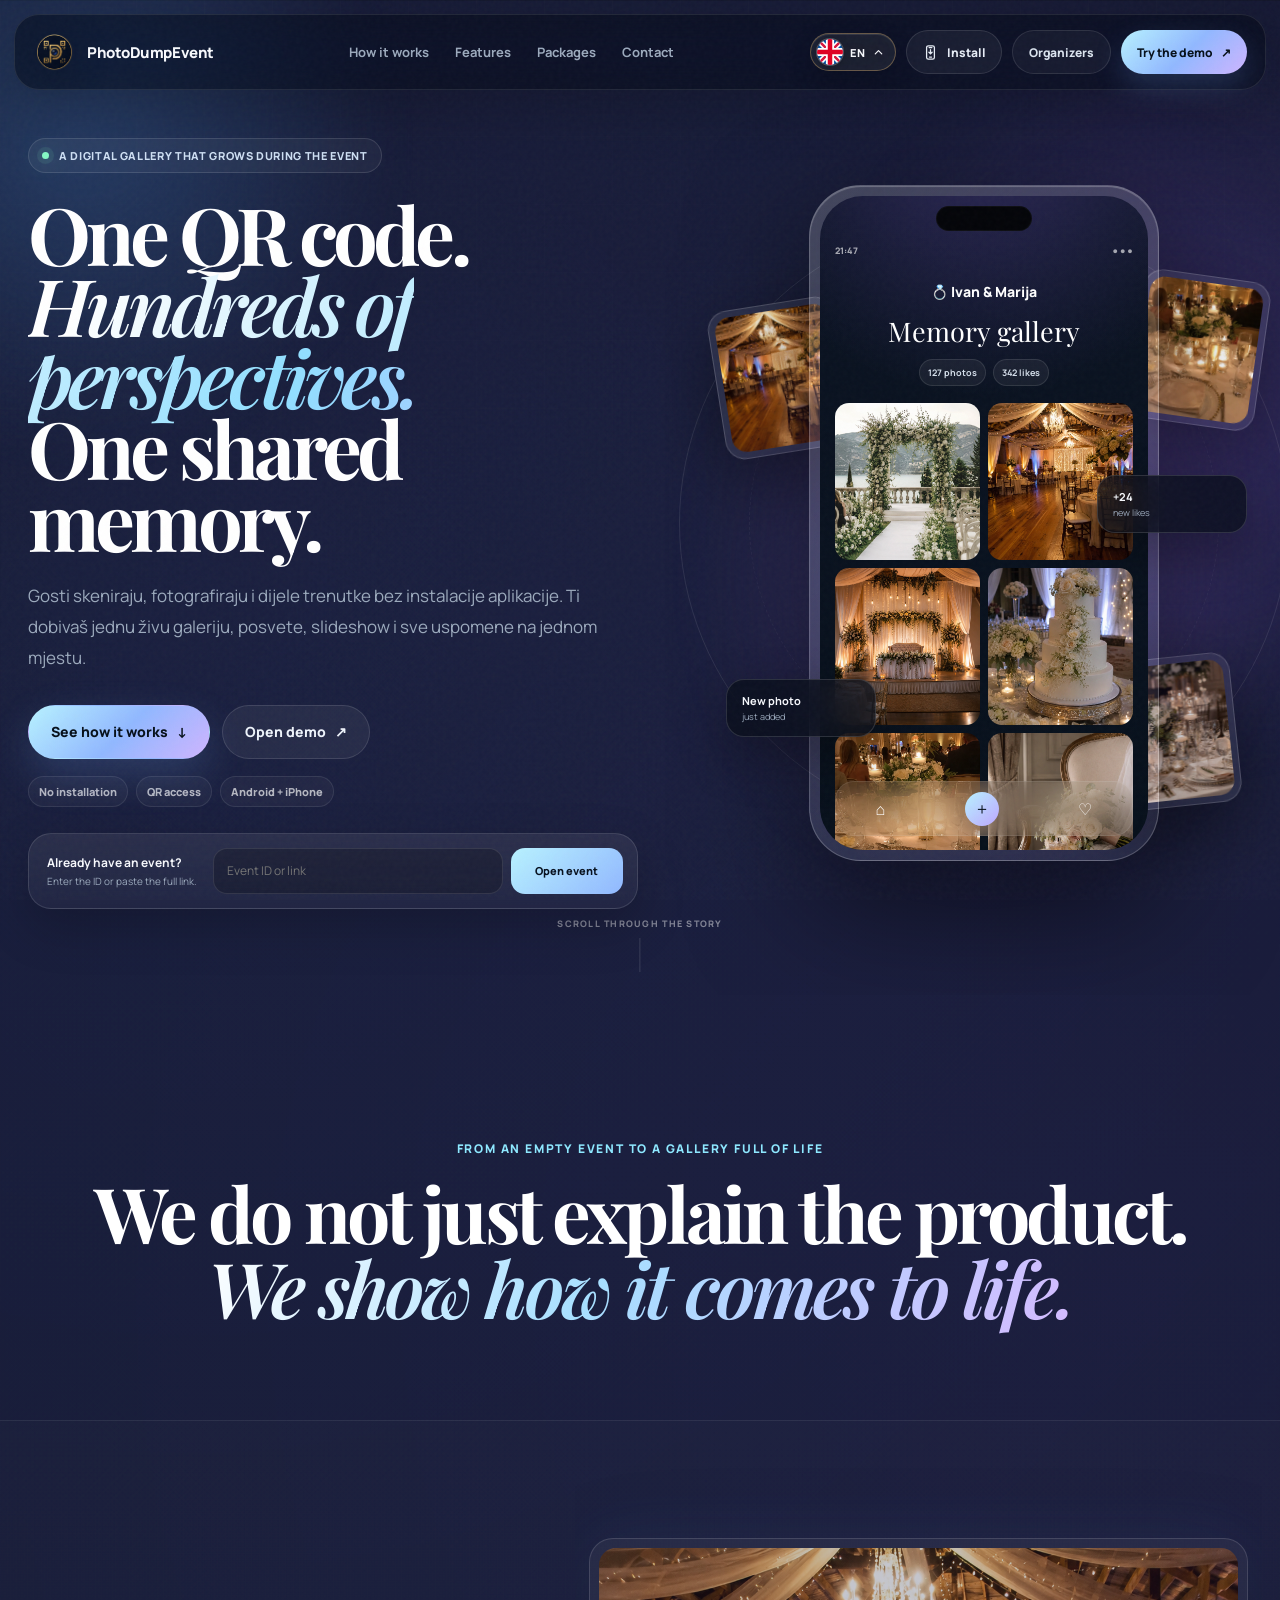
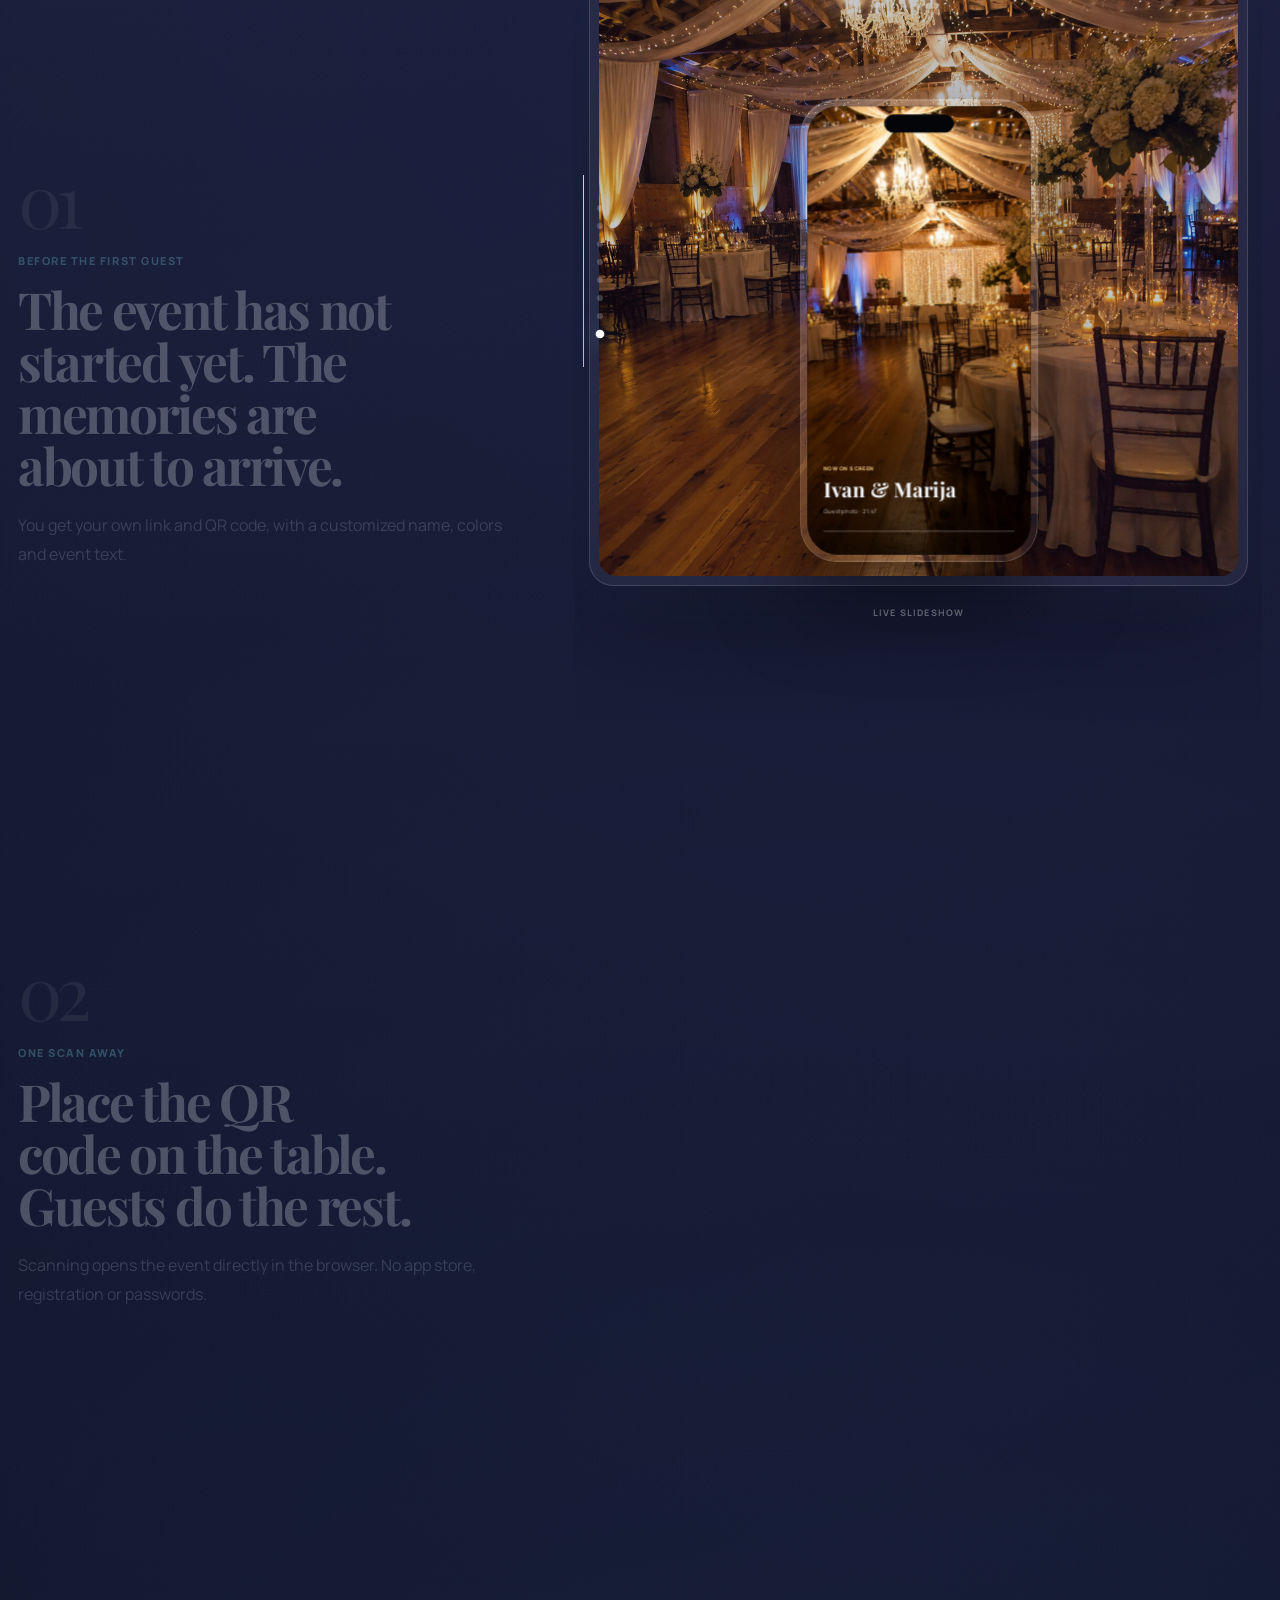
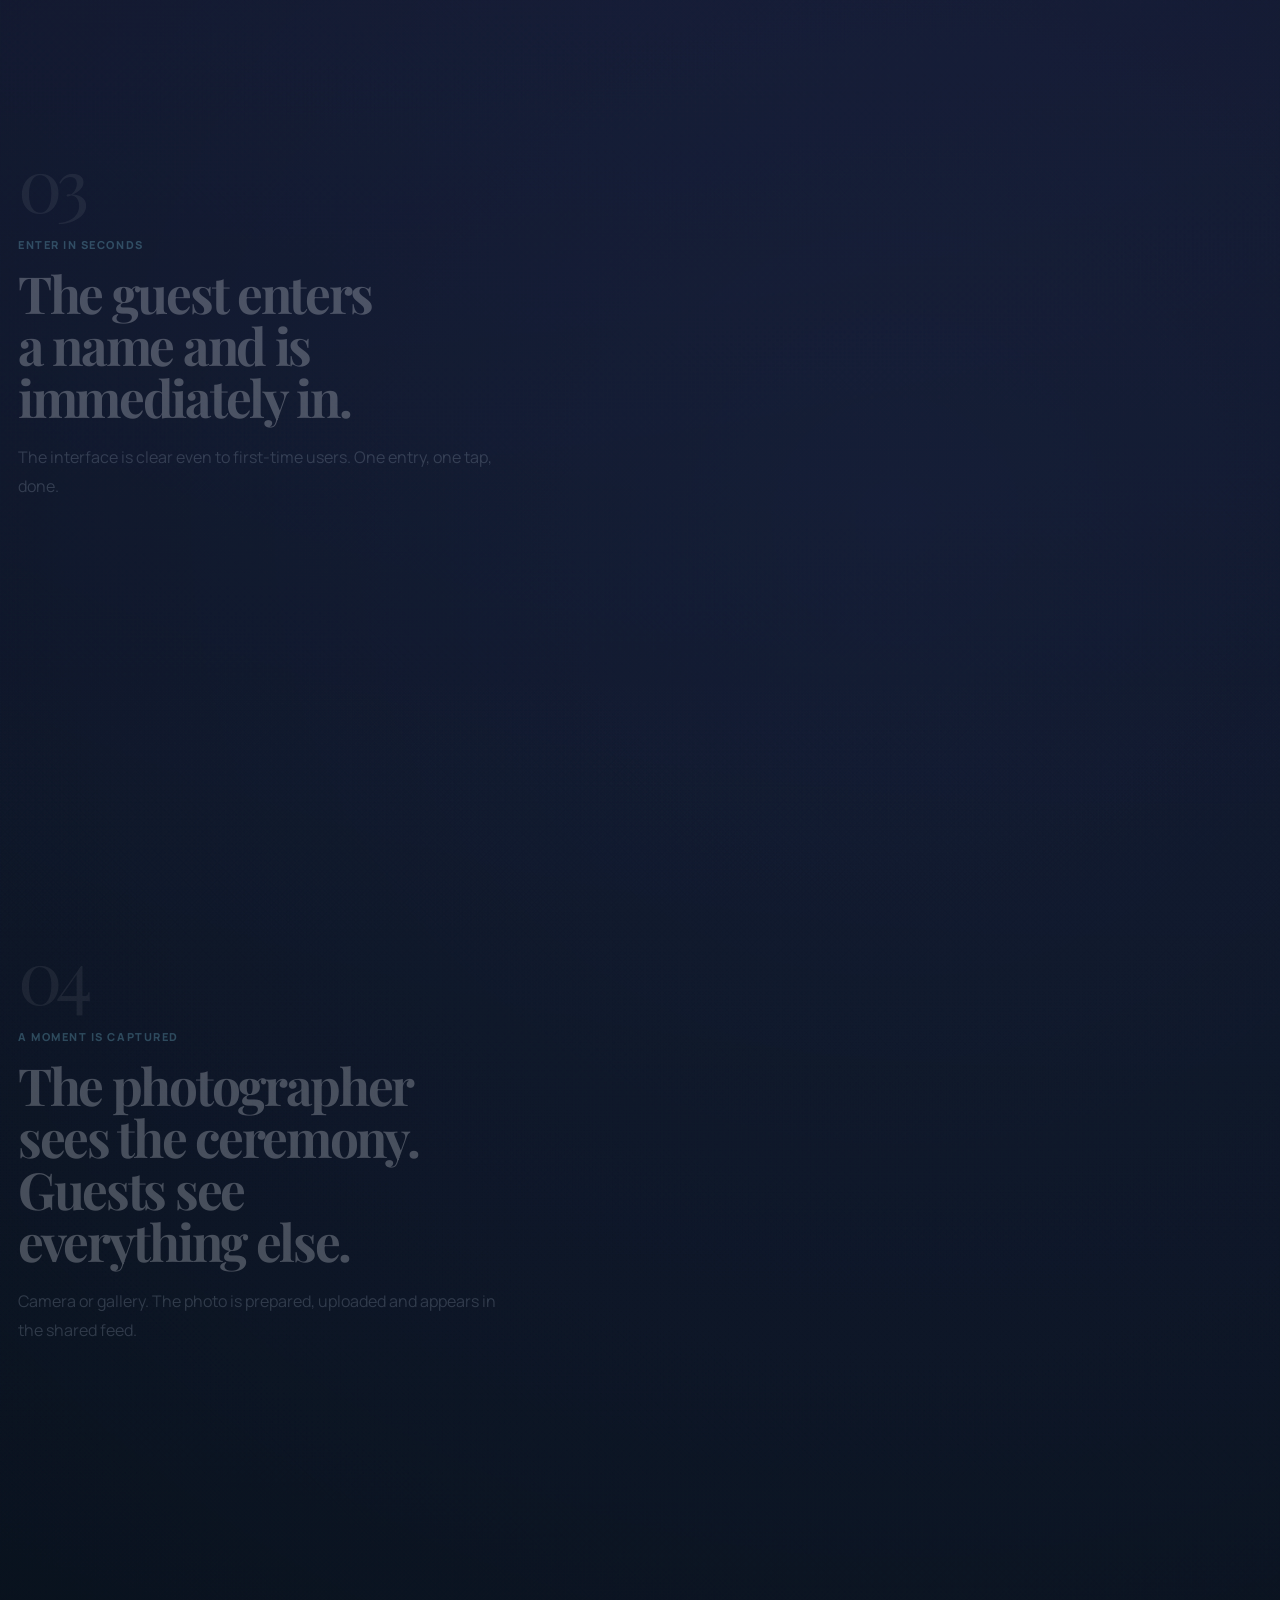
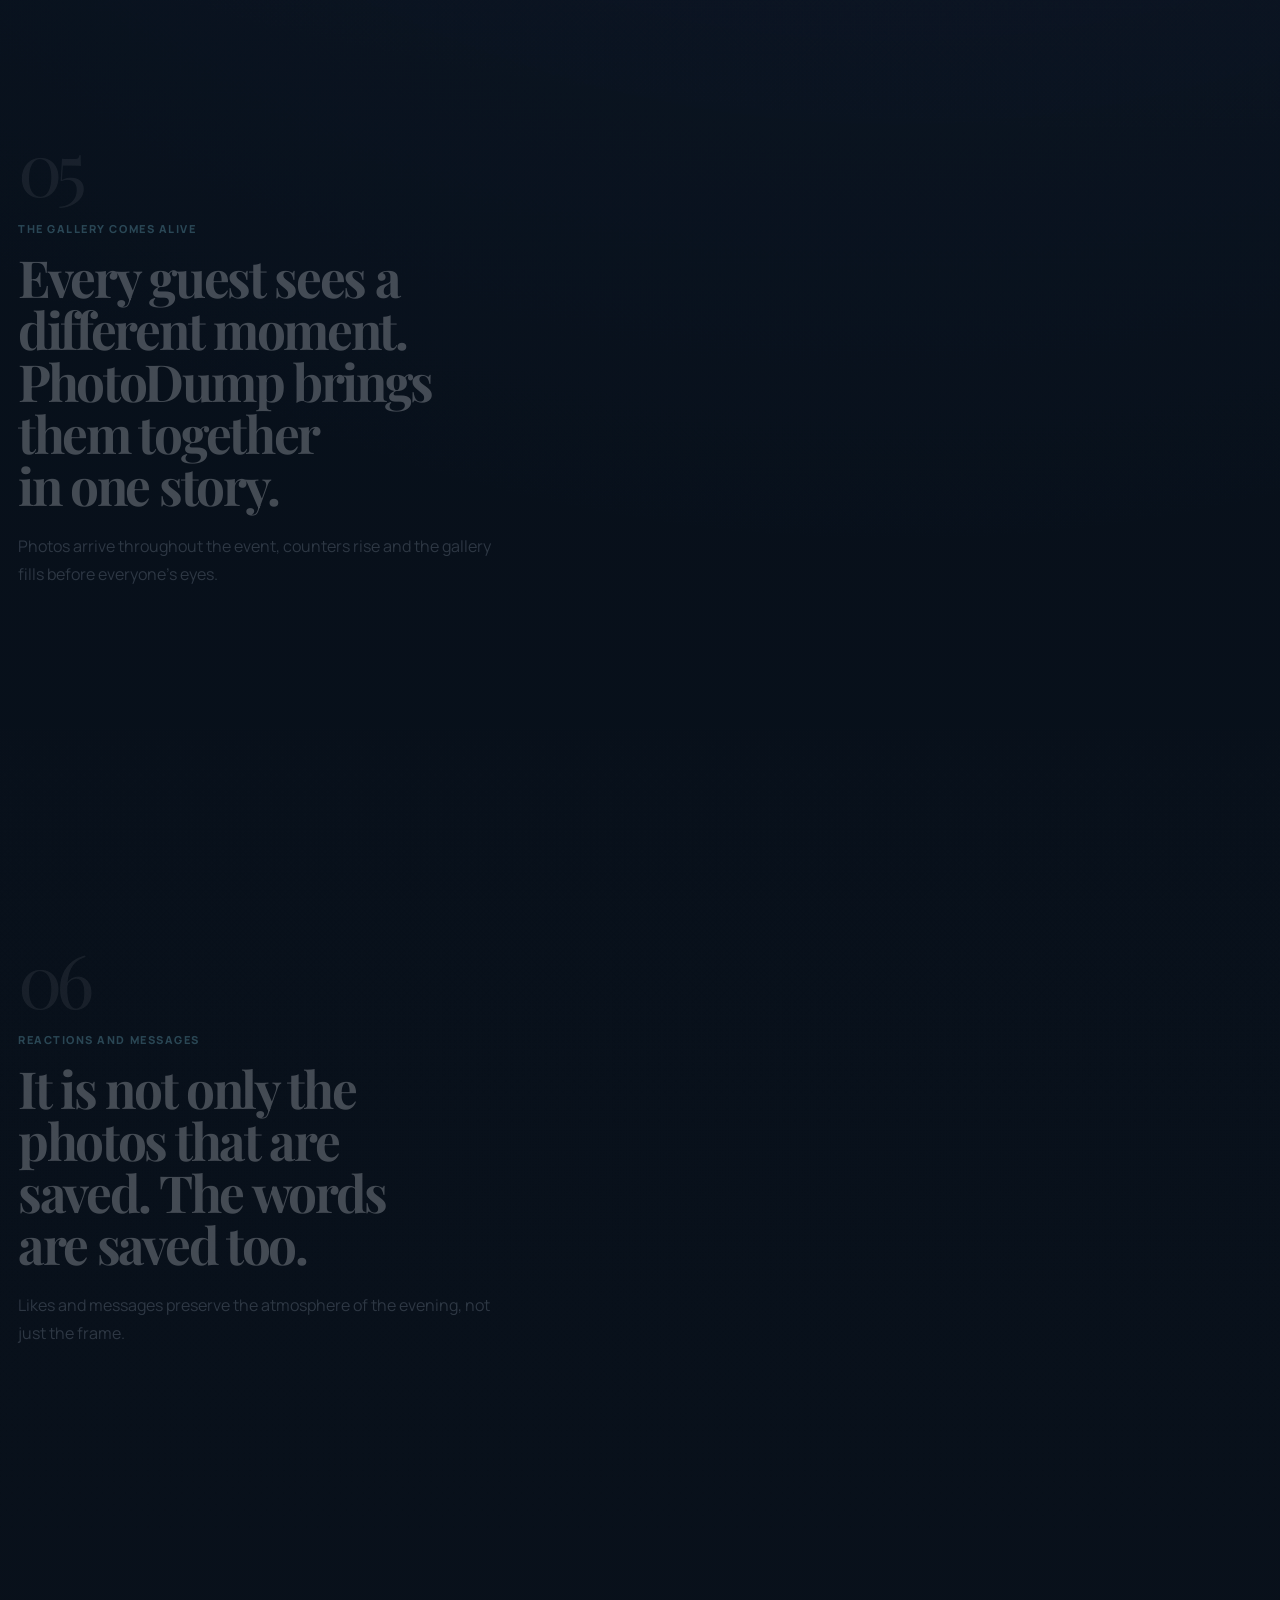
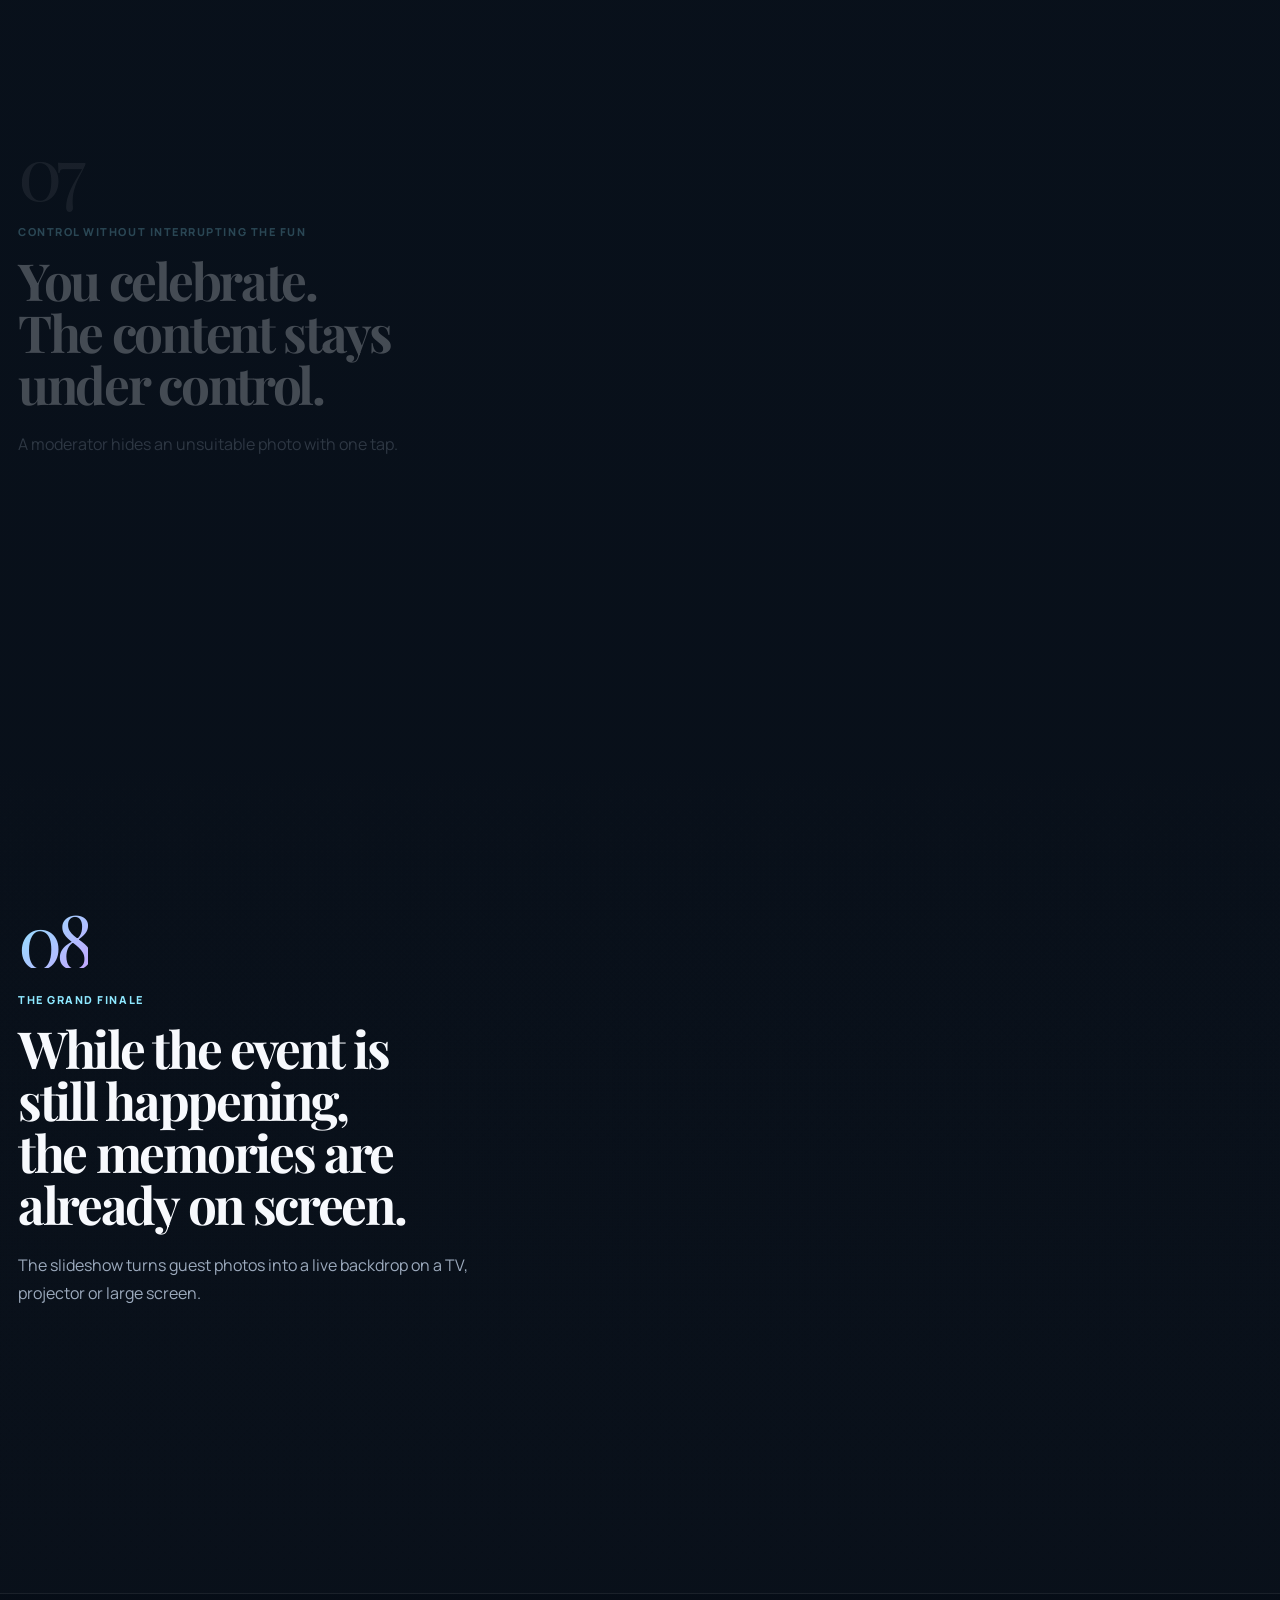
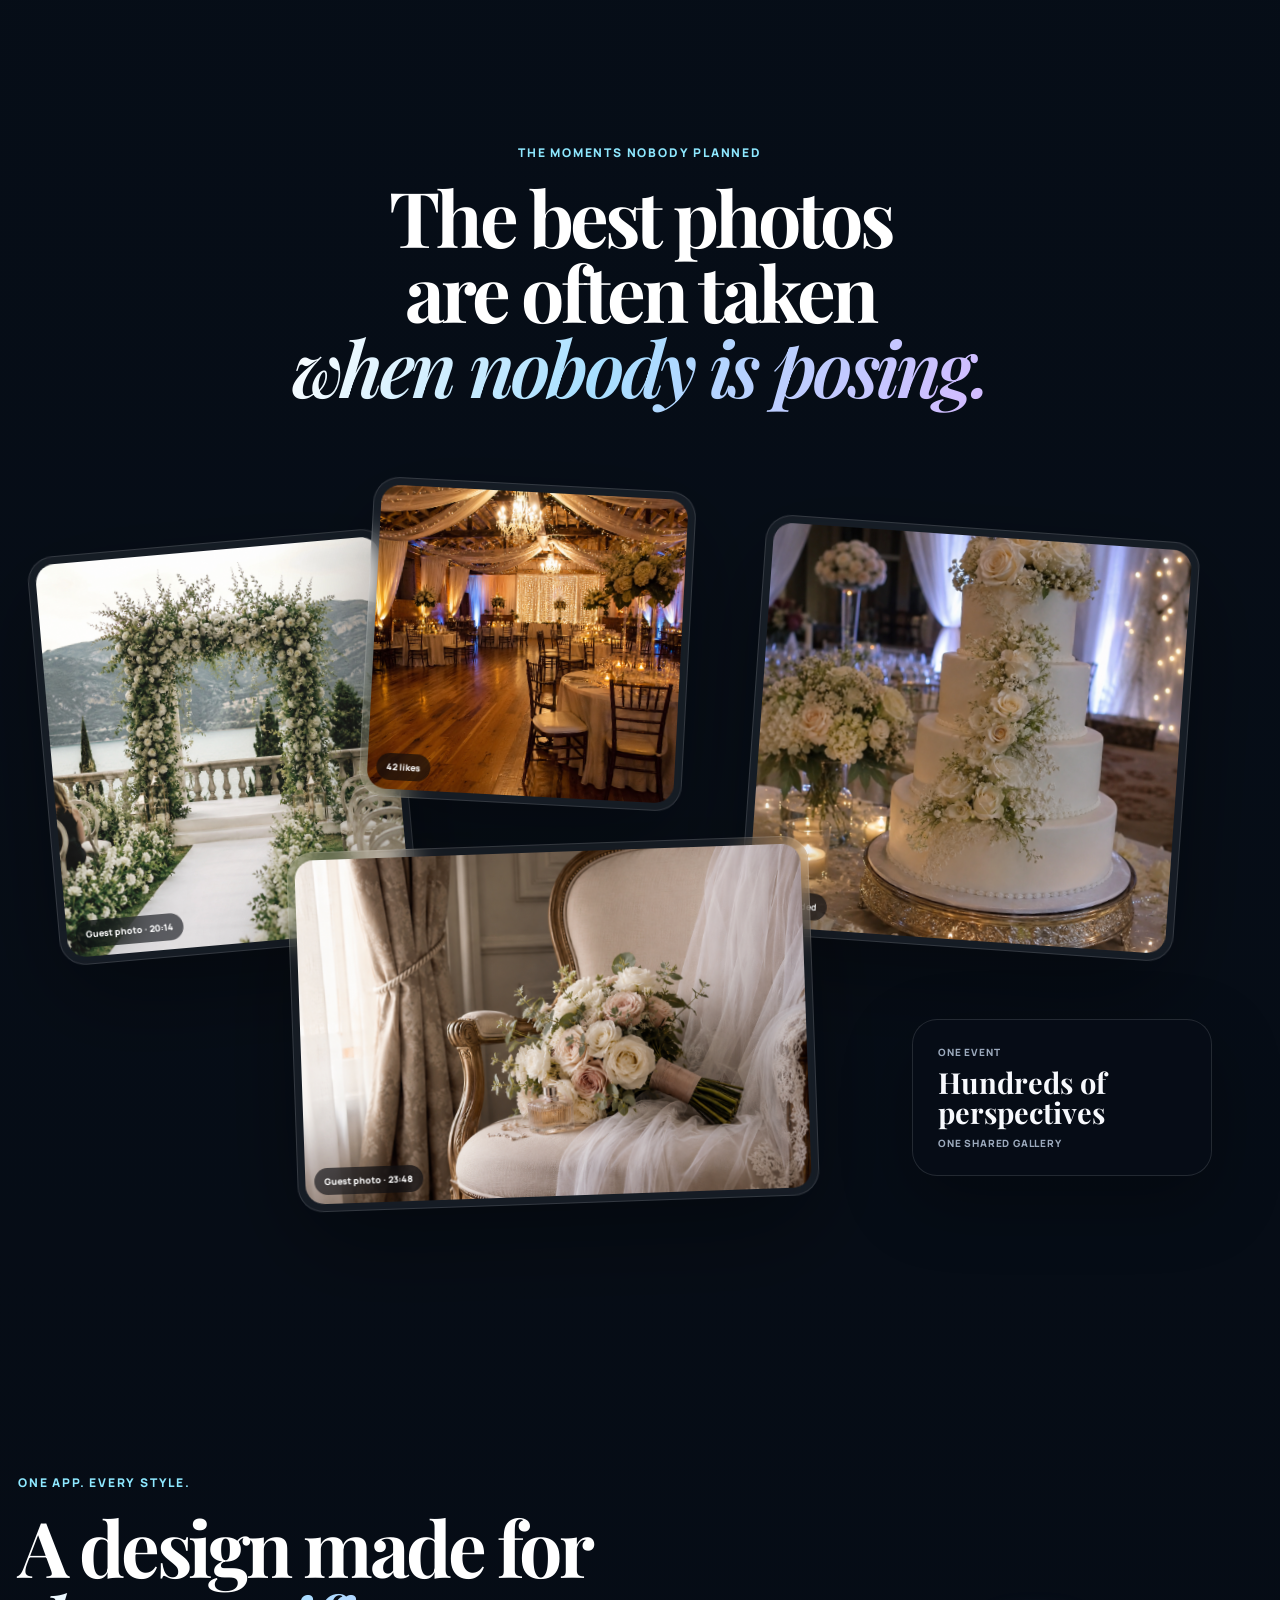
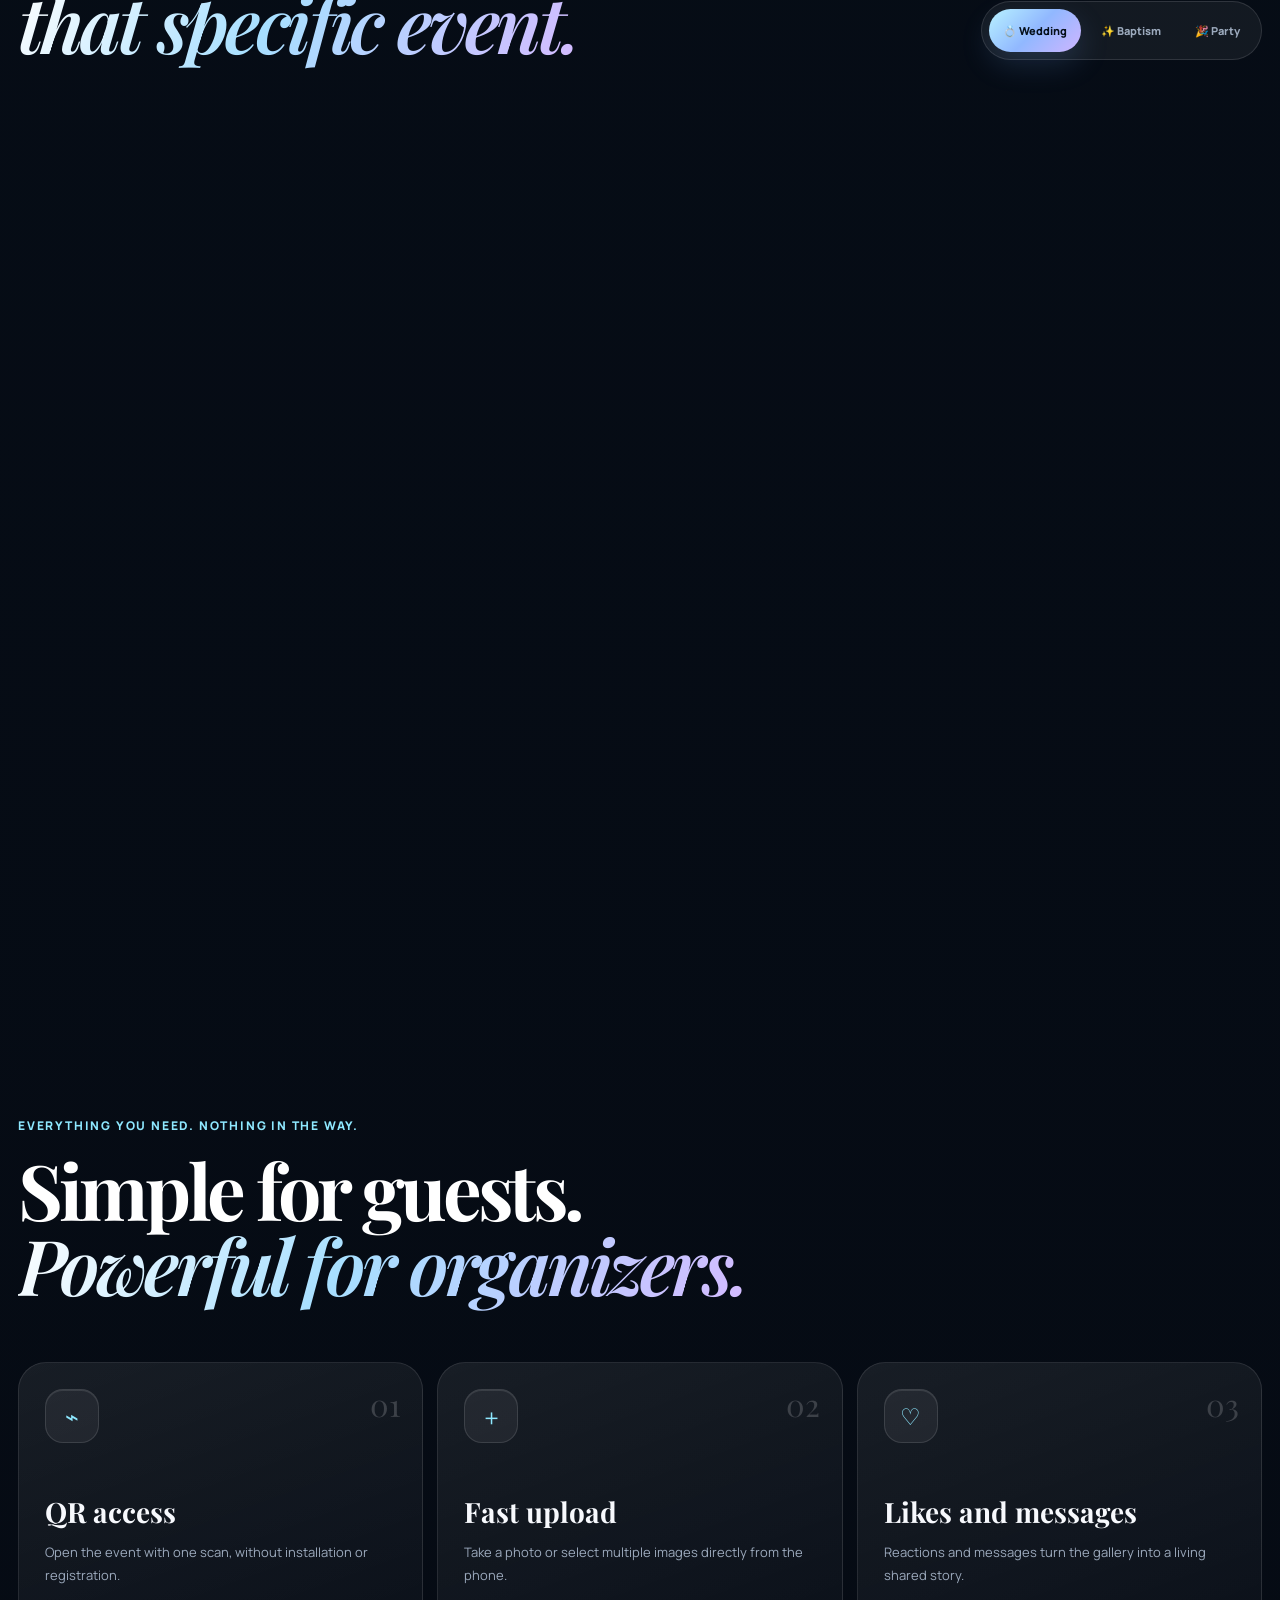
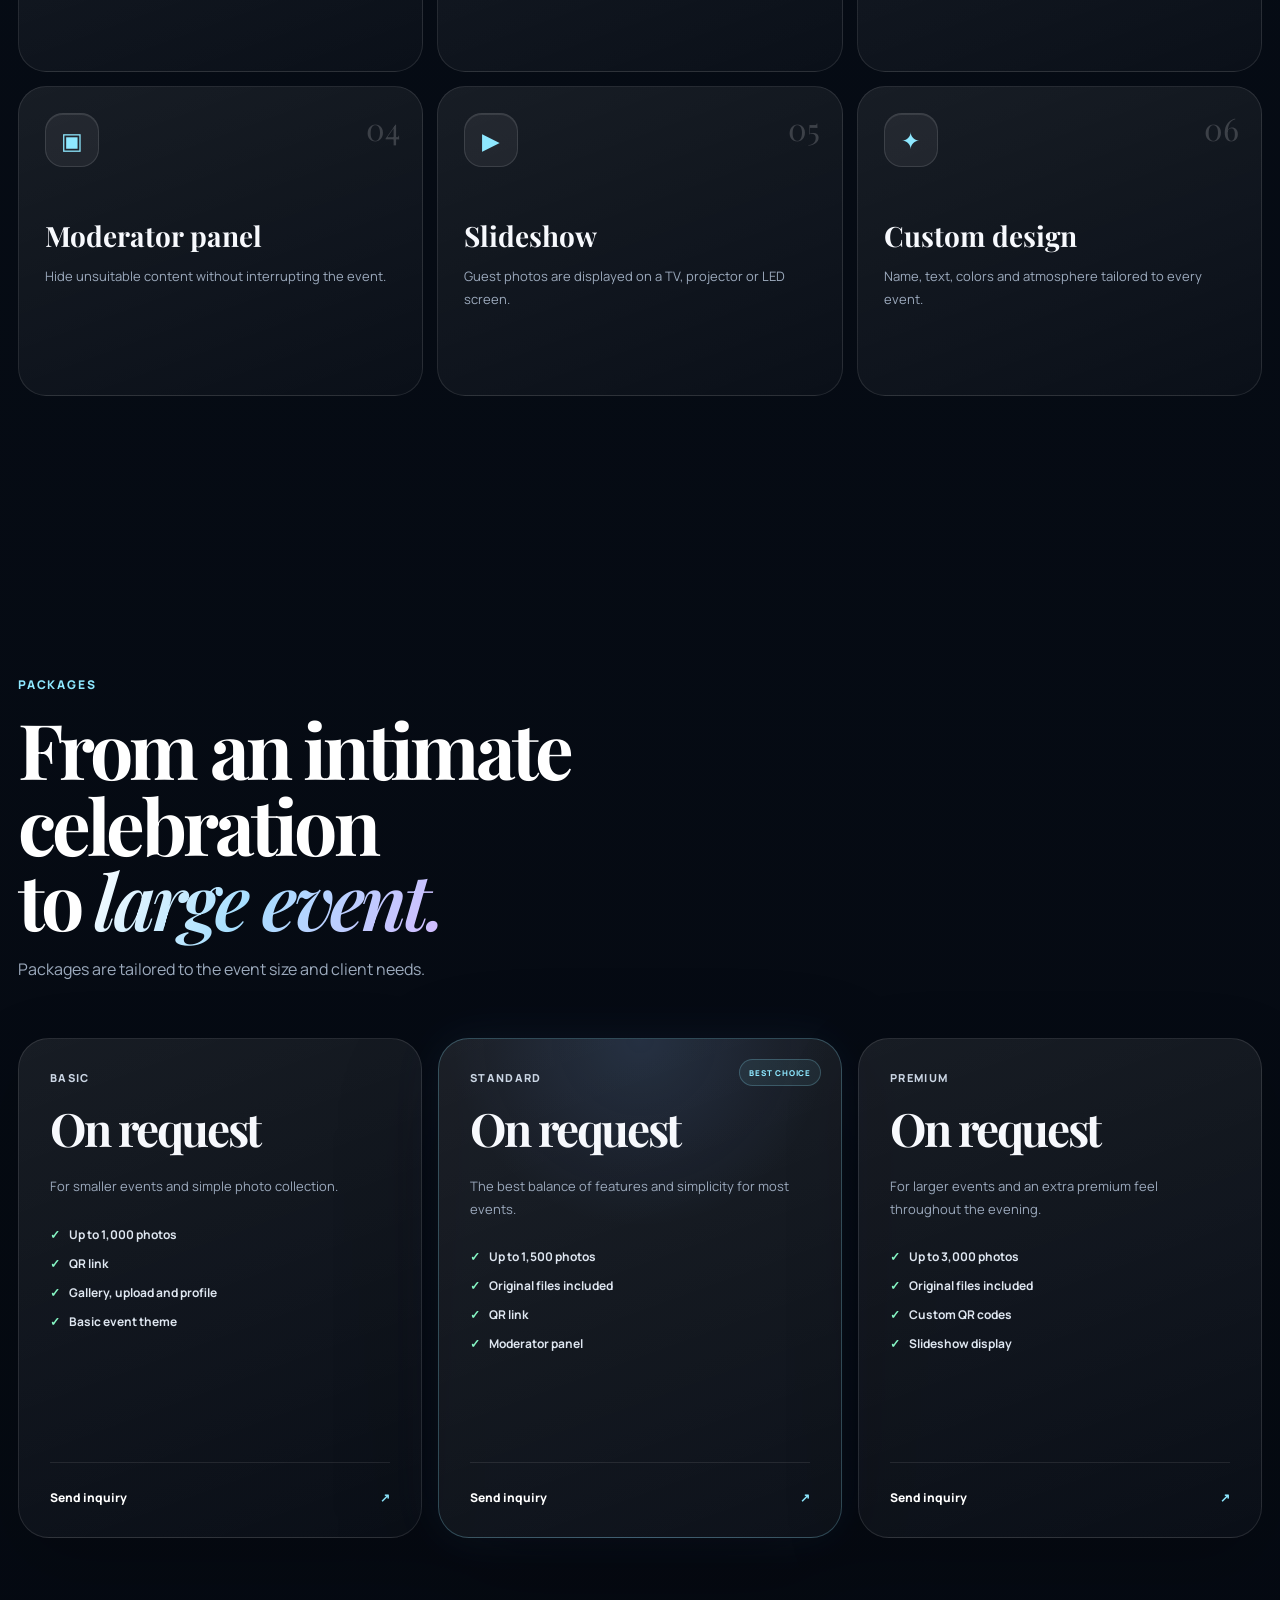
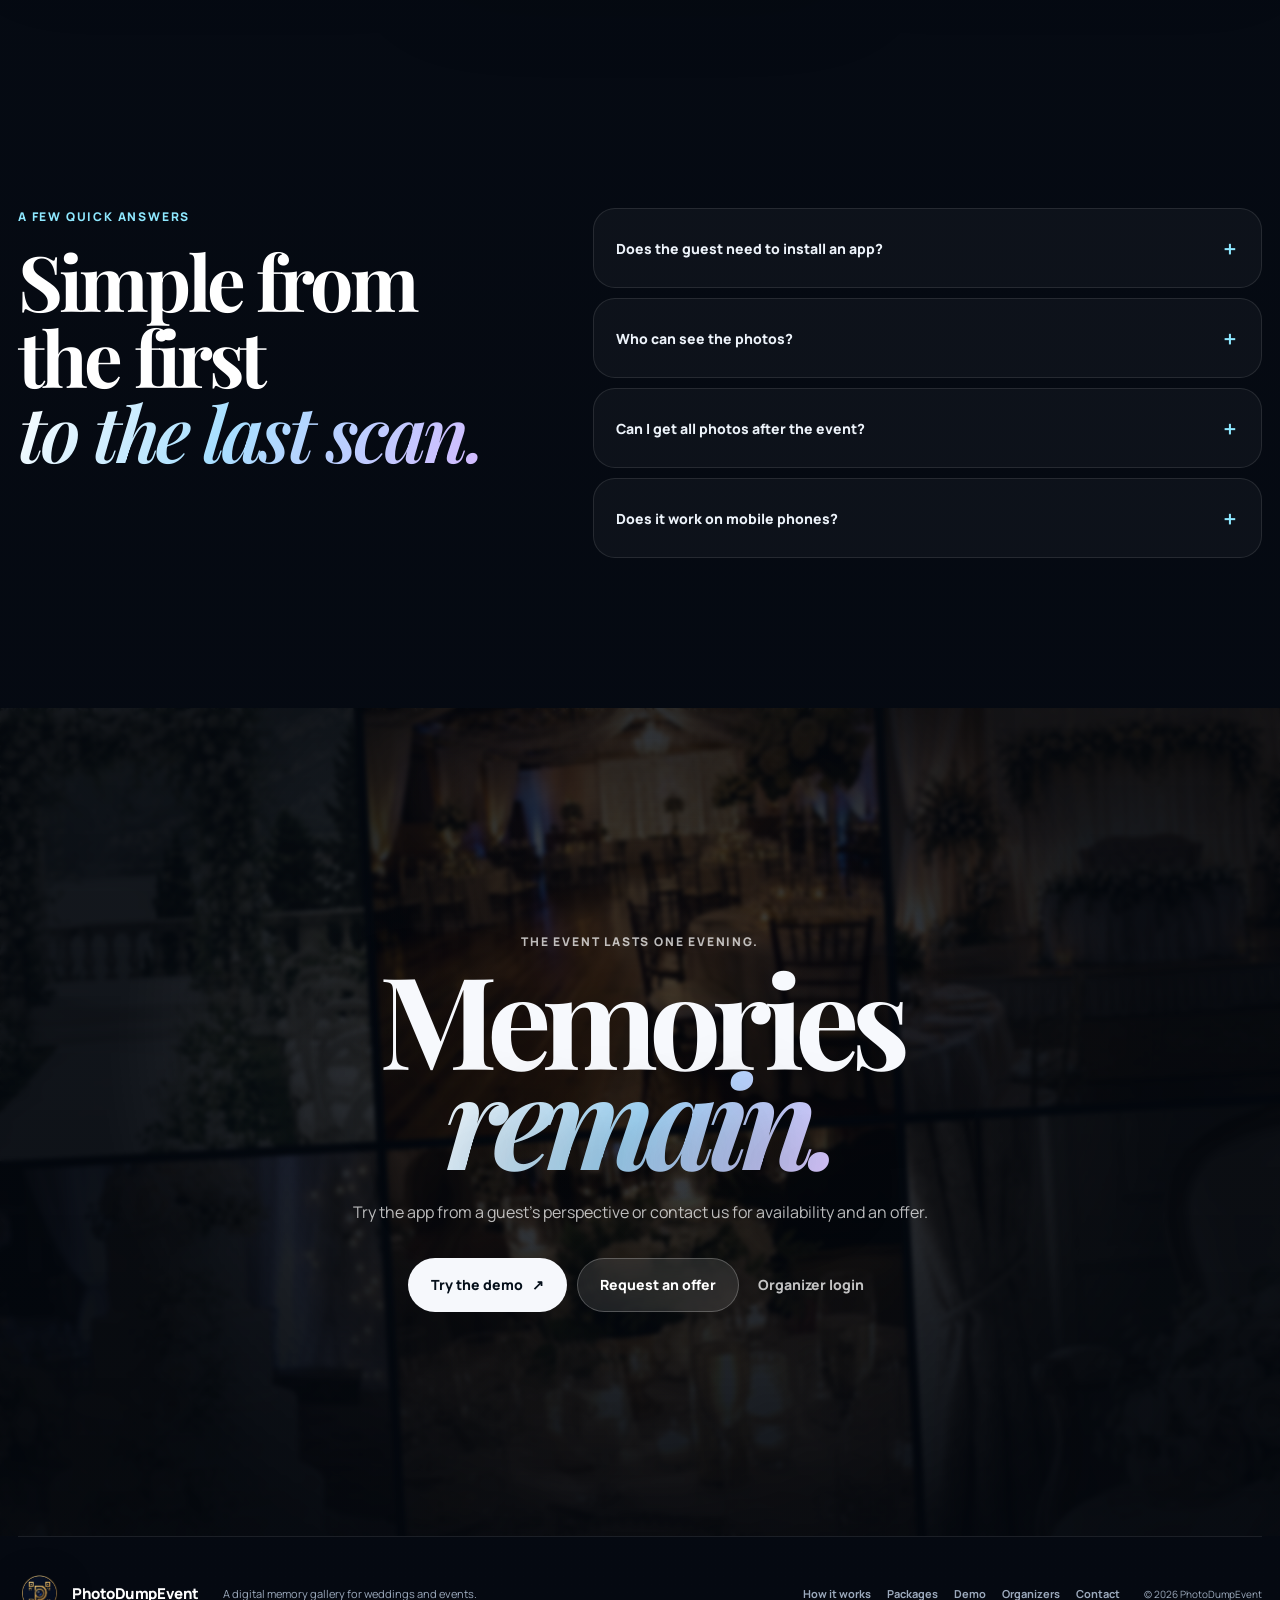
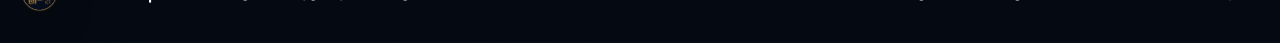
<file: index.html>
<!DOCTYPE html>
<html lang="hr">
<head>
  <meta charset="UTF-8">
  <meta name="viewport" content="width=device-width, initial-scale=1.0">

  <title>PhotoDumpEvent — QR galerija za vjenčanja i evente</title>
  <meta name="description" content="PhotoDumpEvent je QR galerija za vjenčanja, krštenja, rođendane i partye. Gosti bez instalacije dodaju fotografije, lajkaju trenutke i ostavljaju posvete.">
  <meta name="robots" content="index, follow">
  <meta name="author" content="PhotoDumpEvent">
  <link rel="canonical" href="https://photodumpeventi.com/">

  <meta name="color-scheme" content="dark">
  <meta name="theme-color" content="#050911">
  <meta name="apple-mobile-web-app-status-bar-style" content="black-translucent">

  <link rel="icon" type="image/png" href="/icon.png">
  <link rel="apple-touch-icon" href="/icon.png">

  <meta property="og:title" content="PhotoDumpEvent — QR galerija za evente">
  <meta property="og:description" content="Gosti skeniraju QR kod, dodaju fotografije i ostavljaju posvete. Sve uspomene s eventa na jednom mjestu.">
  <meta property="og:image" content="https://photodumpeventi.com/og-image.png">
  <meta property="og:url" content="https://photodumpeventi.com/">
  <meta property="og:type" content="website">
  <meta property="og:site_name" content="PhotoDumpEvent">
  <meta property="og:locale" content="hr_HR">

  <meta name="twitter:card" content="summary_large_image">
  <meta name="twitter:title" content="PhotoDumpEvent — QR galerija za evente">
  <meta name="twitter:description" content="QR galerija za vjenčanja, krštenja, rođendane i partye. Bez instalacije aplikacije.">
  <meta name="twitter:image" content="https://photodumpeventi.com/og-image.png">

  <link rel="preconnect" href="https://fonts.googleapis.com">
  <link rel="preconnect" href="https://fonts.gstatic.com" crossorigin>
  <link href="https://fonts.googleapis.com/css2?family=Manrope:wght@400;500;600;700;800&family=Playfair+Display:ital,wght@0,600;0,700;1,600&display=swap" rel="stylesheet">
  <link rel="stylesheet" href="/index.css">
  <link rel="stylesheet" href="/install-help.css">

  <script>
    const params = new URLSearchParams(window.location.search);
    const eventParam = params.get("event");

    if (eventParam) {
      localStorage.setItem("eventId", eventParam);

      if (eventParam.toLowerCase() === "demo") {
        window.location.replace("/demo.html?event=demo");
      } else {
        window.location.replace(
          "/event.html?event=" + encodeURIComponent(eventParam)
        );
      }
    }
  </script>
  <link rel="stylesheet" href="/i18n.css">
  <script src="/i18n.js"></script>
</head>

<body data-pde-page="index">
  <div class="page-noise" aria-hidden="true"></div>
  <div class="cursor-glow" id="cursorGlow" aria-hidden="true"></div>

  <header class="site-header" id="siteHeader">
    <a href="/" class="logo" aria-label="PhotoDumpEvent početna">
      <span class="logo-icon"><img src="/icon.png" alt=""></span>
      <strong>PhotoDumpEvent</strong>
    </a>

    <nav class="desktop-nav" aria-label="Glavna navigacija">
      <a href="#prica">Kako radi</a>
      <a href="#mogucnosti">Mogućnosti</a>
      <a href="#paketi">Paketi</a>
      <a href="#kontakt">Kontakt</a>
    </nav>

    <div class="desktop-actions">
      <button type="button" class="pde-install-trigger install-header-btn" data-install-open>
        <svg viewBox="0 0 24 24" fill="none" aria-hidden="true"><rect x="6.5" y="2.5" width="11" height="19" rx="2.5" stroke="currentColor" stroke-width="1.8"/><path d="M10 5h4M10.5 18.5h3" stroke="currentColor" stroke-width="1.8" stroke-linecap="round"/><path d="M12 8v6m0 0-2.3-2.3M12 14l2.3-2.3" stroke="currentColor" stroke-width="1.8" stroke-linecap="round" stroke-linejoin="round"/></svg>
        <span>Instaliraj</span>
      </button>
      <a href="/login.html" class="header-login">Organizatori</a>
      <a href="/demo.html" class="header-cta">Isprobaj demo <span>↗</span></a>
    </div>

    <button class="menu-toggle" id="menuToggle" type="button" aria-label="Otvori izbornik" aria-expanded="false">
      <span></span><span></span><span></span>
    </button>
  </header>

  <div class="mobile-menu-backdrop" id="mobileMenuBackdrop"></div>
  <aside class="mobile-menu" id="mobileMenu" aria-label="Mobilni izbornik">
    <div class="mobile-menu-top">
      <div class="mobile-menu-title">Izbornik</div>
      <button class="mobile-menu-close" id="mobileMenuClose" type="button" aria-label="Zatvori izbornik">✕</button>
    </div>
    <nav class="mobile-nav">
      <a href="#prica">Kako radi</a>
      <a href="#mogucnosti">Mogućnosti</a>
      <a href="#paketi">Paketi</a>
      <a href="#kontakt">Kontakt</a>
      <a href="/login.html">Prijava organizatora</a>
    </nav>
    <button type="button" class="pde-install-trigger mobile-install-btn" data-install-open>
      <svg viewBox="0 0 24 24" fill="none" aria-hidden="true"><rect x="6.5" y="2.5" width="11" height="19" rx="2.5" stroke="currentColor" stroke-width="1.8"/><path d="M10 5h4M10.5 18.5h3" stroke="currentColor" stroke-width="1.8" stroke-linecap="round"/><path d="M12 8v6m0 0-2.3-2.3M12 14l2.3-2.3" stroke="currentColor" stroke-width="1.8" stroke-linecap="round" stroke-linejoin="round"/></svg>
      <span>Instaliraj aplikaciju</span>
    </button>
    <a href="/demo.html" class="btn btn-primary btn-full">Isprobaj demo</a>
  </aside>

  <main>
    <section class="hero" id="top">
      <div class="hero-aurora hero-aurora-a" aria-hidden="true"></div>
      <div class="hero-aurora hero-aurora-b" aria-hidden="true"></div>
      <div class="hero-grid" aria-hidden="true"></div>

      <div class="hero-copy">
        <div class="eyebrow"><span class="eyebrow-dot"></span> Digitalna galerija koja raste tijekom eventa</div>
        <h1>
          Jedan QR kod.<br>
          <em>Stotine pogleda.</em><br>
          Jedna uspomena.
        </h1>
        <p class="hero-text">
          Gosti skeniraju, fotografiraju i dijele trenutke bez instalacije aplikacije.
          Ti dobivaš jednu živu galeriju, posvete, slideshow i sve uspomene na jednom mjestu.
        </p>

        <div class="hero-actions">
          <a href="#prica" class="btn btn-primary">Doživi kako radi <span>↓</span></a>
          <a href="/demo.html" class="btn btn-ghost">Otvori demo <span>↗</span></a>
        </div>

        <div class="hero-proof-row" aria-label="Glavne prednosti">
          <span>Bez instalacije</span>
          <span>QR pristup</span>
          <span>Android + iPhone</span>
        </div>

        <div class="event-jump" id="demo">
          <div class="event-jump-copy">
            <strong>Već imaš event?</strong>
            <small>Upiši ID ili zalijepi cijeli link.</small>
          </div>
          <div class="event-jump-row">
            <input type="text" id="eventCode" placeholder="Event ID ili link" autocomplete="off">
            <button type="button" onclick="openEventFromInput()">Otvori event</button>
          </div>
        </div>
      </div>

      <div class="hero-art" aria-label="Animirani prikaz PhotoDumpEvent aplikacije">
        <div class="hero-orbit orbit-one"></div>
        <div class="hero-orbit orbit-two"></div>

        <div class="hero-photo hero-photo-a"><img src="assets/demo/2.png" alt=""></div>
        <div class="hero-photo hero-photo-b"><img src="assets/demo/5.png" alt=""></div>
        <div class="hero-photo hero-photo-c"><img src="assets/demo/7.png" alt=""></div>

        <div class="hero-phone-shell">
          <div class="hero-phone-glow"></div>
          <div class="phone-frame hero-phone">
            <div class="phone-island"></div>
            <div class="phone-screen hero-screen">
              <div class="hero-screen-header">
                <span>21:47</span><span>● ● ●</span>
              </div>
              <div class="hero-screen-event">💍 Ivan & Marija</div>
              <div class="hero-screen-title">Galerija uspomena</div>
              <div class="hero-screen-stats"><span>127 fotki</span><span>342 srca</span></div>
              <div class="hero-screen-grid">
                <img src="assets/demo/1.png" alt="">
                <img src="assets/demo/2.png" alt="">
                <img src="assets/demo/3.png" alt="">
                <img src="assets/demo/4.png" alt="">
                <img src="assets/demo/5.png" alt="">
                <img src="assets/demo/6.png" alt="">
              </div>
              <div class="hero-screen-nav"><span>⌂</span><span class="nav-plus">＋</span><span>♡</span></div>
            </div>
          </div>
        </div>

        <div class="hero-float-card hero-float-upload"><b>Nova fotografija</b><span>upravo dodano</span></div>
        <div class="hero-float-card hero-float-heart"><b>+24</b><span>nova srca</span></div>
      </div>

      <a class="scroll-cue" href="#prica" aria-label="Nastavi skrolati">
        <span>Scrollaj priču</span>
        <i></i>
      </a>
    </section>

    <section class="story-intro section-shell" id="prica">
      <p class="section-kicker reveal">Od praznog eventa do galerije pune života</p>
      <h2 class="display-title reveal">Ne objašnjavamo proizvod.<br><em>Pokazujemo kako nastaje.</em></h2>
    </section>

    <section class="story" id="kako-radi">
      <div class="story-layout">
        <div class="story-copy-column">
          <article class="story-step" data-scene="0">
            <span class="story-index">01</span>
            <p class="story-kicker">Prije prvog gosta</p>
            <h3>Event još nije počeo. Uspomene samo što nisu stigle.</h3>
            <p>Dobivaš vlastiti link i QR kod, prilagođen naziv, boje i tekstove eventa.</p>
          </article>

          <article class="story-step" data-scene="1">
            <span class="story-index">02</span>
            <p class="story-kicker">Jedan pokret kamerom</p>
            <h3>Postavi QR kod na stol. Ostalo rade gosti.</h3>
            <p>Skeniranje otvara event direktno u pregledniku. Nema trgovine aplikacija, registracije ni lozinki.</p>
          </article>

          <article class="story-step" data-scene="2">
            <span class="story-index">03</span>
            <p class="story-kicker">Ulazak u nekoliko sekundi</p>
            <h3>Gost upiše ime i odmah je unutra.</h3>
            <p>Sučelje je jasno i ljudima koji aplikaciju vide prvi put. Jedan unos, jedan dodir, gotovo.</p>
          </article>

          <article class="story-step" data-scene="3">
            <span class="story-index">04</span>
            <p class="story-kicker">Trenutak nastaje</p>
            <h3>Fotograf vidi ceremoniju. Gosti vide sve ostalo.</h3>
            <p>Kamera ili galerija. Fotografija se pripremi, prenese i pojavi u zajedničkom feedu.</p>
          </article>

          <article class="story-step" data-scene="4">
            <span class="story-index">05</span>
            <p class="story-kicker">Galerija živi</p>
            <h3>Svaki gost vidi drugi trenutak. PhotoDump ih spaja u jednu priču.</h3>
            <p>Fotografije stižu tijekom eventa, brojači rastu, a galerija se puni pred očima svih gostiju.</p>
          </article>

          <article class="story-step" data-scene="5">
            <span class="story-index">06</span>
            <p class="story-kicker">Reakcije i posvete</p>
            <h3>Nisu spremljene samo fotografije. Spremljene su i riječi.</h3>
            <p>Lajkovi, poruke i posvete čuvaju atmosferu večeri, ne samo kadar.</p>
          </article>

          <article class="story-step" data-scene="6">
            <span class="story-index">07</span>
            <p class="story-kicker">Kontrola bez prekidanja zabave</p>
            <h3>Vi slavite. Sadržaj je i dalje pod kontrolom.</h3>
            <p>Moderator jednim dodirom skriva fotografiju koja ne pripada javnoj galeriji.</p>
          </article>

          <article class="story-step" data-scene="7">
            <span class="story-index">08</span>
            <p class="story-kicker">Veliko finale</p>
            <h3>Dok event još traje, uspomene se već prikazuju.</h3>
            <p>Slideshow pretvara fotografije gostiju u živu kulisu na televizoru, projektoru ili velikom ekranu.</p>
          </article>
        </div>

        <div class="story-stage-column">
          <div class="story-stage" id="storyStage" data-scene="0">
            <div class="stage-ambient stage-ambient-one"></div>
            <div class="stage-ambient stage-ambient-two"></div>
            <div class="stage-number" id="stageNumber">01</div>

            <div class="stage-progress" aria-hidden="true">
              <span class="stage-progress-line"><i id="storyProgress"></i></span>
              <div class="stage-progress-dots">
                <button data-go-scene="0" aria-label="Scena 1"></button>
                <button data-go-scene="1" aria-label="Scena 2"></button>
                <button data-go-scene="2" aria-label="Scena 3"></button>
                <button data-go-scene="3" aria-label="Scena 4"></button>
                <button data-go-scene="4" aria-label="Scena 5"></button>
                <button data-go-scene="5" aria-label="Scena 6"></button>
                <button data-go-scene="6" aria-label="Scena 7"></button>
                <button data-go-scene="7" aria-label="Scena 8"></button>
              </div>
            </div>

            <div class="stage-qr-card">
              <span class="qr-label">Skeniraj za ulaz</span>
              <div class="stage-qr-box"><img src="assets/qr-photodumpeventi-demo.png" alt="QR kod za demo"></div>
              <strong>Ivan & Marija</strong>
              <small>12. 09. 2026.</small>
              <div class="scan-line"></div>
            </div>

            <div class="phone-frame story-phone">
              <div class="phone-island"></div>
              <div class="phone-screen">
                <div class="phone-status"><span>21:47</span><span>● ● ●</span></div>

                <div class="story-screen screen-empty">
                  <div class="empty-mark">✦</div>
                  <span>PhotoDumpEvent</span>
                  <h4>Ivan & Marija</h4>
                  <p>Galerija čeka prve uspomene.</p>
                </div>

                <div class="story-screen screen-welcome">
                  <div class="welcome-glow"></div>
                  <span class="screen-badge">Dobrodošli</span>
                  <h4>Ivan & Marija</h4>
                  <p>Podijelite trenutke koje ćemo pamtiti cijeli život.</p>
                  <div class="screen-fake-button">Uđi u event</div>
                </div>

                <div class="story-screen screen-entry">
                  <span class="screen-badge">Još samo jedan korak</span>
                  <h4>Kako se zoveš?</h4>
                  <div class="fake-input"><span class="typed-name">Ivana Horvat</span><i></i></div>
                  <div class="screen-fake-button">Uđi u galeriju</div>
                  <small>Bez registracije i instalacije.</small>
                </div>

                <div class="story-screen screen-camera">
                  <img class="camera-photo" src="assets/demo/7.png" alt="Fotografija s eventa">
                  <div class="camera-ui-top"><span>×</span><span>FLASH AUTO</span><span>•••</span></div>
                  <div class="focus-frame"></div>
                  <div class="camera-ui-bottom"><span>▧</span><button aria-label="Fotografiraj"></button><span>↻</span></div>
                  <div class="camera-flash"></div>
                  <div class="upload-pill"><span>✓</span> Fotografija dodana</div>
                </div>

                <div class="story-screen screen-gallery">
                  <div class="gallery-head">
                    <div><small>Galerija uspomena</small><strong>Ivan & Marija</strong></div>
                    <span class="live-pill"><i></i> UŽIVO</span>
                  </div>
                  <div class="gallery-stats"><span><b id="photoCount">127</b> fotki</span><span><b>18</b> posveta</span><span><b>342</b> srca</span></div>
                  <div class="gallery-grid">
                    <figure><img src="assets/demo/1.png" alt=""><span>♥ 32</span></figure>
                    <figure><img src="assets/demo/2.png" alt=""><span>♥ 18</span></figure>
                    <figure><img src="assets/demo/3.png" alt=""><span>♥ 41</span></figure>
                    <figure><img src="assets/demo/4.png" alt=""><span>♥ 26</span></figure>
                    <figure class="moderated-photo"><img src="assets/demo/5.png" alt=""><span>♥ 12</span><i>Sakriveno</i></figure>
                    <figure><img src="assets/demo/6.png" alt=""><span>♥ 54</span></figure>
                  </div>
                  <div class="gallery-nav"><span>⌂</span><span class="gallery-add">＋</span><span>♡</span></div>
                </div>

                <div class="story-screen screen-messages">
                  <span class="screen-badge">Posvete gostiju</span>
                  <h4>Riječi koje ostaju.</h4>
                  <div class="message-stack">
                    <div class="message-card"><b>Marija</b><p>Želimo vam cijeli život ovakvih osmijeha 🤍</p></div>
                    <div class="message-card"><b>Ivan</b><p>Hvala na večeri koju ćemo dugo pamtiti!</p></div>
                    <div class="message-card"><b>Petra</b><p>Najbolji party ove godine 🔥</p></div>
                  </div>
                </div>

                <div class="story-screen screen-slideshow">
                  <img src="assets/demo/2.png" alt="Slideshow fotografija">
                  <div class="slideshow-shade"></div>
                  <div class="slideshow-copy"><small>TRENUTNO NA EKRANU</small><strong>Ivan & Marija</strong><span>Fotografija gosta · 21:47</span></div>
                  <div class="slideshow-progress"><i></i></div>
                </div>
              </div>
            </div>

            <div class="orbit-photo orbit-photo-a"><img src="assets/demo/1.png" alt=""></div>
            <div class="orbit-photo orbit-photo-b"><img src="assets/demo/3.png" alt=""></div>
            <div class="orbit-photo orbit-photo-c"><img src="assets/demo/5.png" alt=""></div>
            <div class="orbit-photo orbit-photo-d"><img src="assets/demo/6.png" alt=""></div>

            <div class="stage-like stage-like-a">♥ <b>+1</b></div>
            <div class="stage-like stage-like-b">♥ <b>+12</b></div>
            <div class="stage-like stage-like-c">♥ <b>+42</b></div>

            <div class="moderation-toast"><span>✓</span><div><b>Fotografija skrivena</b><small>Više nije vidljiva u galeriji</small></div></div>

            <div class="stage-cinema">
              <div class="cinema-frame"><img src="assets/demo/2.png" alt="Prikaz slideshowa"></div>
              <span class="cinema-caption">Slideshow uživo</span>
            </div>
          </div>
        </div>
      </div>
    </section>

    <section class="impact-section section-shell" id="mogucnosti">
      <div class="impact-copy reveal">
        <p class="section-kicker">Trenuci koje nitko nije planirao</p>
        <h2 class="display-title">Najbolje fotografije često nastanu<br><em>kad nitko ne pozira.</em></h2>
      </div>
      <div class="impact-mosaic reveal">
        <figure class="impact-photo impact-photo-1"><img src="assets/demo/1.png" alt="Fotografija s eventa"><figcaption>Fotografija gosta · 20:14</figcaption></figure>
        <figure class="impact-photo impact-photo-2"><img src="assets/demo/2.png" alt="Fotografija s eventa"><figcaption>42 srca</figcaption></figure>
        <figure class="impact-photo impact-photo-3"><img src="assets/demo/4.png" alt="Fotografija s eventa"><figcaption>Upravo dodano</figcaption></figure>
        <figure class="impact-photo impact-photo-4"><img src="assets/demo/6.png" alt="Fotografija s eventa"><figcaption>Fotografija gosta · 23:48</figcaption></figure>
        <div class="impact-center-copy"><span>Jedan event</span><strong>Stotine perspektiva</strong><small>Jedna zajednička galerija</small></div>
      </div>
    </section>

    <section class="theme-lab section-shell" id="teme">
      <div class="theme-lab-head reveal">
        <div>
          <p class="section-kicker">Jedna aplikacija. Svaki stil.</p>
          <h2 class="display-title">Dizajn koji pripada<br><em>baš tom eventu.</em></h2>
        </div>
        <div class="theme-switcher" aria-label="Odaberi primjer teme">
          <button class="theme-pill active" data-theme-demo="wedding">💍 Vjenčanje</button>
          <button class="theme-pill" data-theme-demo="baptism">✨ Krštenje</button>
          <button class="theme-pill" data-theme-demo="party">🎉 Party</button>
        </div>
      </div>

      <div class="theme-preview reveal" id="themePreview" data-theme="wedding">
        <div class="theme-preview-copy">
          <span class="theme-label" id="themeLabel">Vjenčanje</span>
          <h3 id="themeTitle">Elegantna galerija za trenutke koji se ne ponavljaju.</h3>
          <p id="themeText">Boje, tekstovi i atmosfera prilagođeni su mladencima i stilu proslave.</p>
          <a href="/demo.html" class="btn btn-primary">Isprobaj demo <span>↗</span></a>
        </div>
        <div class="theme-preview-phone">
          <div class="phone-frame mini-device">
            <div class="phone-island"></div>
            <div class="phone-screen">
              <div class="phone-status"><span>21:47</span><span>● ● ●</span></div>
              <div class="theme-device-top" id="themeTop">💍 Ivan & Marija</div>
              <div class="theme-device-title" id="themeDeviceTitle">Galerija uspomena 🤍</div>
              <div class="theme-device-grid">
                <img id="themeImg1" src="assets/demo/1.png" alt="">
                <img id="themeImg2" src="assets/demo/2.png" alt="">
                <img id="themeImg3" src="assets/demo/3.png" alt="">
                <img id="themeImg4" src="assets/demo/4.png" alt="">
                <img id="themeImg5" src="assets/demo/5.png" alt="">
                <img id="themeImg6" src="assets/demo/6.png" alt="">
              </div>
            </div>
          </div>
        </div>
      </div>
    </section>

    <section class="feature-section section-shell">
      <div class="feature-intro reveal">
        <p class="section-kicker">Sve što treba. Ništa što smeta.</p>
        <h2 class="display-title">Gostima jednostavno.<br><em>Organizatoru moćno.</em></h2>
      </div>
      <div class="feature-grid">
        <article class="feature-card reveal"><span>01</span><div class="feature-icon">⌁</div><h3>QR pristup</h3><p>Otvaranje eventa jednim skeniranjem, bez instalacije i registracije.</p></article>
        <article class="feature-card reveal"><span>02</span><div class="feature-icon">＋</div><h3>Brzi upload</h3><p>Fotografiranje ili odabir više slika iz galerije, direktno s mobitela.</p></article>
        <article class="feature-card reveal"><span>03</span><div class="feature-icon">♡</div><h3>Lajkovi i posvete</h3><p>Reakcije i poruke pretvaraju galeriju u živu zajedničku priču.</p></article>
        <article class="feature-card reveal"><span>04</span><div class="feature-icon">▣</div><h3>Moderator panel</h3><p>Sakrivanje neprimjerenog sadržaja bez prekidanja eventa.</p></article>
        <article class="feature-card reveal"><span>05</span><div class="feature-icon">▶</div><h3>Slideshow</h3><p>Fotografije gostiju prikazuju se na televizoru, projektoru ili LED ekranu.</p></article>
        <article class="feature-card reveal"><span>06</span><div class="feature-icon">✦</div><h3>Custom dizajn</h3><p>Naziv, tekstovi, boje i atmosfera prilagođeni svakom događaju.</p></article>
      </div>
    </section>

    <section class="pricing section-shell" id="paketi">
      <div class="pricing-head reveal">
        <p class="section-kicker">Paketi</p>
        <h2 class="display-title">Od intimne proslave<br>do <em>velikog eventa.</em></h2>
        <p>Paketi su prilagođeni veličini eventa i potrebama klijenta.</p>
      </div>

      <div class="pricing-grid">
        <article class="price-card reveal">
          <div class="price-top"><span>Basic</span><strong>Na upit</strong></div>
          <p>Za manje evente i jednostavno prikupljanje fotografija.</p>
          <ul><li>Do 1000 fotografija</li><li>QR link</li><li>Galerija, upload i profil</li><li>Osnovna tema događaja</li></ul>
          <a href="mailto:photodumpeventi@gmail.com?subject=Upit%20za%20Basic%20paket" class="price-link">Pošalji upit <span>↗</span></a>
        </article>

        <article class="price-card featured reveal">
          <div class="featured-pill">Najbolji izbor</div>
          <div class="price-top"><span>Standard</span><strong>Na upit</strong></div>
          <p>Najbolji omjer mogućnosti i jednostavnosti za većinu evenata.</p>
          <ul><li>Do 1500 fotografija</li><li>Originali uključeni</li><li>QR link</li><li>Moderator panel</li></ul>
          <a href="mailto:photodumpeventi@gmail.com?subject=Upit%20za%20Standard%20paket" class="price-link">Pošalji upit <span>↗</span></a>
        </article>

        <article class="price-card reveal">
          <div class="price-top"><span>Premium</span><strong>Na upit</strong></div>
          <p>Za veće evente i dodatni premium dojam tijekom cijele večeri.</p>
          <ul><li>Do 3000 fotografija</li><li>Originali uključeni</li><li>Custom QR kodovi</li><li>Slideshow prikaz</li></ul>
          <a href="mailto:photodumpeventi@gmail.com?subject=Upit%20za%20Premium%20paket" class="price-link">Pošalji upit <span>↗</span></a>
        </article>
      </div>
    </section>

    <section class="faq section-shell">
      <div class="faq-head reveal">
        <p class="section-kicker">Još samo nekoliko odgovora</p>
        <h2 class="display-title">Jednostavno od prvog<br><em>do zadnjeg skena.</em></h2>
      </div>
      <div class="faq-list">
        <details class="faq-item reveal"><summary>Treba li gost instalirati aplikaciju?<span>＋</span></summary><p>Ne. Gost skenira QR kod i otvara event u pregledniku na Androidu ili iPhoneu.</p></details>
        <details class="faq-item reveal"><summary>Tko može vidjeti fotografije?<span>＋</span></summary><p>Fotografije su dostupne preko event linka ili QR koda, a organizator može moderirati sadržaj.</p></details>
        <details class="faq-item reveal"><summary>Mogu li dobiti sve fotografije nakon eventa?<span>＋</span></summary><p>Da. Fotografije se nakon eventa mogu pripremiti za preuzimanje prema dogovorenom paketu.</p></details>
        <details class="faq-item reveal"><summary>Radi li na mobitelima?<span>＋</span></summary><p>Da. Aplikacija je prvenstveno izrađena za mobitel i radi na Androidu i iPhoneu.</p></details>
      </div>
    </section>

    <section class="finale" id="kontakt">
      <div class="finale-mosaic" aria-hidden="true">
        <img src="assets/demo/1.png" alt=""><img src="assets/demo/2.png" alt=""><img src="assets/demo/3.png" alt="">
        <img src="assets/demo/4.png" alt=""><img src="assets/demo/5.png" alt=""><img src="assets/demo/6.png" alt="">
      </div>
      <div class="finale-overlay"></div>
      <div class="finale-content reveal">
        <p class="section-kicker">Event traje jednu večer.</p>
        <h2>Uspomene<br><em>ostaju.</em></h2>
        <p>Isprobaj aplikaciju iz perspektive gosta ili se javi za termin i ponudu.</p>
        <div class="finale-actions">
          <a href="/demo.html" class="btn btn-light">Isprobaj demo <span>↗</span></a>
          <a href="mailto:photodumpeventi@gmail.com" class="btn btn-glass">Zatraži ponudu</a>
          <a href="/login.html" class="btn btn-text">Prijava organizatora</a>
        </div>
      </div>
    </section>
  </main>

  <footer class="footer">
    <a href="/" class="logo footer-logo"><span class="logo-icon"><img src="/icon.png" alt=""></span><strong>PhotoDumpEvent</strong></a>
    <p>Digitalna galerija uspomena za vjenčanja i evente.</p>
    <div class="footer-links"><a href="#prica">Kako radi</a><a href="#paketi">Paketi</a><a href="/demo.html">Demo</a><a href="/login.html">Organizatori</a><a href="#kontakt">Kontakt</a></div>
    <small>© <span id="year"></span> PhotoDumpEvent</small>
  </footer>

  <script src="/install-help.js" defer></script>
  <script src="/index.js" defer></script>
</body>
</html>
</file>
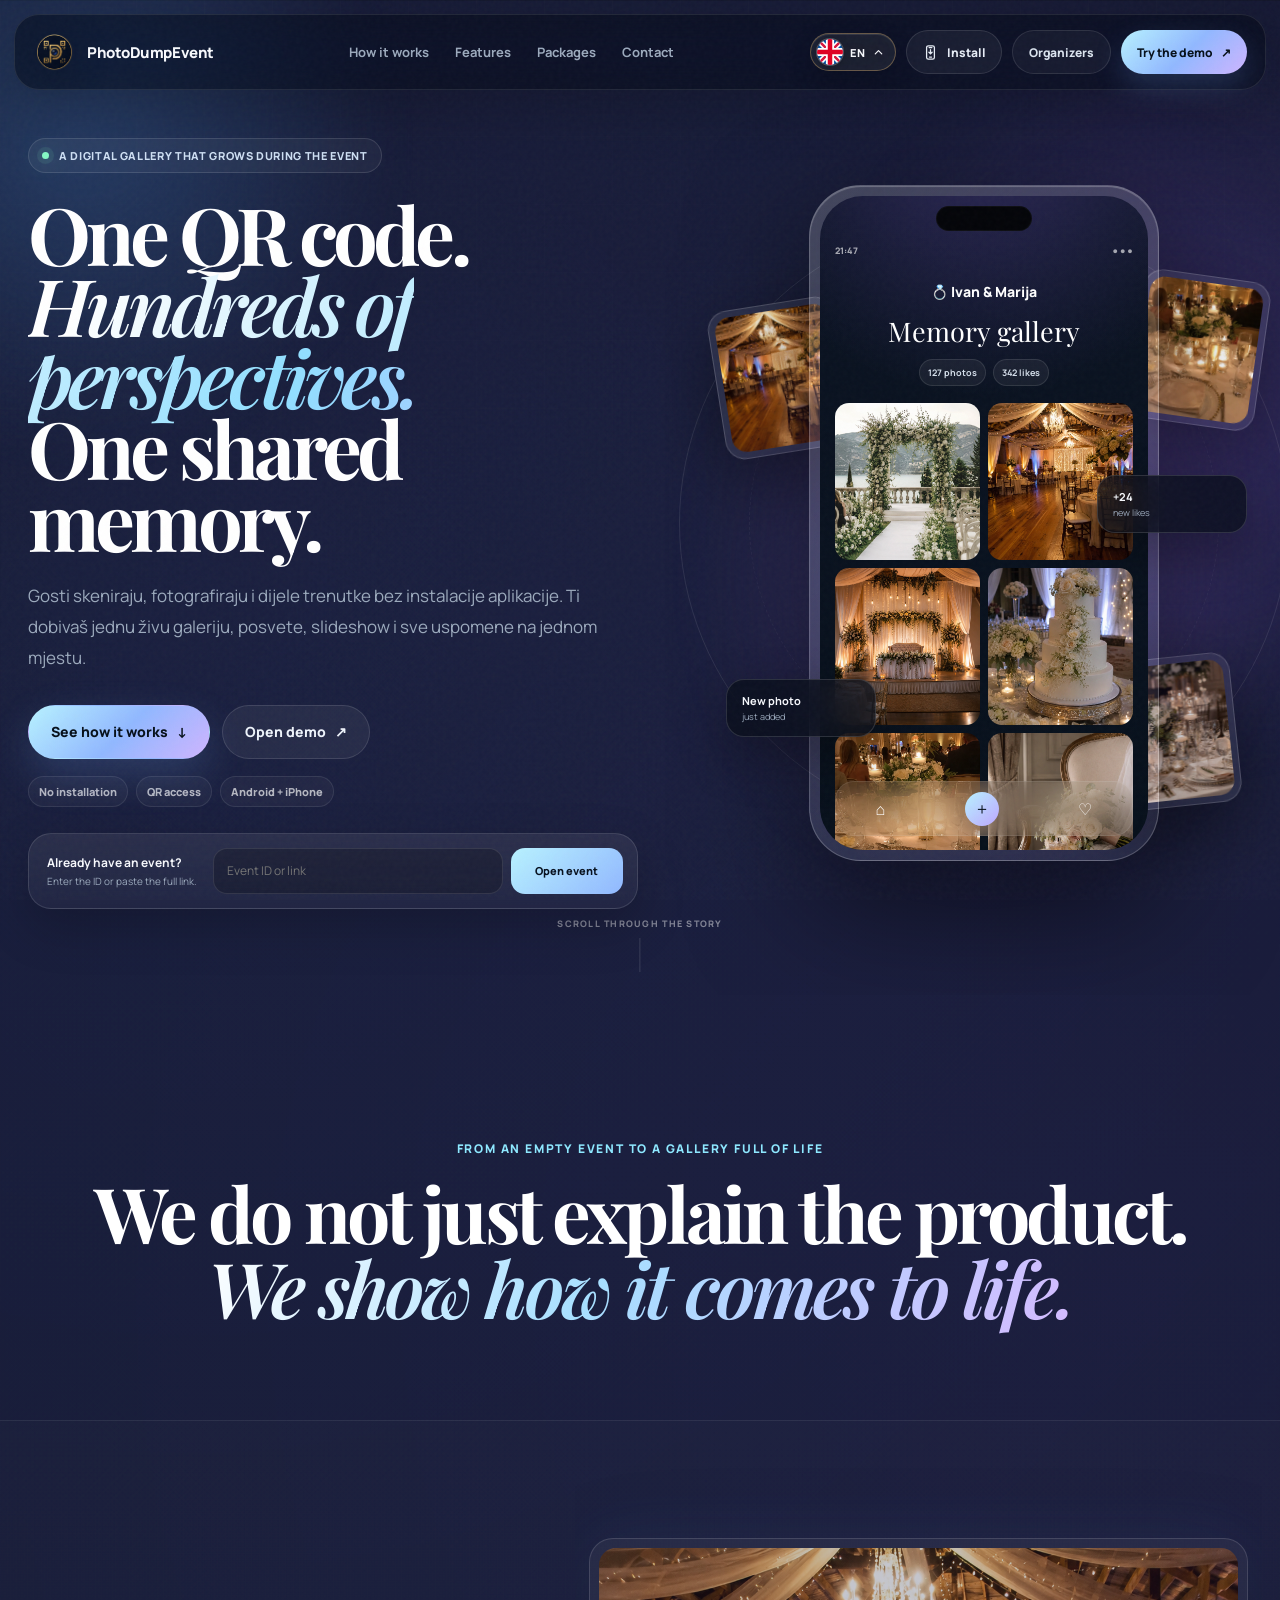
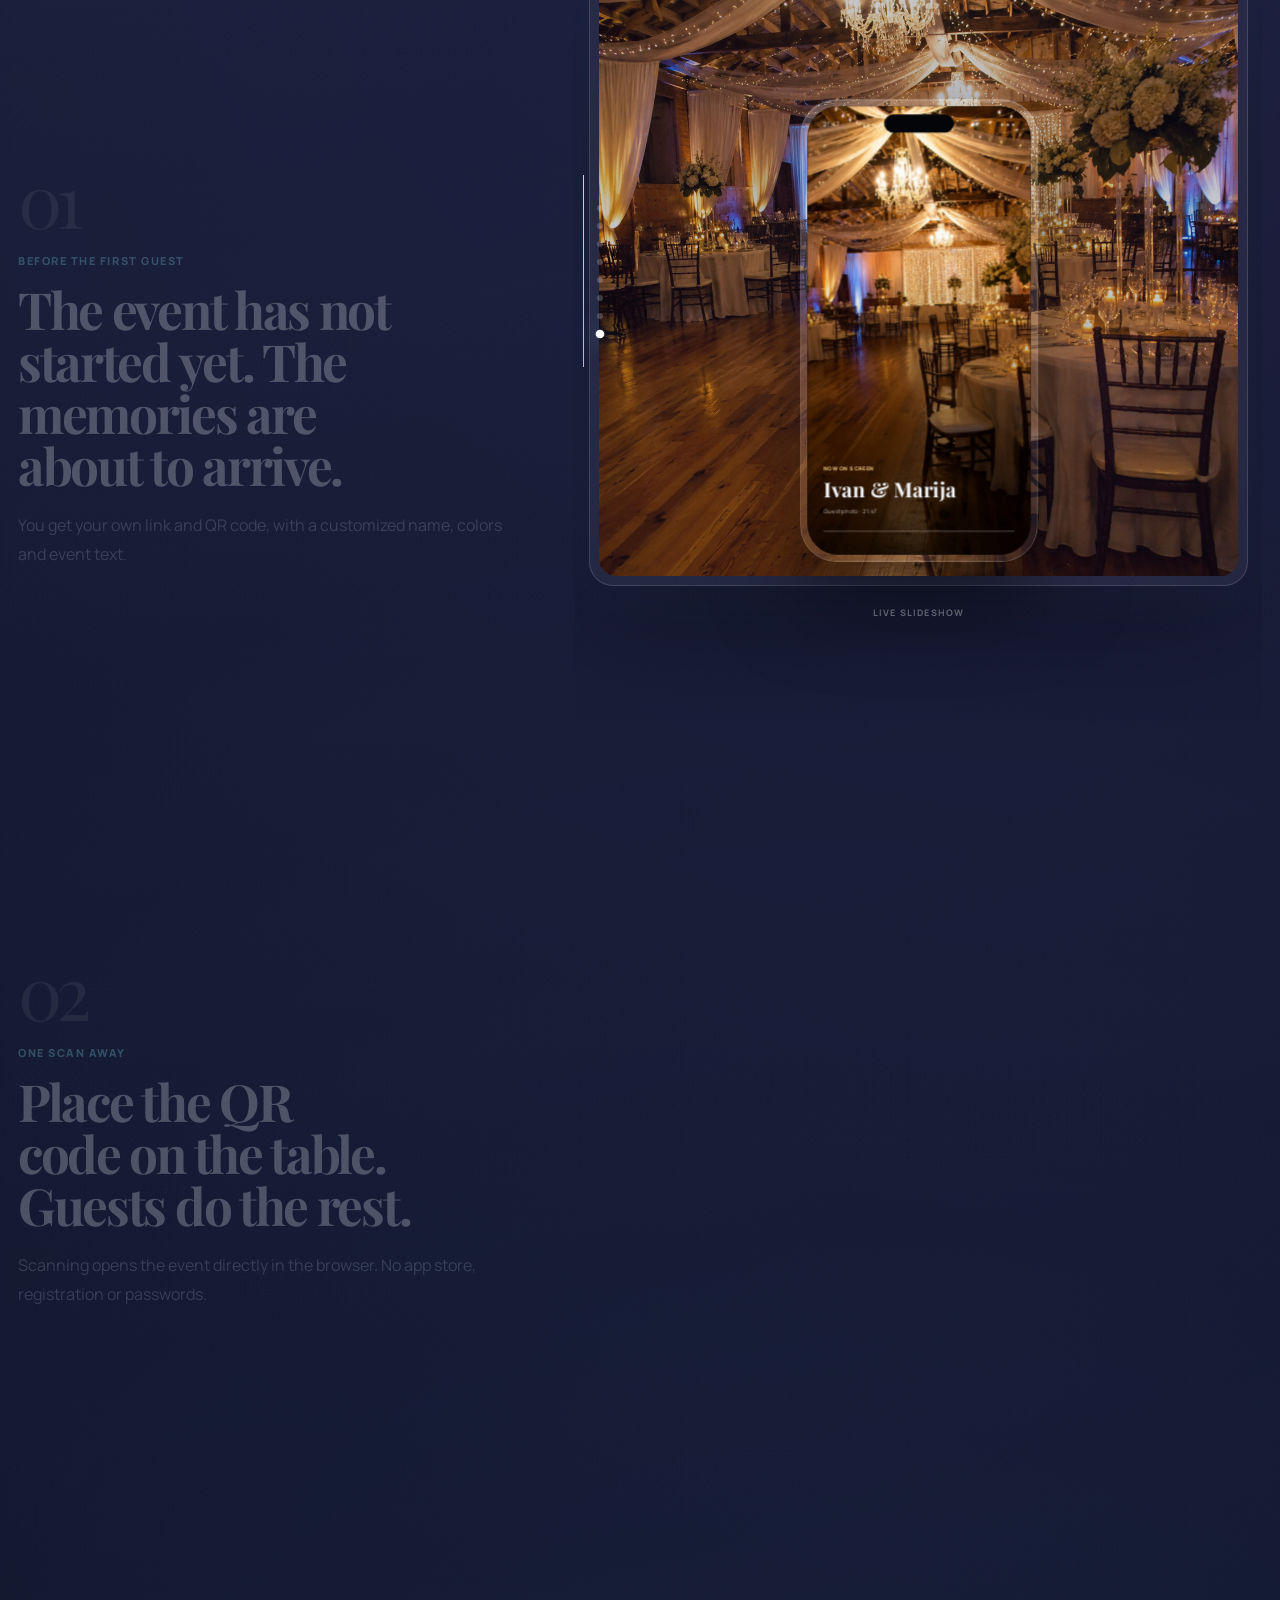
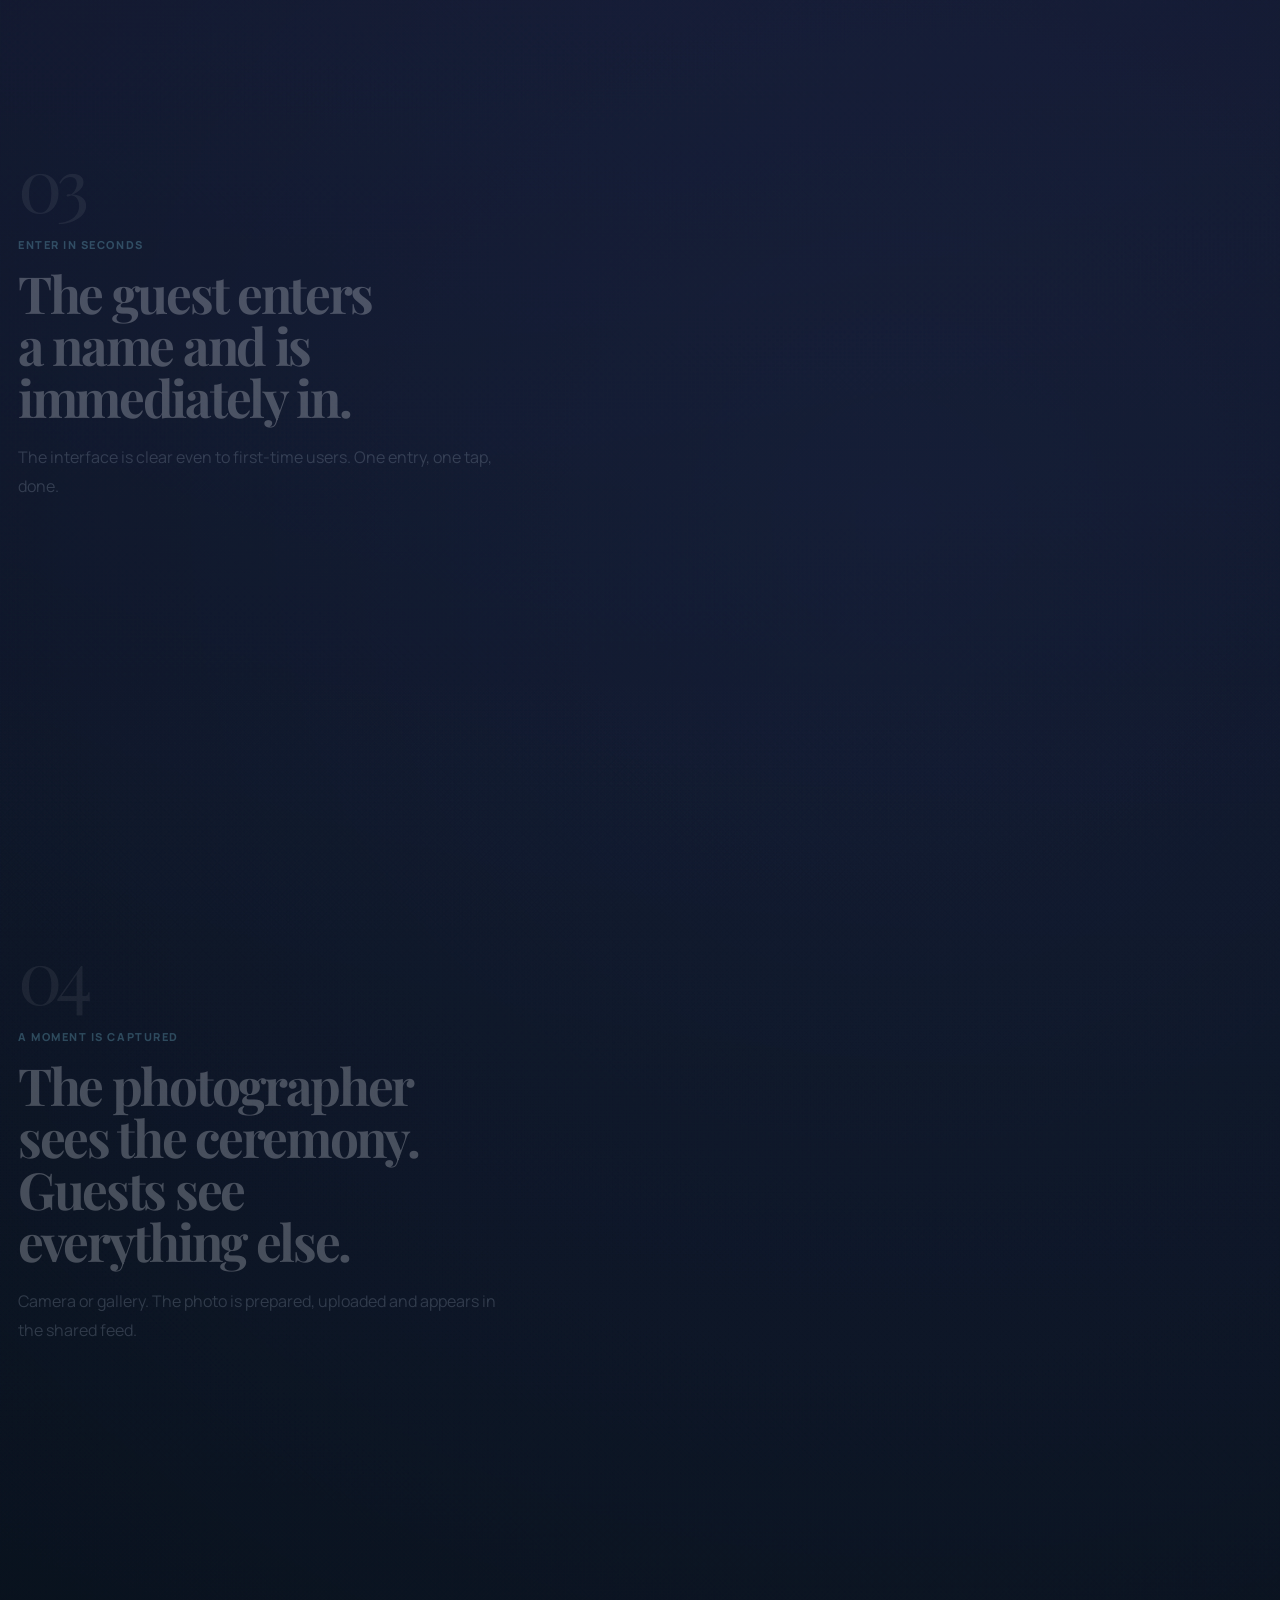
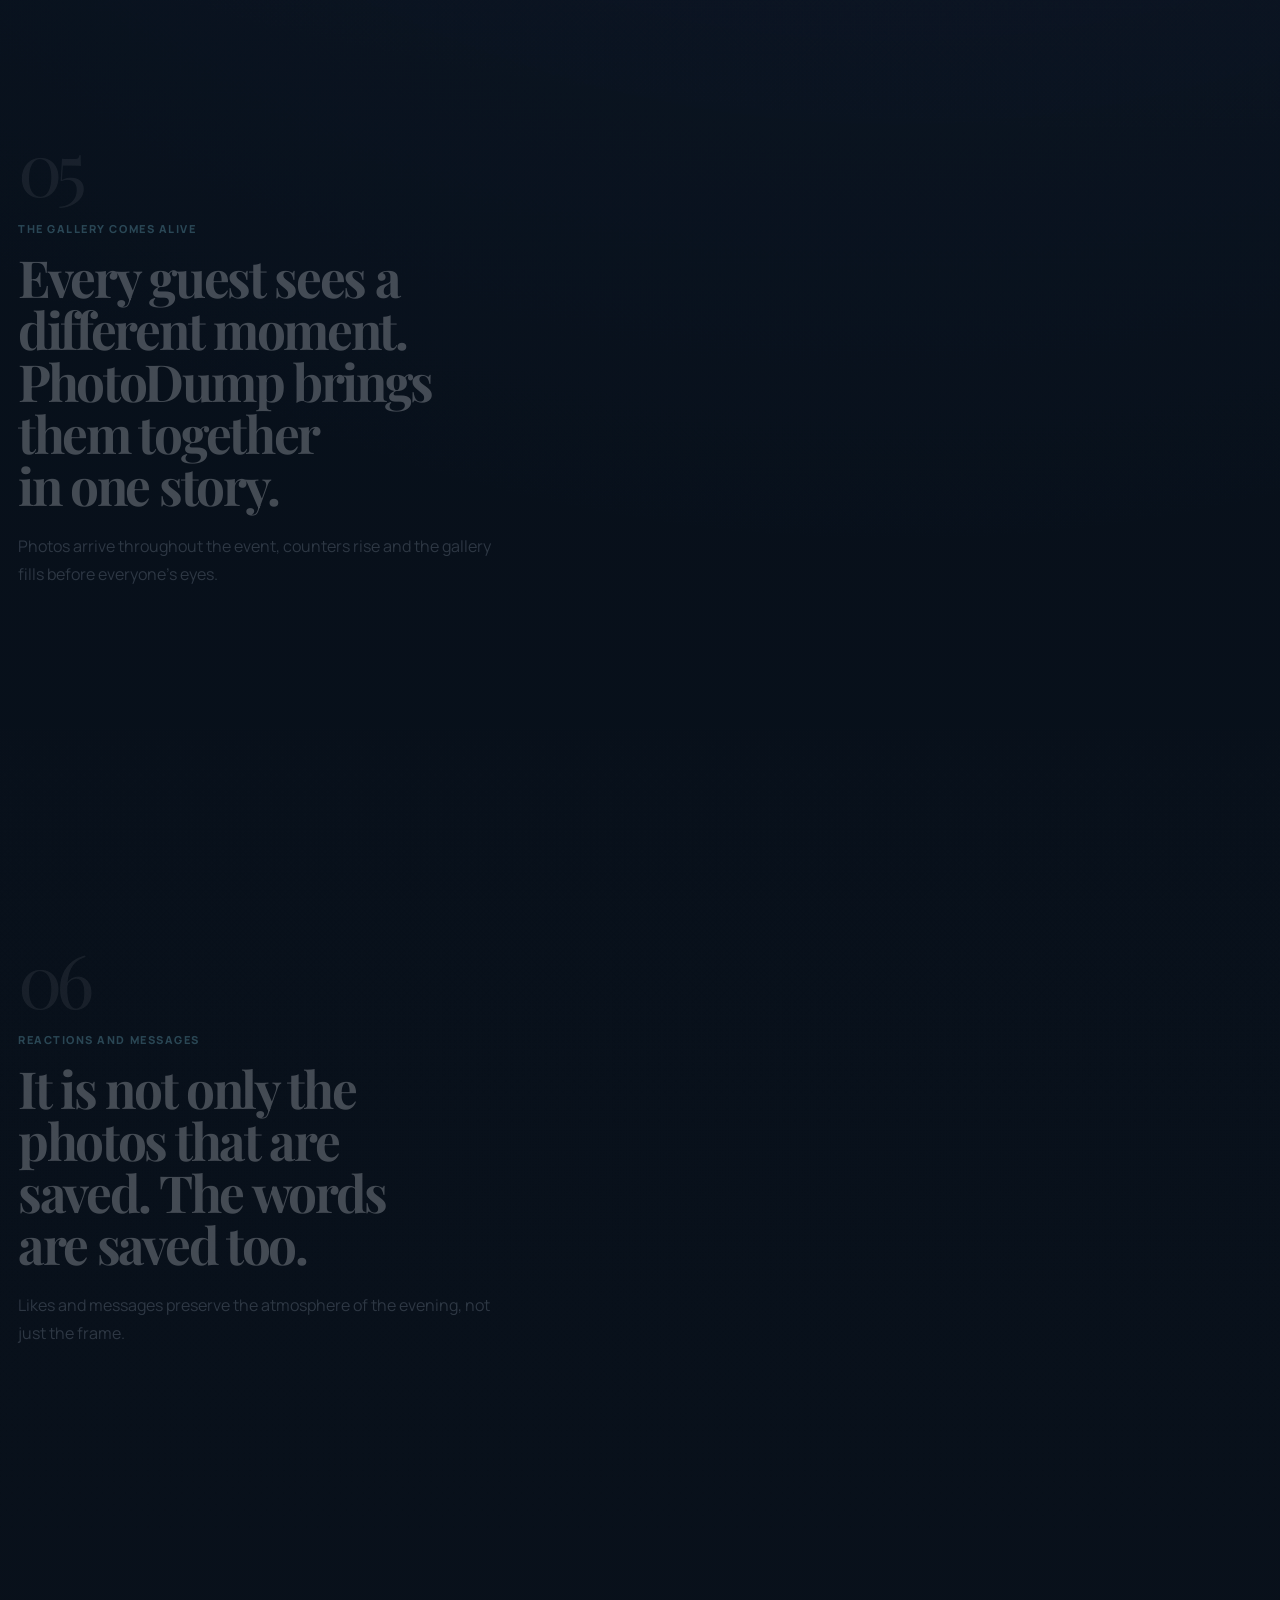
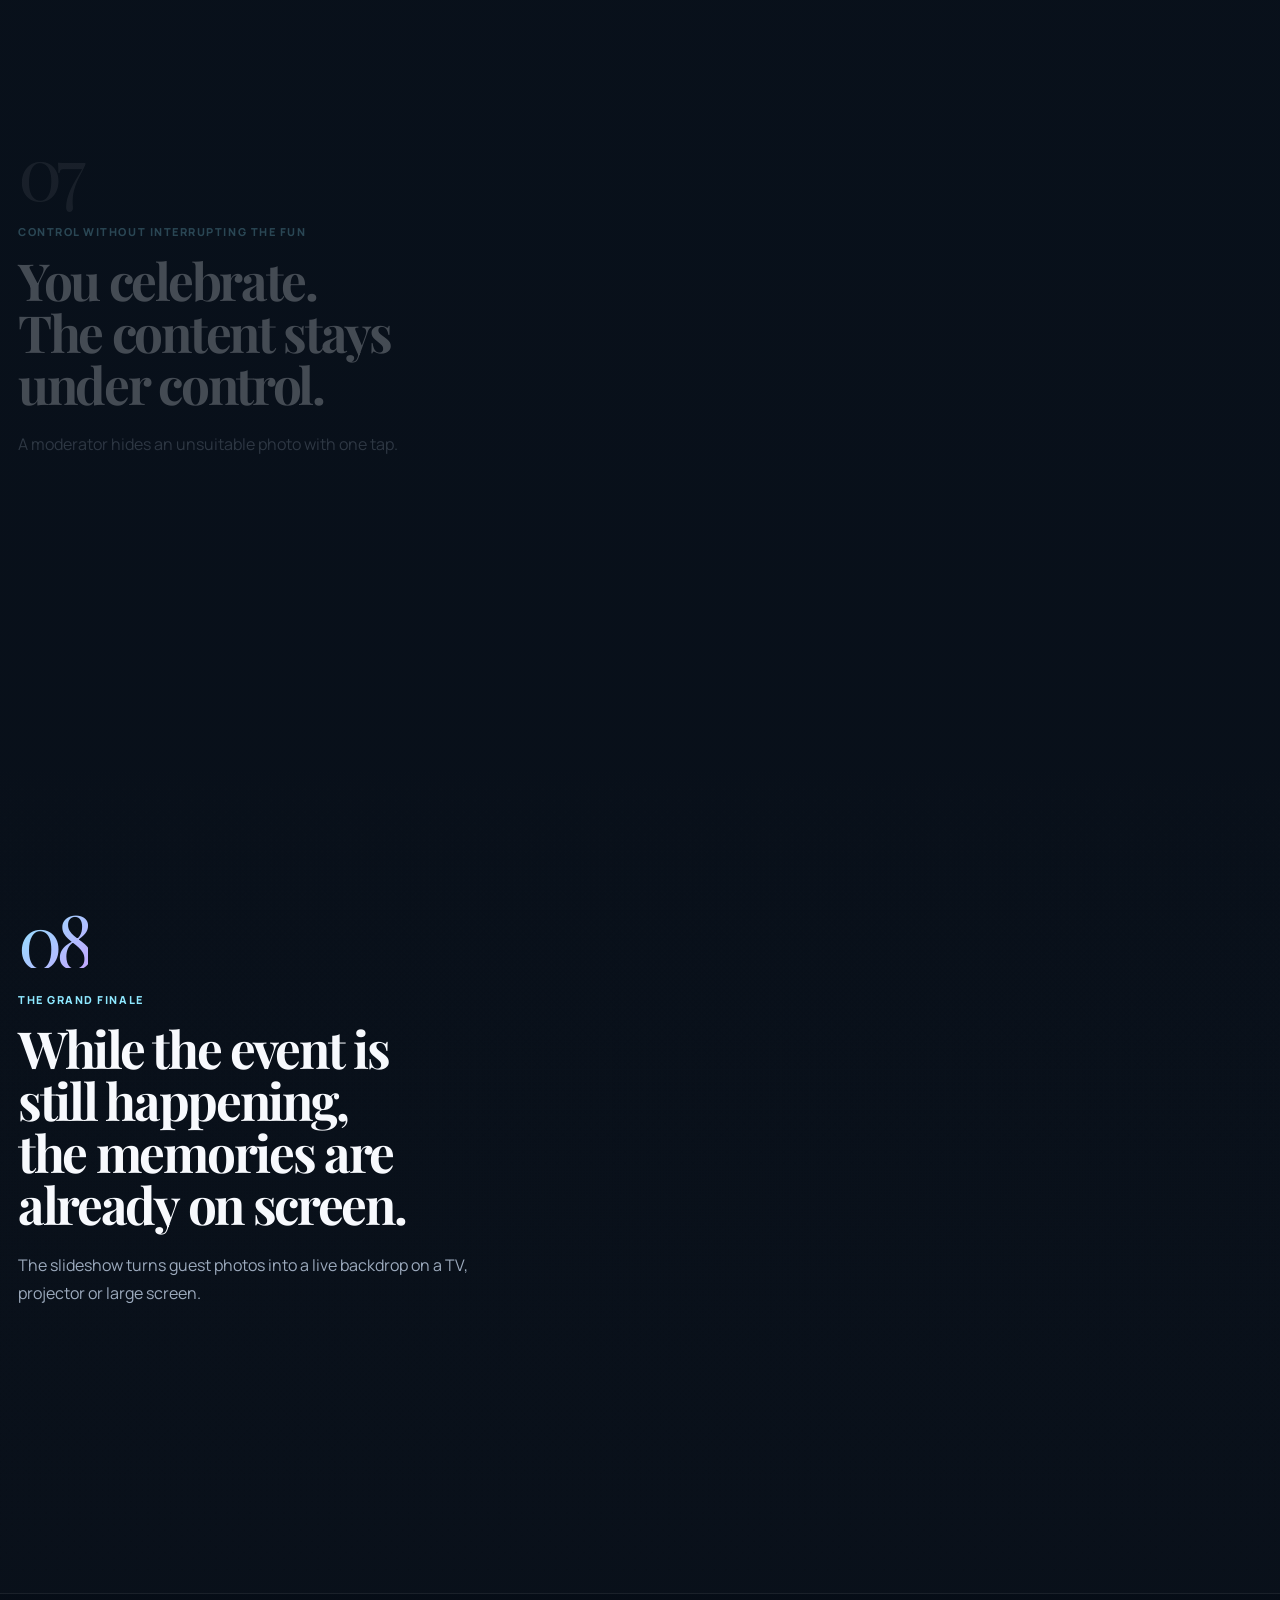
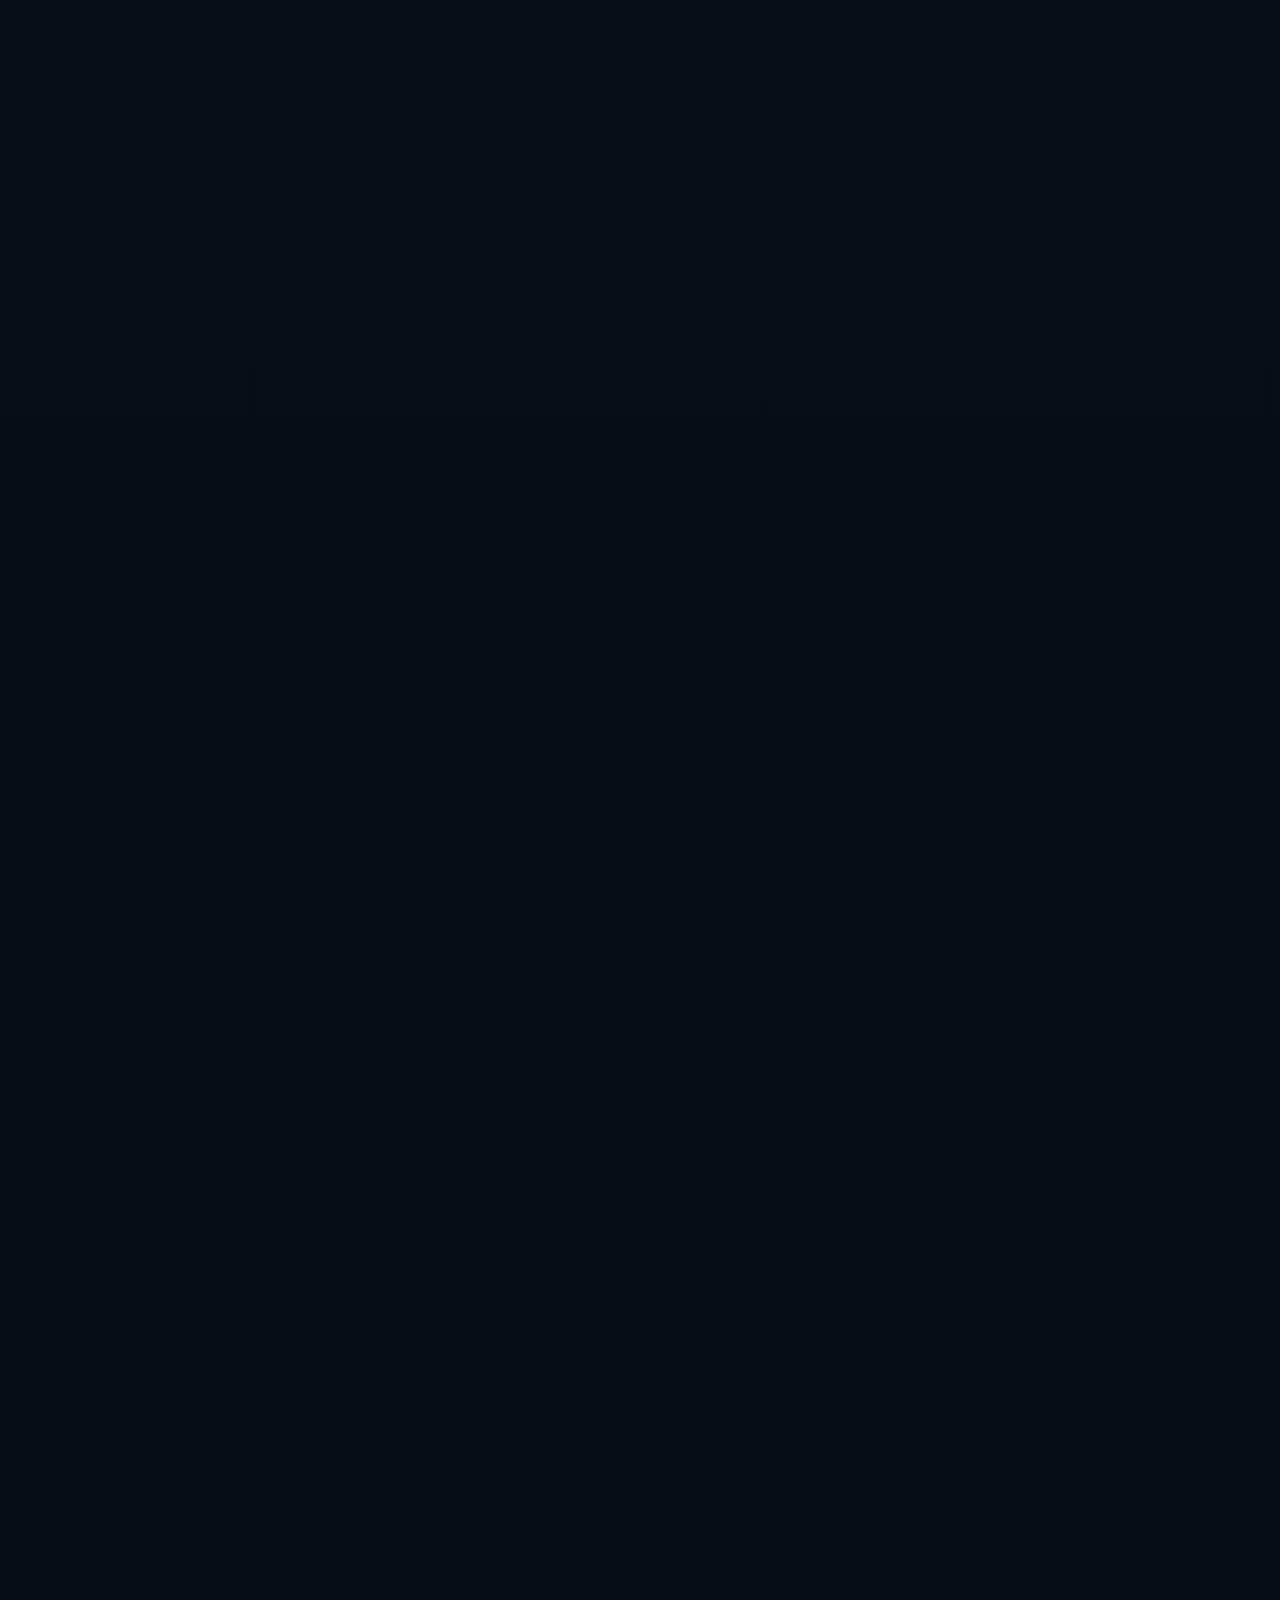
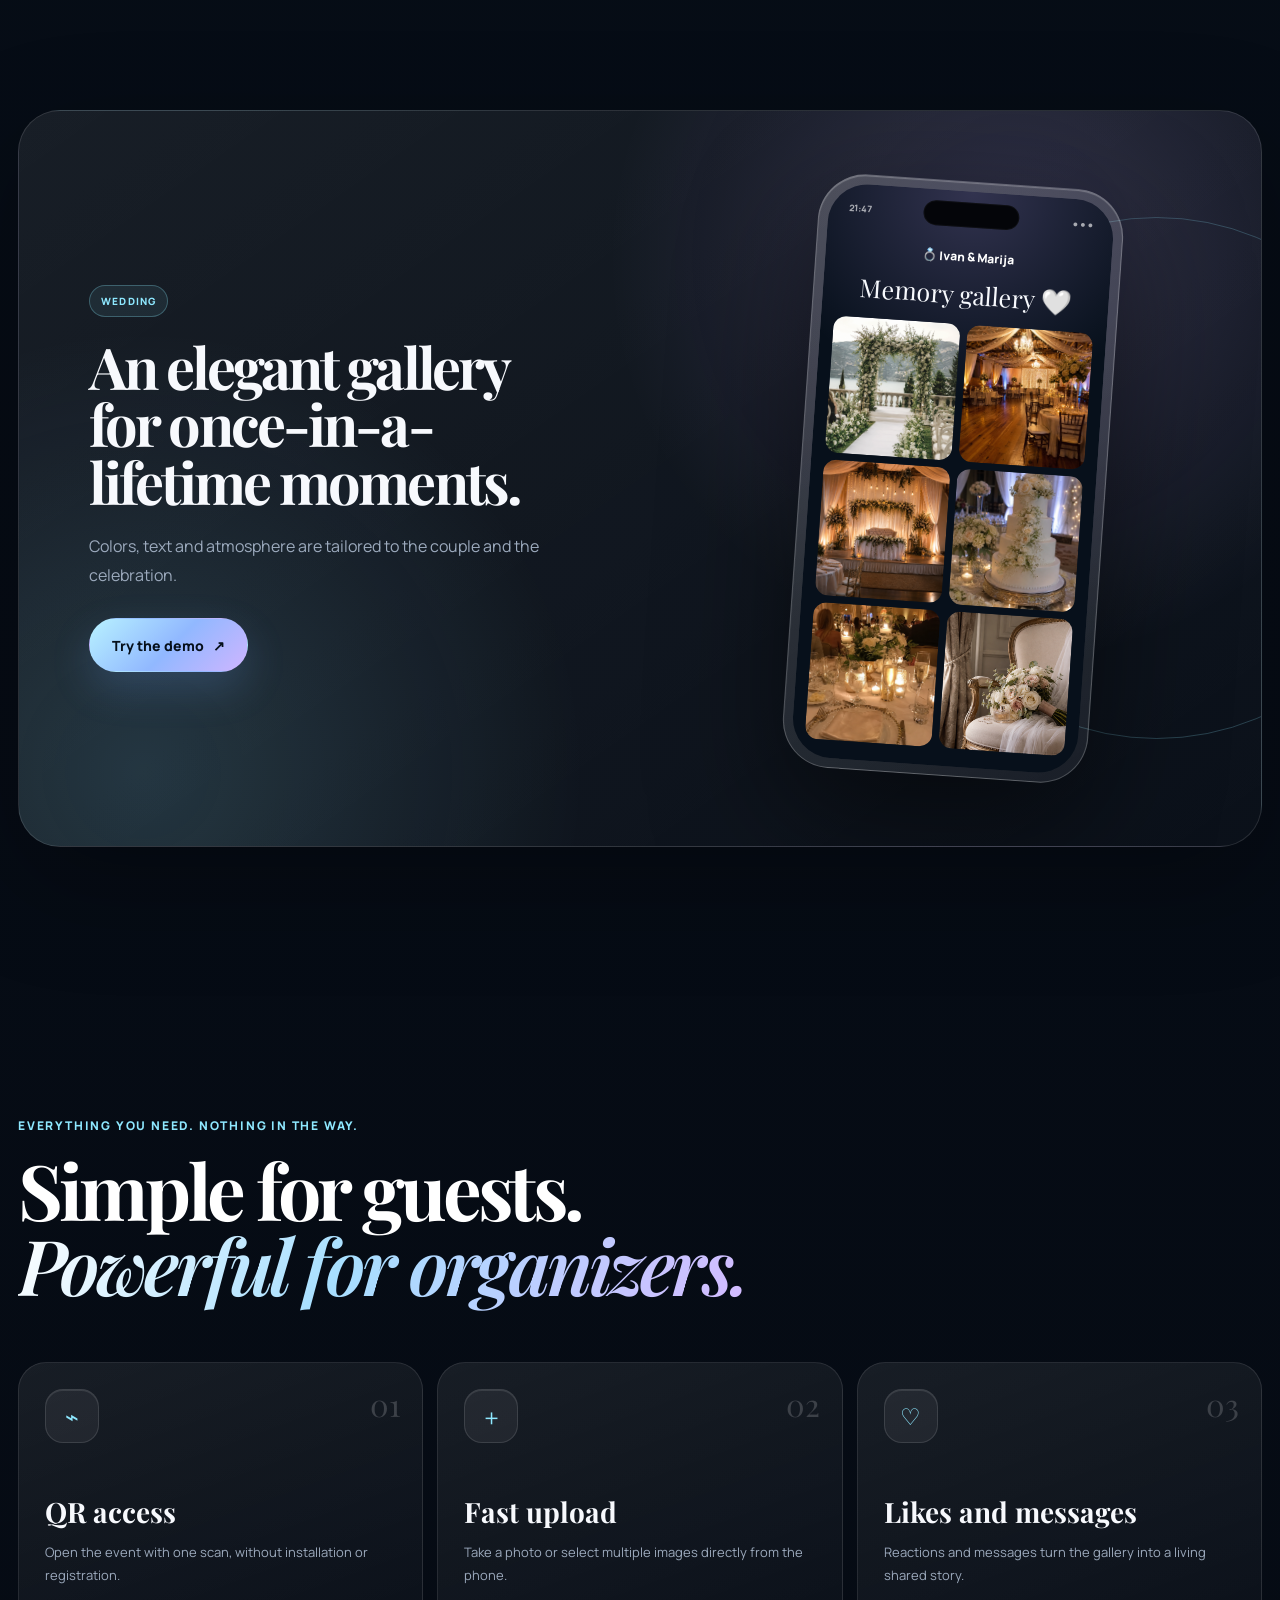
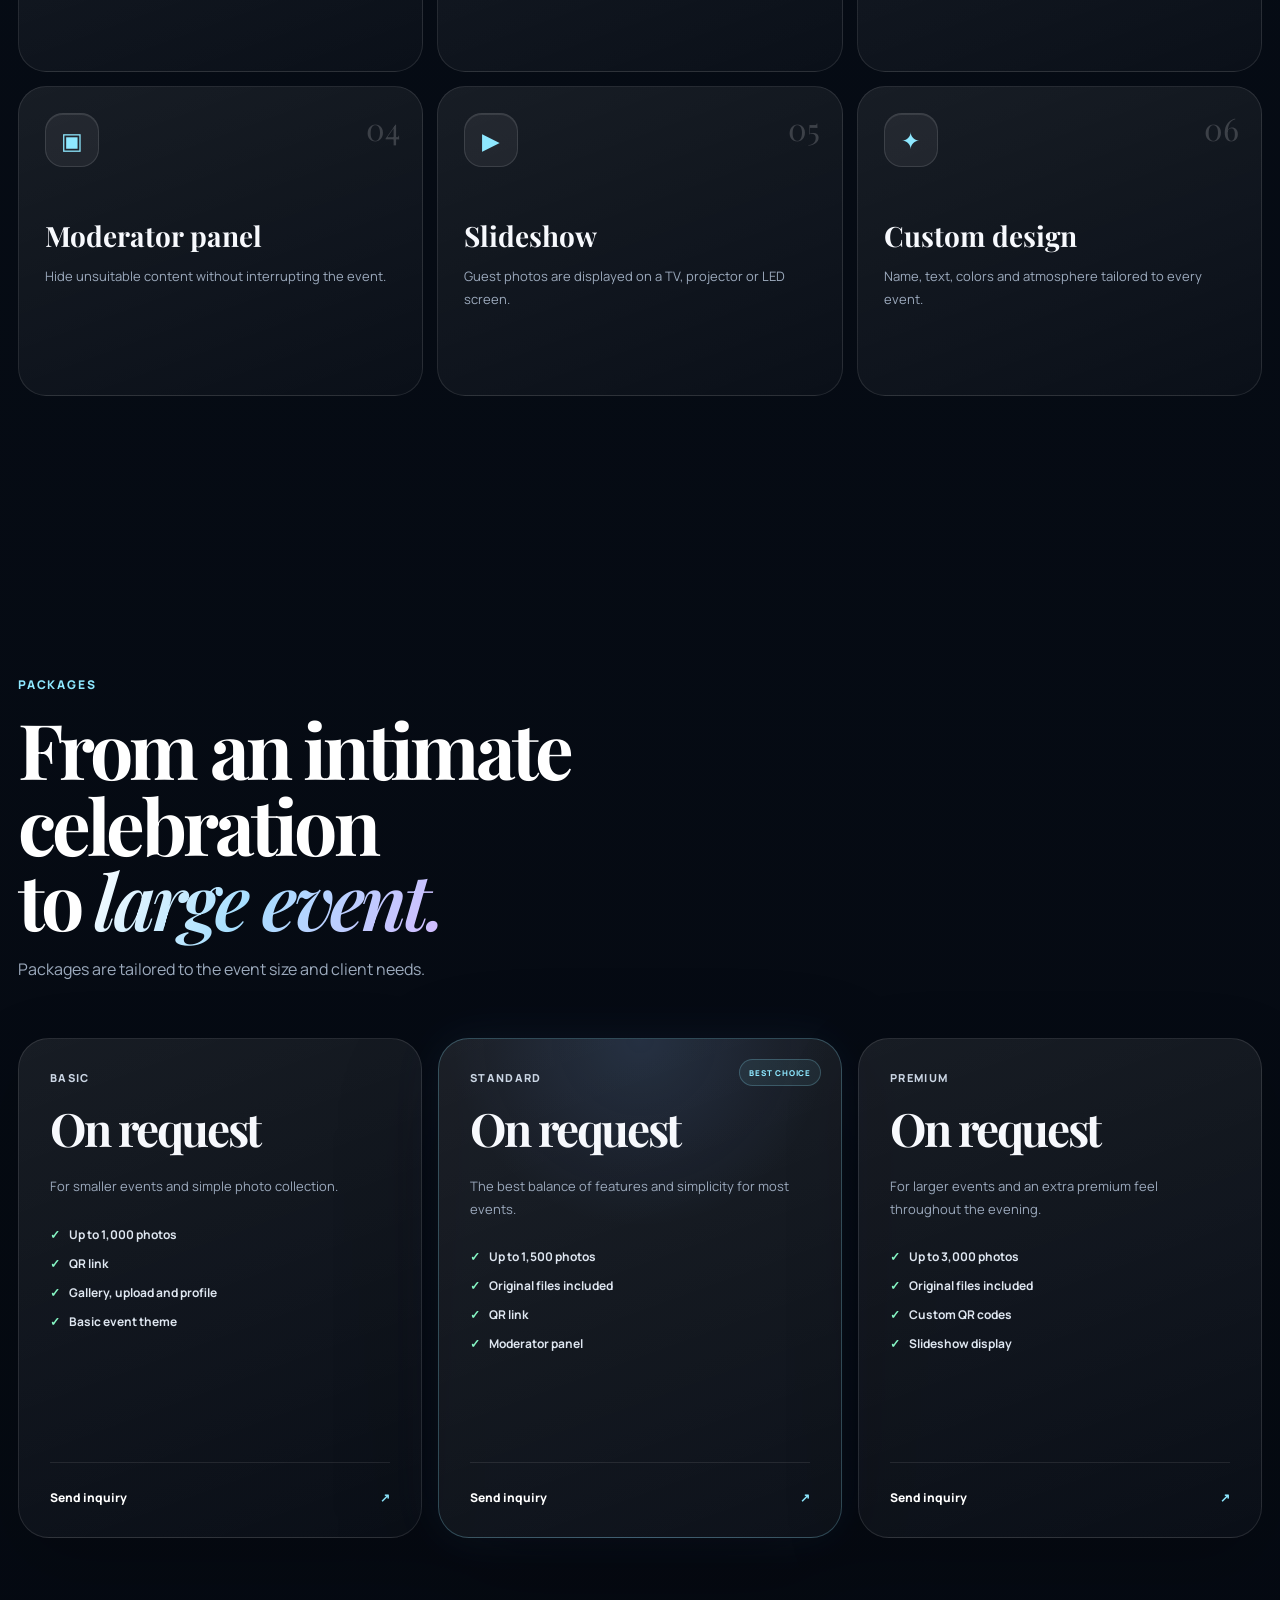
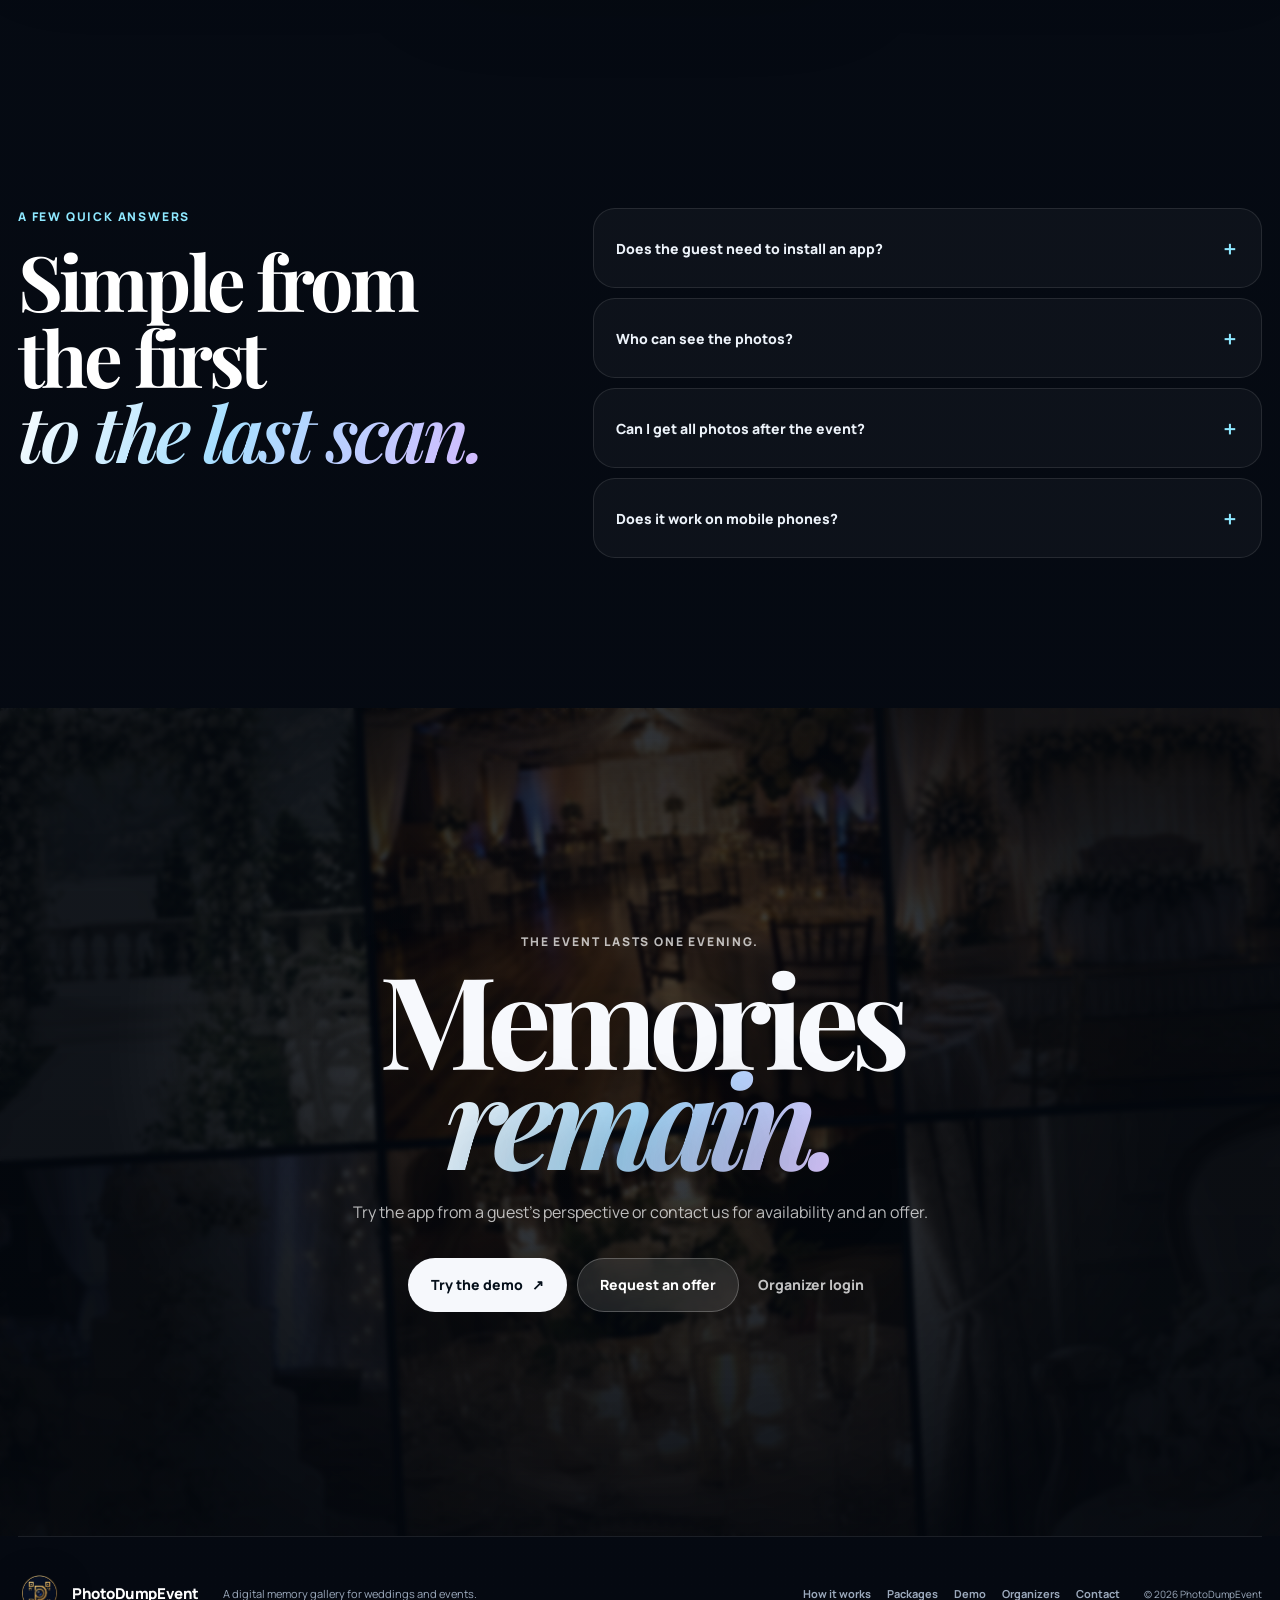
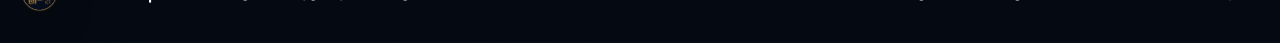
<file: app.html>
<!DOCTYPE html>
<html>
<head>
    <meta charset="UTF-8">
    <meta name="viewport" content="width=device-width, initial-scale=1.0">
    <meta name="apple-mobile-web-app-capable" content="yes">
    <meta name="mobile-web-app-capable" content="yes">
    <title>PhotoDump</title>
    <link rel="stylesheet" href="style.css">
    <link rel="stylesheet" href="/install-help.css">
    <link rel="stylesheet" href="/tutorial.css">
   <link href="https://fonts.googleapis.com/css2?family=Playfair+Display:wght@500;700&family=Poppins:wght@300;400;500&display=swap" rel="stylesheet">
   <link rel="manifest" href="/manifest.json">
<meta name="theme-color" content="#e91e63">
<meta name="apple-mobile-web-app-capable" content="yes">
<meta name="apple-mobile-web-app-status-bar-style" content="black-translucent">
<link rel="apple-touch-icon" href="icon.png">
<link rel="icon" href="icon.png">
<style>
  body {
    opacity: 0;
    transition: opacity .25s ease;
  }
  body.loaded {
    opacity: 1;
  }
</style>
  <link rel="stylesheet" href="/i18n.css">
  <script src="/i18n.js"></script>
</head>
<body data-install-auto="event" data-pde-page="app">
<div class="topbar-wrap">

  <button type="button" class="pde-app-menu-button" id="pdeAppMenuButton" aria-label="Otvori izbornik" aria-expanded="false">
    <span></span><span></span><span></span>
  </button>

  <div class="topbar" id="eventTitle" data-i18n-ignore></div>

  <span class="pde-app-menu-spacer" aria-hidden="true"></span>
  <button id="secretAdminBtn" hidden aria-hidden="true" tabindex="-1"></button>

</div>

<div class="app">

  
  <div id="homeTab" class="screen active">
<div class="feed-header glass">

<h2 id="homeTitle" data-i18n-ignore>Galerija uspomena 🤍</h2>
<p id="homeSubtitle" data-i18n-ignore>Svaka fotografija postaje dio uspomena</p>

  <div class="live-stats">
    <div>📸 <span id="livePhotoCount">0</span></div>
    <div>💌 <span id="liveDedicationCount">0</span></div>
    <div class="live-counter">
  ❤️ <span id="liveLikesCount">0</span>
</div>
  </div>
</div>

<div class="gallery-toolbar glass" aria-label="Postavke galerije">
  <div class="gallery-sort-row" role="group" aria-label="Sortiranje fotografija">
    <button type="button" class="gallery-sort-btn active" data-feed-sort="newest" data-i18n="Najnovije">Najnovije</button>
    <button type="button" class="gallery-sort-btn" data-feed-sort="popular" data-i18n="Najpopularnije">Najpopularnije</button>
    <button type="button" class="gallery-sort-btn" data-feed-sort="oldest" data-i18n="Najstarije">Najstarije</button>
  </div>

  <div class="gallery-view-row" role="group" aria-label="Prikaz galerije">
    <div class="gallery-view-actions">
      <button type="button" class="gallery-view-btn" data-feed-view="list" aria-label="Feed prikaz" title="Feed prikaz">
        <span class="view-icon view-icon-list" aria-hidden="true"><i></i><i></i><i></i></span>
      </button>

      <button type="button" class="gallery-view-btn active" data-feed-view="grid" aria-label="Grid prikaz" title="Grid prikaz">
        <span class="view-icon view-icon-grid" aria-hidden="true"><i></i><i></i><i></i><i></i><i></i><i></i></span>
      </button>
    </div>
  </div>
</div>

    <div id="feed" class="feed grid"></div>
  </div>

  
<div id="uploadTab" class="screen">

  
  <div class="upload-header glass">

<h2 id="uploadTitle" data-i18n-ignore>Podijeli trenutak 📸</h2>
<p id="uploadSubtitle" data-i18n-ignore>Dodaj fotografiju i ostavi uspomenu</p>
  </div>

  
<div class="upload-actions">

  <label class="upload-card">
    <img src="kamera.png" class="upload-img">
    <div class="upload-text">Uhvati trenutak</div>
    <input type="file" accept="image/*" capture="environment" onchange="uploadFile(this.files); this.value='';">
  </label>

  <label class="upload-card">
    <img src="galerija.png" class="upload-img">
    <div class="upload-text">Odaberi slike</div>
    <input type="file" accept="image/*" multiple onchange="uploadFile(this.files); this.value='';">
  </label>

</div>
<p class="upload-limit-note">Najviše 15 fotografija po odabiru.</p>

  
<button class="btn-primary dedication-open-btn" onclick="openDedicationComposer()">
  💌 Napiši posvetu
</button>

<p class="dedication-helper">
  Posvetu vide mladenci ili organizator eventa.
</p>

  </div>
  <div id="profileTab" class="screen">
    <div class="profile-header glass">


<h2>
  <span id="welcome" data-i18n-ignore></span> 👤
</h2>

<p id="profileSubtitle" data-i18n-ignore class="profile-sub">
  Ovdje su tvoje fotografije
</p>

</div>
    <div id="gallery"></div>
  </div>

</div>
<div id="deleteModal" class="modal">
  <div class="delete-box">

    <h3>Želite li obrisati sliku?</h3>

    <div class="modal-actions">
      <button class="btn-danger" onclick="confirmDelete()">Da, obriši</button>
      <button class="btn-secondary" onclick="closeDelete()">Ne</button>      
    </div>

  </div>
</div>
<div id="dedicationComposerModal" class="modal">
  <div class="dedication-modal-box">

    <div class="dedication-modal-header">
      <div>
        <h3>Napiši posvetu 💌</h3>
        <p>Posvete vide mladenci ili organizator eventa.</p>
      </div>

      <button
        type="button"
        class="modal-x-btn"
        onclick="closeDedicationComposer()"
      >
        ×
      </button>
    </div>

    <textarea
      id="dedicationText"
      placeholder="Napiši lijepu poruku, čestitku ili uspomenu..."
      maxlength="1000"
    ></textarea>

    <div class="dedication-modal-actions">
      <button class="btn-primary" onclick="saveDedication()">
        Pošalji posvetu ✉
      </button>

      <button class="btn-secondary" onclick="closeDedicationComposer()">
        Odustani
      </button>
    </div>

  </div>
</div>
<div class="navbar">
  <div class="nav-item active" onclick="switchScreen('home')">
    <img src="home.png">
  </div>

  <div class="nav-item" onclick="switchScreen('upload')">
    <img src="add.png">
  </div>

  <div class="nav-item" onclick="switchScreen('profile')">
    <img src="profile.png">
  </div>
</div>

<script>
(function bootstrapPhotoDumpApp() {
  const params = new URLSearchParams(window.location.search);
  const storedEventIdBeforeOpen = localStorage.getItem("eventId");
  const eventId = params.get("event") || storedEventIdBeforeOpen;

  if (!eventId) {
    window.location.replace("/");
    return;
  }

  const savedName =
    localStorage.getItem("name_" + eventId) ||
    (storedEventIdBeforeOpen === eventId
      ? localStorage.getItem("name")
      : "");
  const savedUserId =
    localStorage.getItem("userId_" + eventId) ||
    (storedEventIdBeforeOpen === eventId
      ? localStorage.getItem("userId")
      : "");

  localStorage.setItem("eventId", eventId);

  if (!savedName || !savedUserId) {
    window.location.replace(
      "/event.html?event=" + encodeURIComponent(eventId)
    );
    return;
  }

  // Keep compatibility with the existing application code.
  localStorage.setItem("name", savedName);
  localStorage.setItem("userId", savedUserId);
  localStorage.setItem("name_" + eventId, savedName);
  localStorage.setItem("userId_" + eventId, savedUserId);

  const moduleScript = document.createElement("script");
  moduleScript.type = "module";
  moduleScript.src = "/script.js";
  document.body.appendChild(moduleScript);
})();
</script>
<script src="/install-help.js" defer></script>
<script src="/tutorial.js" defer></script>
<script>
if ("serviceWorker" in navigator) {
  window.addEventListener("load", () => {
    navigator.serviceWorker.register("/sw.js").catch(console.error);
  });
}
</script>
<div id="uploadOverlay" class="upload-overlay">
  <div class="upload-overlay-box">

    <div class="upload-spinner"></div>

    <h3>Fotografije se učitavaju</h3>

    <p id="uploadOverlayText">
      Pripremam upload...
    </p>

    <div class="upload-progress-shell">
      <div id="uploadOverlayProgress"></div>
    </div>

    <small>
      Molimo ne zatvaraj aplikaciju dok upload traje.
    </small>

  </div>
</div>
<div id="toast"></div>

</body>
</html>
</file>
<file: index.css>
:root {
  --bg: #050911;
  --bg-soft: #08101c;
  --surface: rgba(255,255,255,.07);
  --surface-strong: rgba(255,255,255,.11);
  --line: rgba(255,255,255,.12);
  --line-strong: rgba(255,255,255,.2);
  --text: #f7f9fd;
  --muted: #9caabd;
  --muted-strong: #cbd6e4;
  --cyan: #8ee8ff;
  --blue: #82aaff;
  --violet: #c2a8ff;
  --pink: #ff9ed2;
  --gold: #ffd28b;
  --green: #86f7c5;
  --max: 1280px;
  --header-h: 76px;
  --radius-xl: 42px;
  --radius-lg: 30px;
  --radius-md: 22px;
  --shadow: 0 30px 100px rgba(0,0,0,.42);
}

* { box-sizing: border-box; margin: 0; padding: 0; }
html { scroll-behavior: smooth; background: var(--bg); color-scheme: dark; }
body {
  min-width: 320px;
  min-height: 100vh;
  overflow-x: clip;
  font-family: "Manrope", sans-serif;
  color: var(--text);
  background:
    radial-gradient(circle at 15% 4%, rgba(92,144,255,.12), transparent 26%),
    radial-gradient(circle at 88% 9%, rgba(159,93,255,.11), transparent 28%),
    linear-gradient(180deg, #050911 0%, #07101b 28%, #050911 100%);
}
body.menu-open { overflow: hidden; }
a { color: inherit; text-decoration: none; }
button, input { font: inherit; }
button { color: inherit; }
img { display: block; width: 100%; }
h1, h2, h3, h4 { text-wrap: balance; }
::selection { background: rgba(142,232,255,.24); color: #fff; }

.page-noise {
  position: fixed;
  inset: 0;
  z-index: 10000;
  pointer-events: none;
  opacity: .035;
  background-image: url("data:image/svg+xml,%3Csvg viewBox='0 0 220 220' xmlns='http://www.w3.org/2000/svg'%3E%3Cfilter id='n'%3E%3CfeTurbulence type='fractalNoise' baseFrequency='.92' numOctaves='4' stitchTiles='stitch'/%3E%3C/filter%3E%3Crect width='100%25' height='100%25' filter='url(%23n)' opacity='.8'/%3E%3C/svg%3E");
}
.cursor-glow {
  position: fixed;
  left: -210px;
  top: -210px;
  width: 420px;
  height: 420px;
  border-radius: 50%;
  z-index: -1;
  pointer-events: none;
  background: radial-gradient(circle, rgba(129,171,255,.09), transparent 68%);
  will-change: transform;
}

.site-header {
  position: fixed;
  top: 14px;
  left: 50%;
  z-index: 2000;
  width: min(var(--max), calc(100% - 28px));
  height: var(--header-h);
  padding: 0 18px;
  display: flex;
  align-items: center;
  justify-content: space-between;
  gap: 24px;
  border: 1px solid rgba(255,255,255,.09);
  border-radius: 25px;
  background: rgba(5,9,17,.5);
  box-shadow: 0 18px 54px rgba(0,0,0,.18);
  backdrop-filter: blur(24px) saturate(130%);
  -webkit-backdrop-filter: blur(24px) saturate(130%);
  transform: translateX(-50%);
  transition: transform .35s ease, background .35s ease, border-color .35s ease, box-shadow .35s ease;
}
.site-header.scrolled {
  background: rgba(5,9,17,.78);
  border-color: rgba(255,255,255,.13);
  box-shadow: 0 18px 54px rgba(0,0,0,.3);
}
.site-header.header-hidden { transform: translate(-50%, -120%); }
.logo { display: inline-flex; align-items: center; gap: 11px; flex-shrink: 0; }
.logo strong { font-size: 15px; font-weight: 800; letter-spacing: -.03em; }
.logo-icon { width: 43px; height: 43px; display: grid; place-items: center; flex-shrink: 0; }
.logo-icon img { width: 39px; height: 39px; object-fit: contain; filter: drop-shadow(0 8px 18px rgba(0,0,0,.28)); }
.desktop-nav { display: flex; align-items: center; gap: 26px; }
.desktop-nav a { position: relative; color: var(--muted); font-size: 13px; font-weight: 700; transition: color .22s ease; }
.desktop-nav a::after { content: ""; position: absolute; left: 0; right: 100%; bottom: -8px; height: 1px; background: linear-gradient(90deg, var(--cyan), var(--violet)); transition: right .25s ease; }
.desktop-nav a:hover { color: #fff; }
.desktop-nav a:hover::after { right: 0; }
.desktop-actions { display: flex; align-items: center; gap: 10px; }
.header-login, .header-cta { display: inline-flex; align-items: center; justify-content: center; min-height: 44px; padding: 0 16px; border-radius: 999px; font-size: 12px; font-weight: 800; }
.header-login { color: #dbe4ef; border: 1px solid rgba(255,255,255,.1); background: rgba(255,255,255,.045); }
.header-cta { color: #06101b; background: linear-gradient(135deg, #b8f2ff, #91b8ff 52%, #cfb5ff); box-shadow: 0 12px 30px rgba(116,171,255,.19); }
.header-cta span { margin-left: 8px; }
.menu-toggle { display: none; width: 45px; height: 45px; border: 1px solid var(--line); border-radius: 15px; background: var(--surface); cursor: pointer; align-items: center; justify-content: center; flex-direction: column; gap: 5px; }
.menu-toggle span { width: 19px; height: 2px; border-radius: 99px; background: #fff; }
.mobile-menu-backdrop { position: fixed; inset: 0; z-index: 2050; background: rgba(0,0,0,.58); opacity: 0; pointer-events: none; transition: .25s ease; }
.mobile-menu-backdrop.show { opacity: 1; pointer-events: auto; }
.mobile-menu { position: fixed; top: 10px; left: 10px; right: 10px; z-index: 2100; padding: 18px; border: 1px solid var(--line); border-radius: 28px; background: rgba(7,12,22,.96); box-shadow: var(--shadow); backdrop-filter: blur(26px); transform: translateY(-20px) scale(.985); opacity: 0; pointer-events: none; transition: .25s ease; }
.mobile-menu.open { transform: none; opacity: 1; pointer-events: auto; }
.mobile-menu-top { display: flex; justify-content: space-between; align-items: center; margin-bottom: 15px; }
.mobile-menu-title { font-size: 18px; font-weight: 800; }
.mobile-menu-close { width: 41px; height: 41px; border: 1px solid var(--line); border-radius: 14px; background: var(--surface); cursor: pointer; }
.mobile-nav { display: grid; gap: 8px; margin-bottom: 14px; }
.mobile-nav a { padding: 14px 15px; border: 1px solid rgba(255,255,255,.08); border-radius: 16px; color: #dbe5f2; background: rgba(255,255,255,.035); font-weight: 700; }

.btn { position: relative; display: inline-flex; align-items: center; justify-content: center; gap: 9px; min-height: 54px; padding: 0 22px; overflow: hidden; border: 1px solid transparent; border-radius: 999px; font-size: 14px; font-weight: 800; transition: transform .22s ease, box-shadow .22s ease, border-color .22s ease, background .22s ease; }
.btn:hover { transform: translateY(-2px); }
.btn-primary { color: #06101b; background: linear-gradient(135deg, #b8f2ff, #91b8ff 52%, #cfb5ff); box-shadow: 0 16px 42px rgba(116,171,255,.2); }
.btn-primary::after, .header-cta::after { content: ""; position: absolute; inset: 0 auto 0 -35%; width: 28%; background: linear-gradient(90deg, transparent, rgba(255,255,255,.6), transparent); transform: skewX(-18deg); transition: left .65s ease; }
.btn-primary:hover::after, .header-cta:hover::after { left: 115%; }
.btn-ghost { border-color: var(--line); background: rgba(255,255,255,.055); color: #eef4fb; }
.btn-light { color: #06101b; background: #f6f8fc; }
.btn-glass { color: #fff; border-color: rgba(255,255,255,.23); background: rgba(255,255,255,.1); backdrop-filter: blur(16px); }
.btn-text { min-height: 44px; padding-inline: 8px; color: #fff; opacity: .75; }
.btn-full { width: 100%; }

.section-shell { width: min(var(--max), calc(100% - 36px)); margin-inline: auto; }
.section-kicker { margin-bottom: 18px; color: var(--cyan); font-size: 12px; font-weight: 800; letter-spacing: .15em; text-transform: uppercase; }
.display-title { font-family: "Playfair Display", serif; color: #fff; font-size: clamp(42px, 6vw, 79px); line-height: .98; letter-spacing: -.05em; }
.display-title em { font-weight: 600; color: transparent; background: linear-gradient(120deg, #fff, #a7dfff 45%, #d4baff); -webkit-background-clip: text; background-clip: text; }

.hero {
  position: relative;
  isolation: isolate;
  width: min(1500px, 100%);
  min-height: 100svh;
  margin: 0 auto;
  padding: 138px max(28px, calc((100vw - var(--max)) / 2)) 86px;
  display: grid;
  grid-template-columns: minmax(0, 1fr) minmax(430px, .88fr);
  align-items: center;
  gap: 78px;
  overflow: hidden;
}
.hero-grid { position: absolute; inset: 0; z-index: -3; opacity: .13; background-image: linear-gradient(rgba(255,255,255,.08) 1px, transparent 1px), linear-gradient(90deg, rgba(255,255,255,.08) 1px, transparent 1px); background-size: 68px 68px; mask-image: linear-gradient(to bottom, rgba(0,0,0,.85), transparent 92%); }
.hero-aurora { position: absolute; z-index: -2; border-radius: 50%; filter: blur(30px); pointer-events: none; }
.hero-aurora-a { width: 640px; height: 640px; left: -240px; top: -180px; background: radial-gradient(circle, rgba(87,171,255,.22), transparent 68%); animation: auroraDrift 10s ease-in-out infinite alternate; }
.hero-aurora-b { width: 760px; height: 760px; right: -280px; top: 20px; background: radial-gradient(circle, rgba(155,98,255,.2), transparent 68%); animation: auroraDrift 12s ease-in-out -4s infinite alternate-reverse; }
.hero-copy { position: relative; z-index: 4; max-width: 710px; }
.eyebrow { display: inline-flex; align-items: center; gap: 10px; margin-bottom: 25px; padding: 9px 13px; border: 1px solid var(--line); border-radius: 999px; background: rgba(255,255,255,.045); color: #cfe0f4; font-size: 11px; font-weight: 800; letter-spacing: .06em; text-transform: uppercase; }
.eyebrow-dot { width: 7px; height: 7px; border-radius: 50%; background: var(--green); box-shadow: 0 0 0 5px rgba(134,247,197,.08), 0 0 22px rgba(134,247,197,.7); animation: pulseDot 2s ease infinite; }
.hero h1 { font-family: "Playfair Display", serif; color: #fff; font-size: clamp(52px, 6.2vw, 93px); line-height: .9; letter-spacing: -.06em; }
.hero h1 em { font-weight: 600; color: transparent; background: linear-gradient(110deg, #fff 4%, #91dfff 42%, #c7adff 78%, #fff); background-size: 200% 100%; -webkit-background-clip: text; background-clip: text; animation: textShimmer 7s linear infinite; }
.hero-text { max-width: 660px; margin-top: 26px; color: var(--muted); font-size: 17px; line-height: 1.82; }
.hero-actions { display: flex; flex-wrap: wrap; gap: 12px; margin-top: 31px; }
.hero-proof-row { display: flex; flex-wrap: wrap; gap: 8px; margin-top: 17px; }
.hero-proof-row span { padding: 7px 10px; border: 1px solid rgba(255,255,255,.09); border-radius: 999px; color: rgba(255,255,255,.67); background: rgba(255,255,255,.035); font-size: 11px; font-weight: 800; }
.event-jump { max-width: 650px; margin-top: 26px; padding: 14px; display: grid; grid-template-columns: auto minmax(260px, 1fr); align-items: center; gap: 16px; border: 1px solid var(--line); border-radius: 23px; background: linear-gradient(180deg, rgba(255,255,255,.075), rgba(255,255,255,.035)); box-shadow: 0 18px 50px rgba(0,0,0,.2); backdrop-filter: blur(18px); }
.event-jump-copy { padding-left: 4px; }
.event-jump-copy strong { display: block; font-size: 12px; }
.event-jump-copy small { display: block; margin-top: 3px; color: var(--muted); font-size: 10px; }
.event-jump-row { display: grid; grid-template-columns: minmax(0,1fr) 112px; gap: 8px; }
.event-jump input, .event-jump button { height: 46px; border-radius: 14px; }
.event-jump input { min-width: 0; padding: 0 13px; border: 1px solid rgba(255,255,255,.1); outline: none; color: #fff; background: rgba(0,0,0,.22); font-size: 12px; }
.event-jump input:focus { border-color: rgba(142,232,255,.4); box-shadow: 0 0 0 3px rgba(142,232,255,.07); }
.event-jump button { border: 0; color: #07111f; background: linear-gradient(135deg, #b8f2ff, #91b8ff); cursor: pointer; font-size: 11px; font-weight: 900; }

.hero-art { position: relative; z-index: 2; min-height: 690px; display: grid; place-items: center; perspective: 1200px; }
.hero-orbit { position: absolute; border: 1px solid rgba(255,255,255,.09); border-radius: 50%; }
.orbit-one { width: 610px; height: 610px; animation: rotateSlow 30s linear infinite; }
.orbit-two { width: 470px; height: 470px; border-style: dashed; opacity: .55; animation: rotateSlow 24s linear infinite reverse; }
.hero-phone-shell { --rx: 0deg; --ry: 0deg; --tx: 0px; --ty: 0px; position: relative; z-index: 4; transform: translate3d(var(--tx), var(--ty), 0) rotateX(var(--rx)) rotateY(var(--ry)); transform-style: preserve-3d; transition: transform .22s ease-out; }
.hero-phone-glow { position: absolute; inset: 7% -22% -8%; border-radius: 50%; background: radial-gradient(circle, rgba(130,170,255,.28), rgba(165,113,255,.12) 42%, transparent 70%); filter: blur(35px); }
.phone-frame { position: relative; overflow: hidden; border: 1px solid rgba(255,255,255,.21); background: linear-gradient(145deg, rgba(255,255,255,.19), rgba(255,255,255,.055)); box-shadow: 0 45px 120px rgba(0,0,0,.5), inset 0 1px 1px rgba(255,255,255,.25); }
.hero-phone { width: 350px; height: 676px; padding: 10px; border-radius: 52px; animation: phoneFloat 6s ease-in-out infinite; }
.phone-island { position: absolute; z-index: 20; top: 20px; left: 50%; width: 96px; height: 25px; border-radius: 999px; background: #040509; transform: translateX(-50%); box-shadow: inset 0 0 0 1px rgba(255,255,255,.04); }
.phone-screen { position: relative; width: 100%; height: 100%; overflow: hidden; border-radius: inherit; background: #07101b; }
.hero-phone .phone-screen { border-radius: 43px; }
.hero-screen { padding: 48px 15px 18px; background: radial-gradient(circle at 50% -10%, rgba(151,107,255,.25), transparent 36%), linear-gradient(180deg, #0b1322, #07101b); }
.hero-screen-header, .phone-status { display: flex; align-items: center; justify-content: space-between; color: rgba(255,255,255,.62); font-size: 9px; font-weight: 800; }
.hero-screen-event { margin-top: 25px; color: #fff; text-align: center; font-size: 14px; font-weight: 800; }
.hero-screen-title { margin-top: 12px; font-family: "Playfair Display", serif; color: #fff; text-align: center; font-size: 27px; }
.hero-screen-stats { display: flex; justify-content: center; gap: 7px; margin-top: 10px; }
.hero-screen-stats span { padding: 6px 8px; border: 1px solid rgba(255,255,255,.1); border-radius: 999px; color: #d4deea; background: rgba(255,255,255,.055); font-size: 9px; font-weight: 700; }
.hero-screen-grid { display: grid; grid-template-columns: repeat(2,1fr); gap: 8px; margin-top: 17px; }
.hero-screen-grid img { aspect-ratio: 1/1.08; object-fit: cover; border-radius: 14px; opacity: 0; transform: translateY(15px) scale(.96); animation: gridIn .55s ease forwards; }
.hero-screen-grid img:nth-child(2) { animation-delay: .09s; }.hero-screen-grid img:nth-child(3) { animation-delay: .18s; }.hero-screen-grid img:nth-child(4) { animation-delay: .27s; }.hero-screen-grid img:nth-child(5) { animation-delay: .36s; }.hero-screen-grid img:nth-child(6) { animation-delay: .45s; }
.hero-screen-nav { position: absolute; left: 15px; right: 15px; bottom: 14px; height: 55px; display: flex; align-items: center; justify-content: space-around; border: 1px solid rgba(255,255,255,.09); border-radius: 19px; background: rgba(255,255,255,.07); backdrop-filter: blur(16px); color: #fff; }
.nav-plus { width: 34px; height: 34px; display: grid; place-items: center; border-radius: 50%; color: #06101b; background: linear-gradient(135deg, #b8f2ff, #bda7ff); }
.hero-photo { position: absolute; z-index: 3; width: 128px; padding: 6px; border: 1px solid rgba(255,255,255,.17); border-radius: 20px; background: rgba(255,255,255,.08); box-shadow: 0 24px 70px rgba(0,0,0,.38); backdrop-filter: blur(12px); transition: translate .2s ease-out; }
.hero-photo img { aspect-ratio: .84/1; object-fit: cover; border-radius: 15px; }
.hero-photo-a { left: 0; top: 18%; transform: rotate(-9deg); animation: microFloat 5s ease-in-out infinite; }
.hero-photo-b { right: -2%; top: 14%; transform: rotate(8deg); animation: microFloat 5.8s ease-in-out -2s infinite; }
.hero-photo-c { right: 3%; bottom: 9%; transform: rotate(-6deg); animation: microFloat 6.2s ease-in-out -3s infinite; }
.hero-float-card { position: absolute; z-index: 7; min-width: 150px; padding: 13px 15px; border: 1px solid rgba(255,255,255,.13); border-radius: 18px; background: rgba(7,13,24,.72); box-shadow: 0 20px 50px rgba(0,0,0,.32); backdrop-filter: blur(18px); }
.hero-float-card b { display: block; font-size: 11px; }.hero-float-card span { display: block; margin-top: 2px; color: var(--muted); font-size: 9px; }
.hero-float-upload { left: 2%; bottom: 19%; animation: cardBob 5s ease-in-out infinite; }.hero-float-heart { right: 1%; top: 43%; animation: cardBob 5.5s ease-in-out -2s infinite; }
.scroll-cue { position: absolute; left: 50%; bottom: 23px; display: flex; flex-direction: column; align-items: center; gap: 8px; color: rgba(255,255,255,.45); font-size: 9px; font-weight: 800; letter-spacing: .14em; text-transform: uppercase; transform: translateX(-50%); }
.scroll-cue i { position: relative; width: 1px; height: 34px; overflow: hidden; background: rgba(255,255,255,.14); }
.scroll-cue i::after { content: ""; position: absolute; left: 0; top: -100%; width: 100%; height: 55%; background: #fff; animation: scrollLine 2s ease infinite; }

.story-intro { padding: 145px 0 95px; text-align: center; }
.story { position: relative; border-top: 1px solid rgba(255,255,255,.07); border-bottom: 1px solid rgba(255,255,255,.07); background: radial-gradient(circle at 70% 35%, rgba(104,142,255,.08), transparent 38%), linear-gradient(180deg, rgba(255,255,255,.012), transparent 25%, rgba(255,255,255,.012)); }
.story-layout { width: min(var(--max), calc(100% - 36px)); margin: 0 auto; display: grid; grid-template-columns: minmax(0,.83fr) minmax(530px,1.17fr); gap: 70px; }
.story-copy-column { position: relative; z-index: 4; padding: 12vh 0; }
.story-step { min-height: 88vh; padding: 24vh 0 16vh; opacity: .25; transform: translateY(24px); transition: opacity .45s ease, transform .45s ease; }
.story-step.active { opacity: 1; transform: none; }
.story-index { display: inline-flex; margin-bottom: 24px; color: rgba(255,255,255,.27); font-family: "Playfair Display", serif; font-size: 74px; line-height: .8; letter-spacing: -.08em; }
.story-step.active .story-index { color: transparent; background: linear-gradient(135deg, var(--cyan), var(--violet)); -webkit-background-clip: text; background-clip: text; }
.story-kicker { margin-bottom: 15px; color: var(--cyan); font-size: 11px; font-weight: 800; letter-spacing: .14em; text-transform: uppercase; }
.story-step h3 { max-width: 590px; font-family: "Playfair Display", serif; font-size: clamp(36px,4vw,58px); line-height: 1.02; letter-spacing: -.045em; }
.story-step > p:last-child { max-width: 540px; margin-top: 20px; color: var(--muted); font-size: 16px; line-height: 1.78; }
.story-stage-column { position: relative; }
.story-stage { position: sticky; top: 0; min-height: 100svh; display: grid; place-items: center; overflow: hidden; perspective: 1200px; }
.stage-ambient { position: absolute; border-radius: 50%; filter: blur(35px); pointer-events: none; transition: background .7s ease, transform .7s ease; }
.stage-ambient-one { width: 540px; height: 540px; background: radial-gradient(circle, rgba(114,163,255,.18), transparent 68%); }
.stage-ambient-two { width: 350px; height: 350px; right: 3%; bottom: 13%; background: radial-gradient(circle, rgba(173,109,255,.16), transparent 68%); }
.stage-number { position: absolute; top: 12%; right: 5%; color: rgba(255,255,255,.04); font-family: "Playfair Display", serif; font-size: 190px; line-height: 1; letter-spacing: -.08em; }
.stage-progress { position: absolute; left: 8px; top: 50%; z-index: 30; display: flex; align-items: center; gap: 13px; transform: translateY(-50%); }
.stage-progress-line { position: relative; width: 1px; height: 192px; overflow: hidden; background: rgba(255,255,255,.12); }
.stage-progress-line i { position: absolute; top: 0; left: 0; width: 100%; height: 0; background: linear-gradient(var(--cyan), var(--violet)); transition: height .45s ease; }
.stage-progress-dots { display: grid; gap: 12px; }
.stage-progress-dots button { width: 6px; height: 6px; padding: 0; border: 0; border-radius: 50%; background: rgba(255,255,255,.2); cursor: pointer; transition: transform .25s ease, background .25s ease, box-shadow .25s ease; }
.stage-progress-dots button.active { background: #fff; transform: scale(1.45); box-shadow: 0 0 16px rgba(142,232,255,.7); }
.story-phone { z-index: 10; width: 326px; height: 635px; padding: 9px; border-radius: 50px; transform: translateZ(40px); transition: transform .65s cubic-bezier(.2,.75,.2,1), opacity .5s ease; }
.story-phone .phone-screen { border-radius: 42px; background: #07101b; }
.phone-status { position: absolute; top: 18px; left: 21px; right: 21px; z-index: 40; }
.story-screen { position: absolute; inset: 0; padding: 58px 18px 18px; opacity: 0; pointer-events: none; transform: translateY(18px) scale(.97); transition: opacity .52s ease, transform .65s cubic-bezier(.2,.75,.2,1); }
.story-stage[data-scene="0"] .screen-empty,
.story-stage[data-scene="1"] .screen-welcome,
.story-stage[data-scene="2"] .screen-entry,
.story-stage[data-scene="3"] .screen-camera,
.story-stage[data-scene="4"] .screen-gallery,
.story-stage[data-scene="5"] .screen-messages,
.story-stage[data-scene="6"] .screen-gallery,
.story-stage[data-scene="7"] .screen-slideshow { opacity: 1; pointer-events: auto; transform: none; }
.screen-empty, .screen-welcome, .screen-entry { display: flex; flex-direction: column; align-items: center; justify-content: center; text-align: center; background: radial-gradient(circle at 50% 20%, rgba(132,99,255,.24), transparent 36%), linear-gradient(180deg, #0a1424, #07101b); }
.empty-mark { width: 72px; height: 72px; display: grid; place-items: center; margin-bottom: 21px; border: 1px solid rgba(255,255,255,.13); border-radius: 24px; color: var(--cyan); background: rgba(255,255,255,.05); box-shadow: 0 0 60px rgba(112,166,255,.12); font-size: 28px; }
.screen-empty > span { color: var(--muted); font-size: 10px; font-weight: 800; letter-spacing: .14em; text-transform: uppercase; }
.screen-empty h4, .screen-welcome h4, .screen-entry h4, .screen-messages h4 { margin-top: 12px; font-family: "Playfair Display", serif; font-size: 34px; line-height: 1.05; }
.screen-empty p, .screen-welcome p { max-width: 230px; margin-top: 12px; color: var(--muted); font-size: 12px; line-height: 1.6; }
.welcome-glow { position: absolute; width: 240px; height: 240px; border-radius: 50%; background: radial-gradient(circle, rgba(157,104,255,.2), transparent 68%); filter: blur(18px); }
.screen-badge { position: relative; padding: 7px 10px; border: 1px solid rgba(255,255,255,.11); border-radius: 999px; color: #d9e6f4; background: rgba(255,255,255,.05); font-size: 9px; font-weight: 800; letter-spacing: .08em; text-transform: uppercase; }
.screen-fake-button { position: relative; width: 100%; margin-top: 26px; padding: 14px 12px; border-radius: 16px; color: #07101b; background: linear-gradient(135deg, #b8f2ff, #91b8ff, #cfb5ff); font-size: 11px; font-weight: 900; box-shadow: 0 15px 34px rgba(116,171,255,.18); }
.fake-input { position: relative; width: 100%; height: 49px; margin-top: 22px; display: flex; align-items: center; padding: 0 14px; overflow: hidden; border: 1px solid rgba(255,255,255,.12); border-radius: 15px; color: #fff; background: rgba(255,255,255,.055); text-align: left; font-size: 11px; }
.fake-input i { width: 1px; height: 17px; margin-left: 2px; background: #fff; animation: caretBlink .8s steps(1) infinite; }
.typed-name { overflow: hidden; white-space: nowrap; width: 0; }
.story-stage[data-scene="2"] .typed-name { animation: typing 1.3s .35s steps(12,end) forwards; }
.screen-entry small { margin-top: 14px; color: var(--muted); font-size: 9px; }
.screen-camera { padding: 0; background: #000; }
.camera-photo { width: 100%; height: 100%; object-fit: cover; }
.camera-photo::after { content: ""; }
.camera-ui-top, .camera-ui-bottom { position: absolute; left: 0; right: 0; z-index: 4; display: flex; align-items: center; justify-content: space-around; color: #fff; font-size: 10px; font-weight: 800; text-shadow: 0 2px 10px rgba(0,0,0,.8); }
.camera-ui-top { top: 55px; }.camera-ui-bottom { bottom: 25px; }
.camera-ui-bottom button { width: 62px; height: 62px; border: 5px solid rgba(255,255,255,.88); border-radius: 50%; background: rgba(255,255,255,.18); box-shadow: inset 0 0 0 4px rgba(0,0,0,.25); }
.focus-frame { position: absolute; top: 44%; left: 50%; width: 96px; height: 96px; border: 1px solid rgba(255,255,255,.72); transform: translate(-50%,-50%); }
.camera-flash { position: absolute; inset: 0; z-index: 10; background: #fff; opacity: 0; }
.story-stage[data-scene="3"] .camera-flash { animation: cameraFlash 1.8s .45s ease both; }
.upload-pill { position: absolute; z-index: 9; left: 50%; bottom: 103px; display: flex; align-items: center; gap: 7px; padding: 9px 12px; border-radius: 999px; color: #fff; background: rgba(4,12,17,.78); backdrop-filter: blur(16px); font-size: 9px; font-weight: 800; opacity: 0; transform: translate(-50%,10px); white-space: nowrap; }
.upload-pill span { width: 18px; height: 18px; display: grid; place-items: center; border-radius: 50%; color: #052015; background: var(--green); }
.story-stage[data-scene="3"] .upload-pill { animation: uploadToast 2.2s 1s ease both; }
.screen-gallery { padding: 57px 12px 72px; background: radial-gradient(circle at 50% -10%, rgba(115,158,255,.19), transparent 32%), linear-gradient(180deg,#0a1424,#07101b); }
.gallery-head { display: flex; align-items: center; justify-content: space-between; }
.gallery-head small { display: block; color: var(--muted); font-size: 8px; }.gallery-head strong { display: block; margin-top: 2px; font-family: "Playfair Display",serif; font-size: 19px; }
.live-pill { display: inline-flex; align-items: center; gap: 5px; padding: 6px 8px; border: 1px solid rgba(255,255,255,.1); border-radius: 999px; color: #dce8f4; background: rgba(255,255,255,.05); font-size: 7px; font-weight: 900; }
.live-pill i { width: 6px; height: 6px; border-radius: 50%; background: #ff5b75; box-shadow: 0 0 10px rgba(255,91,117,.8); animation: pulseDot 1.5s ease infinite; }
.gallery-stats { display: flex; gap: 5px; margin-top: 11px; }
.gallery-stats span { flex: 1; padding: 7px 4px; border: 1px solid rgba(255,255,255,.08); border-radius: 10px; color: var(--muted); background: rgba(255,255,255,.035); text-align: center; font-size: 7px; }
.gallery-stats b { color: #fff; }
.gallery-grid { display: grid; grid-template-columns: repeat(2,1fr); gap: 6px; margin-top: 9px; }
.gallery-grid figure { position: relative; overflow: hidden; border-radius: 12px; opacity: 0; transform: translateY(14px) scale(.96); }
.gallery-grid img { aspect-ratio: 1/1.04; object-fit: cover; }
.gallery-grid figure > span { position: absolute; left: 6px; bottom: 6px; padding: 4px 6px; border-radius: 999px; color: #fff; background: rgba(4,8,14,.58); backdrop-filter: blur(8px); font-size: 7px; font-weight: 800; }
.story-stage[data-scene="4"] .gallery-grid figure, .story-stage[data-scene="6"] .gallery-grid figure { animation: gridIn .48s ease forwards; }
.story-stage[data-scene="4"] .gallery-grid figure:nth-child(2), .story-stage[data-scene="6"] .gallery-grid figure:nth-child(2) { animation-delay: .07s; }.story-stage[data-scene="4"] .gallery-grid figure:nth-child(3), .story-stage[data-scene="6"] .gallery-grid figure:nth-child(3) { animation-delay: .14s; }.story-stage[data-scene="4"] .gallery-grid figure:nth-child(4), .story-stage[data-scene="6"] .gallery-grid figure:nth-child(4) { animation-delay: .21s; }.story-stage[data-scene="4"] .gallery-grid figure:nth-child(5), .story-stage[data-scene="6"] .gallery-grid figure:nth-child(5) { animation-delay: .28s; }.story-stage[data-scene="4"] .gallery-grid figure:nth-child(6), .story-stage[data-scene="6"] .gallery-grid figure:nth-child(6) { animation-delay: .35s; }
.gallery-nav { position: absolute; left: 12px; right: 12px; bottom: 12px; height: 48px; display: flex; align-items: center; justify-content: space-around; border: 1px solid rgba(255,255,255,.09); border-radius: 17px; background: rgba(255,255,255,.06); color: #fff; }
.gallery-add { width: 31px; height: 31px; display: grid; place-items: center; border-radius: 50%; color: #07101b; background: linear-gradient(135deg,#b8f2ff,#c2a8ff); }
.moderated-photo i { position: absolute; inset: 0; display: grid; place-items: center; color: #fff; background: rgba(4,7,12,.76); backdrop-filter: blur(6px); font-size: 9px; font-style: normal; font-weight: 800; opacity: 0; }
.story-stage[data-scene="6"] .moderated-photo i { animation: moderationCover .8s .55s ease forwards; }
.screen-messages { padding: 64px 15px 18px; background: radial-gradient(circle at 50% 15%, rgba(185,112,255,.22), transparent 35%), linear-gradient(180deg,#101225,#07101b); text-align: center; }
.message-stack { position: relative; height: 360px; margin-top: 28px; }
.message-card { position: absolute; left: 0; right: 0; padding: 15px; border: 1px solid rgba(255,255,255,.11); border-radius: 17px; background: rgba(255,255,255,.07); box-shadow: 0 18px 45px rgba(0,0,0,.2); backdrop-filter: blur(14px); text-align: left; opacity: 0; transform: translateY(25px) scale(.96); }
.message-card:nth-child(1) { top: 0; transform: rotate(-2deg) translateY(25px); }.message-card:nth-child(2) { top: 105px; left: 12px; right: -5px; transform: rotate(2deg) translateY(25px); }.message-card:nth-child(3) { top: 210px; left: -4px; right: 14px; transform: rotate(-1deg) translateY(25px); }
.message-card b { color: var(--cyan); font-size: 9px; }.message-card p { margin-top: 7px; color: #f2f5fa; font-size: 11px; line-height: 1.5; }
.story-stage[data-scene="5"] .message-card { animation: messageIn .6s ease forwards; }.story-stage[data-scene="5"] .message-card:nth-child(2) { animation-delay: .15s; }.story-stage[data-scene="5"] .message-card:nth-child(3) { animation-delay: .3s; }
.screen-slideshow { padding: 0; background: #000; }
.screen-slideshow > img { width: 100%; height: 100%; object-fit: cover; animation: slideshowZoom 8s ease-in-out infinite alternate; }
.slideshow-shade { position: absolute; inset: 0; background: linear-gradient(180deg, transparent 35%, rgba(0,0,0,.78)); }
.slideshow-copy { position: absolute; left: 22px; right: 22px; bottom: 55px; display: grid; gap: 5px; }
.slideshow-copy small { color: var(--gold); font-size: 7px; font-weight: 900; letter-spacing: .14em; }.slideshow-copy strong { font-family: "Playfair Display",serif; font-size: 28px; }.slideshow-copy span { color: rgba(255,255,255,.7); font-size: 8px; }
.slideshow-progress { position: absolute; left: 22px; right: 22px; bottom: 31px; height: 2px; background: rgba(255,255,255,.2); }
.slideshow-progress i { display: block; width: 0; height: 100%; background: #fff; }.story-stage[data-scene="7"] .slideshow-progress i { animation: slideshowBar 4s linear infinite; }
.stage-qr-card { position: absolute; z-index: 17; left: 0; top: 27%; width: 184px; padding: 18px; border: 1px solid rgba(255,210,139,.34); border-radius: 24px; background: linear-gradient(145deg, rgba(22,18,16,.92), rgba(9,11,17,.91)); box-shadow: 0 28px 80px rgba(0,0,0,.42), 0 0 40px rgba(255,210,139,.08); text-align: center; transform: translateX(-25px) rotate(-7deg) scale(.88); opacity: 0; transition: opacity .55s ease, transform .65s cubic-bezier(.2,.75,.2,1); }
.story-stage[data-scene="0"] .stage-qr-card, .story-stage[data-scene="1"] .stage-qr-card { opacity: 1; transform: rotate(-4deg) scale(1); }
.story-stage[data-scene="1"] .stage-qr-card { transform: translateX(42px) rotate(1deg) scale(1.08); }
.qr-label { display: inline-flex; margin-bottom: 12px; padding: 5px 8px; border: 1px solid rgba(255,210,139,.25); border-radius: 999px; color: var(--gold); font-size: 7px; font-weight: 900; letter-spacing: .1em; text-transform: uppercase; }
.stage-qr-box { position: relative; padding: 7px; overflow: hidden; border-radius: 13px; background: #fff; }
.stage-qr-box img { border-radius: 7px; }
.stage-qr-card strong { display: block; margin-top: 13px; font-family: "Playfair Display",serif; font-size: 17px; }.stage-qr-card small { display: block; margin-top: 3px; color: var(--muted); font-size: 8px; }
.scan-line { position: absolute; z-index: 3; left: 22px; right: 22px; top: 57px; height: 2px; background: var(--cyan); box-shadow: 0 0 14px var(--cyan); opacity: 0; }
.story-stage[data-scene="1"] .scan-line { animation: scanQr 1.8s ease infinite; }
.orbit-photo { position: absolute; z-index: 6; width: 138px; padding: 5px; border: 1px solid rgba(255,255,255,.13); border-radius: 17px; background: rgba(255,255,255,.07); box-shadow: 0 25px 70px rgba(0,0,0,.38); opacity: 0; transition: opacity .55s ease, transform .75s cubic-bezier(.2,.75,.2,1); }
.orbit-photo img { aspect-ratio: .9/1; object-fit: cover; border-radius: 12px; }
.orbit-photo-a { left: 3%; top: 13%; transform: translate(120px,150px) rotate(-14deg) scale(.5); }.orbit-photo-b { right: 2%; top: 19%; transform: translate(-110px,160px) rotate(12deg) scale(.5); }.orbit-photo-c { left: 3%; bottom: 11%; transform: translate(125px,-120px) rotate(9deg) scale(.5); }.orbit-photo-d { right: 0; bottom: 9%; transform: translate(-120px,-115px) rotate(-10deg) scale(.5); }
.story-stage[data-scene="4"] .orbit-photo { opacity: 1; }.story-stage[data-scene="4"] .orbit-photo-a { transform: rotate(-9deg); }.story-stage[data-scene="4"] .orbit-photo-b { transform: rotate(7deg); }.story-stage[data-scene="4"] .orbit-photo-c { transform: rotate(6deg); }.story-stage[data-scene="4"] .orbit-photo-d { transform: rotate(-8deg); }
.stage-like { position: absolute; z-index: 19; display: flex; align-items: center; gap: 6px; padding: 9px 11px; border: 1px solid rgba(255,255,255,.13); border-radius: 999px; color: #ff96bd; background: rgba(8,12,21,.8); box-shadow: 0 15px 40px rgba(0,0,0,.28); backdrop-filter: blur(14px); font-size: 12px; opacity: 0; }
.stage-like b { color: #fff; font-size: 9px; }.stage-like-a { top: 20%; right: 8%; }.stage-like-b { top: 47%; left: 7%; }.stage-like-c { right: 5%; bottom: 18%; }
.story-stage[data-scene="5"] .stage-like { animation: likePop .6s ease forwards; }.story-stage[data-scene="5"] .stage-like-b { animation-delay: .18s; }.story-stage[data-scene="5"] .stage-like-c { animation-delay: .35s; }
.moderation-toast { position: absolute; z-index: 25; right: 1%; bottom: 19%; min-width: 215px; padding: 12px; display: flex; align-items: center; gap: 10px; border: 1px solid rgba(255,255,255,.13); border-radius: 17px; background: rgba(7,13,22,.82); box-shadow: 0 20px 55px rgba(0,0,0,.35); backdrop-filter: blur(18px); opacity: 0; transform: translateY(15px); }
.moderation-toast > span { width: 32px; height: 32px; display: grid; place-items: center; border-radius: 10px; color: #082018; background: var(--green); font-weight: 900; }.moderation-toast b { display: block; font-size: 9px; }.moderation-toast small { display: block; margin-top: 3px; color: var(--muted); font-size: 7px; }
.story-stage[data-scene="6"] .moderation-toast { animation: moderationToast 2.5s .7s ease both; }
.stage-cinema { position: absolute; inset: 13% 2% 15%; z-index: 8; opacity: 0; transform: scale(.85); transition: opacity .65s ease, transform .8s cubic-bezier(.2,.75,.2,1); }
.cinema-frame { width: 100%; height: 100%; padding: 9px; border: 1px solid rgba(255,255,255,.18); border-radius: 24px; background: rgba(255,255,255,.07); box-shadow: 0 40px 110px rgba(0,0,0,.45), 0 0 70px rgba(129,171,255,.14); }
.cinema-frame img { width: 100%; height: 100%; object-fit: cover; border-radius: 17px; }
.cinema-caption { position: absolute; left: 50%; bottom: -33px; color: rgba(255,255,255,.5); font-size: 9px; font-weight: 800; letter-spacing: .13em; text-transform: uppercase; transform: translateX(-50%); white-space: nowrap; }
.story-stage[data-scene="7"] .stage-cinema { opacity: .75; transform: scale(1); }.story-stage[data-scene="7"] .story-phone { transform: translateZ(80px) translateY(55px) scale(.68); }

.impact-section { padding: 150px 0; }
.impact-copy { max-width: 900px; margin: 0 auto 80px; text-align: center; }
.impact-mosaic { position: relative; min-height: 720px; }
.impact-photo { position: absolute; padding: 7px; border: 1px solid rgba(255,255,255,.13); border-radius: 26px; background: rgba(255,255,255,.06); box-shadow: 0 35px 100px rgba(0,0,0,.38); backdrop-filter: blur(15px); }
.impact-photo img { height: 100%; object-fit: cover; border-radius: 19px; }.impact-photo figcaption { position: absolute; left: 16px; bottom: 16px; padding: 7px 10px; border-radius: 999px; color: #fff; background: rgba(4,8,14,.6); backdrop-filter: blur(12px); font-size: 9px; font-weight: 800; }
.impact-photo-1 { left: 2%; top: 8%; width: 29%; height: 410px; transform: rotate(-5deg); }.impact-photo-2 { left: 28%; top: 0; width: 26%; height: 320px; transform: rotate(3deg); }.impact-photo-3 { right: 6%; top: 6%; width: 35%; height: 420px; transform: rotate(4deg); }.impact-photo-4 { left: 22%; bottom: 0; width: 42%; height: 360px; transform: rotate(-2deg); }
.impact-center-copy { position: absolute; z-index: 10; right: 4%; bottom: 4%; width: 300px; padding: 25px; border: 1px solid var(--line); border-radius: 25px; background: rgba(7,13,23,.8); box-shadow: 0 25px 70px rgba(0,0,0,.3); backdrop-filter: blur(20px); }
.impact-center-copy span, .impact-center-copy small { display: block; color: var(--muted); font-size: 10px; font-weight: 800; letter-spacing: .08em; text-transform: uppercase; }.impact-center-copy strong { display: block; margin: 8px 0; font-family: "Playfair Display",serif; font-size: 29px; line-height: 1.05; }

.theme-lab { padding: 120px 0 150px; }
.theme-lab-head { display: flex; align-items: flex-end; justify-content: space-between; gap: 40px; margin-bottom: 50px; }
.theme-switcher { display: inline-flex; gap: 6px; padding: 7px; border: 1px solid var(--line); border-radius: 999px; background: rgba(255,255,255,.055); }
.theme-pill { min-height: 43px; padding: 0 14px; border: 0; border-radius: 999px; color: var(--muted); background: transparent; cursor: pointer; font-size: 11px; font-weight: 800; transition: .25s ease; }
.theme-pill.active { color: #06101b; background: linear-gradient(135deg,#b8f2ff,#91b8ff,#cfb5ff); box-shadow: 0 12px 30px rgba(116,171,255,.17); }
.theme-preview { --theme-a: #8ee8ff; --theme-b: #c2a8ff; position: relative; min-height: 690px; padding: 70px; display: grid; grid-template-columns: minmax(0,1fr) minmax(390px,.85fr); align-items: center; gap: 65px; overflow: hidden; border: 1px solid rgba(255,255,255,.12); border-radius: 42px; background: radial-gradient(circle at 80% 20%, color-mix(in srgb, var(--theme-b) 18%, transparent), transparent 35%), radial-gradient(circle at 10% 90%, color-mix(in srgb, var(--theme-a) 15%, transparent), transparent 34%), linear-gradient(145deg, rgba(255,255,255,.075), rgba(255,255,255,.025)); box-shadow: 0 35px 110px rgba(0,0,0,.28); transition: background .5s ease, border-color .5s ease; }
.theme-preview[data-theme="baptism"] { --theme-a: #dbeafe; --theme-b: #a5f3fc; }.theme-preview[data-theme="party"] { --theme-a: #f9a8d4; --theme-b: #a78bfa; }
.theme-preview::before { content: ""; position: absolute; width: 520px; height: 520px; right: 0; top: 50%; border: 1px solid color-mix(in srgb, var(--theme-a) 22%, transparent); border-radius: 50%; transform: translate(30%,-50%); }
.theme-preview-copy { position: relative; z-index: 3; max-width: 600px; }
.theme-label { display: inline-flex; margin-bottom: 21px; padding: 8px 11px; border: 1px solid color-mix(in srgb, var(--theme-a) 28%, transparent); border-radius: 999px; color: var(--theme-a); background: color-mix(in srgb, var(--theme-a) 8%, transparent); font-size: 10px; font-weight: 900; letter-spacing: .12em; text-transform: uppercase; }
.theme-preview-copy h3 { font-family: "Playfair Display",serif; font-size: clamp(39px,4.5vw,66px); line-height: 1; letter-spacing: -.05em; }.theme-preview-copy p { max-width: 540px; margin: 22px 0 28px; color: var(--muted); font-size: 16px; line-height: 1.8; }
.theme-preview-phone { position: relative; z-index: 3; display: grid; place-items: center; }
.mini-device { width: 306px; height: 595px; padding: 9px; border-radius: 48px; transform: rotate(4deg); }.mini-device .phone-screen { padding: 57px 13px 15px; border-radius: 40px; background: radial-gradient(circle at 50% 0, color-mix(in srgb, var(--theme-b) 23%, transparent), transparent 35%), #07101b; }
.theme-device-top { color: #fff; text-align: center; font-size: 12px; font-weight: 800; }.theme-device-title { margin: 12px 0 14px; font-family: "Playfair Display",serif; text-align: center; font-size: 25px; }.theme-device-grid { display: grid; grid-template-columns: repeat(2,1fr); gap: 7px; }.theme-device-grid img { aspect-ratio: 1/1.08; object-fit: cover; border-radius: 13px; transition: opacity .2s ease, transform .2s ease; }.theme-device-grid img.switching { opacity: 0; transform: scale(.94); }

.feature-section { padding: 120px 0 150px; }
.feature-intro { max-width: 900px; margin-bottom: 60px; }
.feature-grid { display: grid; grid-template-columns: repeat(3,1fr); gap: 14px; }
.feature-card { position: relative; min-height: 310px; padding: 26px; overflow: hidden; border: 1px solid rgba(255,255,255,.1); border-radius: 28px; background: linear-gradient(160deg, rgba(255,255,255,.075), rgba(255,255,255,.025)); transition: transform .3s ease, border-color .3s ease, box-shadow .3s ease; }
.feature-card:hover { transform: translateY(-7px); border-color: rgba(142,232,255,.24); box-shadow: 0 30px 90px rgba(0,0,0,.25), 0 0 45px rgba(116,171,255,.06); }
.feature-card > span { position: absolute; top: 20px; right: 22px; color: rgba(255,255,255,.18); font-family: "Playfair Display",serif; font-size: 31px; }
.feature-icon { width: 54px; height: 54px; display: grid; place-items: center; border: 1px solid rgba(255,255,255,.12); border-radius: 18px; color: var(--cyan); background: rgba(255,255,255,.055); font-size: 23px; box-shadow: inset 0 1px 0 rgba(255,255,255,.1); }
.feature-card h3 { margin-top: 50px; font-family: "Playfair Display",serif; font-size: 28px; }.feature-card p { margin-top: 11px; color: var(--muted); font-size: 13px; line-height: 1.72; }

.pricing { padding: 130px 0 150px; }
.pricing-head { max-width: 900px; margin-bottom: 55px; }.pricing-head > p:last-child { max-width: 550px; margin-top: 19px; color: var(--muted); line-height: 1.7; }
.pricing-grid { display: grid; grid-template-columns: repeat(3,1fr); gap: 16px; align-items: stretch; }
.price-card { position: relative; min-height: 500px; padding: 31px; display: flex; flex-direction: column; border: 1px solid rgba(255,255,255,.11); border-radius: 31px; background: linear-gradient(160deg, rgba(255,255,255,.075), rgba(255,255,255,.025)); box-shadow: 0 25px 75px rgba(0,0,0,.2); }
.price-card.featured { transform: translateY(-13px); border-color: rgba(142,232,255,.26); background: radial-gradient(circle at 50% 0, rgba(116,171,255,.13), transparent 35%), linear-gradient(160deg, rgba(255,255,255,.09), rgba(255,255,255,.035)); box-shadow: 0 35px 100px rgba(0,0,0,.3), 0 0 50px rgba(116,171,255,.08); }
.featured-pill { position: absolute; top: 20px; right: 20px; padding: 7px 9px; border: 1px solid rgba(142,232,255,.23); border-radius: 999px; color: var(--cyan); background: rgba(142,232,255,.07); font-size: 8px; font-weight: 900; letter-spacing: .1em; text-transform: uppercase; }
.price-top span { display: block; color: var(--muted-strong); font-size: 11px; font-weight: 900; letter-spacing: .12em; text-transform: uppercase; }.price-top strong { display: block; margin-top: 12px; font-family: "Playfair Display",serif; font-size: 46px; letter-spacing: -.05em; }
.price-card > p { margin-top: 16px; color: var(--muted); font-size: 13px; line-height: 1.72; }.price-card ul { list-style: none; display: grid; gap: 12px; margin-top: 28px; }.price-card li { color: #dfe7f1; font-size: 12px; font-weight: 700; }.price-card li::before { content: "✓"; margin-right: 9px; color: var(--green); }
.price-link { margin-top: auto; padding-top: 26px; display: flex; align-items: center; justify-content: space-between; border-top: 1px solid rgba(255,255,255,.09); color: #fff; font-size: 12px; font-weight: 800; }.price-link span { color: var(--cyan); }

.faq { padding: 120px 0 150px; display: grid; grid-template-columns: .85fr 1.15fr; gap: 80px; align-items: start; }
.faq-head { position: sticky; top: 130px; }.faq-list { display: grid; gap: 10px; }
.faq-item { border: 1px solid rgba(255,255,255,.1); border-radius: 22px; background: rgba(255,255,255,.035); overflow: hidden; }
.faq-item summary { min-height: 78px; padding: 0 22px; display: flex; align-items: center; justify-content: space-between; gap: 20px; cursor: pointer; list-style: none; color: #edf3fa; font-size: 14px; font-weight: 800; }.faq-item summary::-webkit-details-marker { display: none; }.faq-item summary span { color: var(--cyan); font-size: 19px; transition: transform .25s ease; }.faq-item[open] summary span { transform: rotate(45deg); }.faq-item p { padding: 0 22px 22px; color: var(--muted); font-size: 13px; line-height: 1.75; }

.finale { position: relative; min-height: 92svh; display: grid; place-items: center; overflow: hidden; }
.finale-mosaic { position: absolute; inset: -6%; display: grid; grid-template-columns: repeat(3,1fr); gap: 9px; transform: rotate(-3deg) scale(1.08); }
.finale-mosaic img { width: 100%; height: 52vh; object-fit: cover; filter: saturate(.82) contrast(1.05); animation: mosaicFloat 12s ease-in-out infinite alternate; }.finale-mosaic img:nth-child(even) { animation-delay: -5s; }
.finale-overlay { position: absolute; inset: 0; background: radial-gradient(circle at center, rgba(3,8,15,.22), rgba(3,7,13,.85) 70%), linear-gradient(180deg, rgba(4,8,14,.45), rgba(4,8,14,.85)); backdrop-filter: blur(2px); }
.finale-content { position: relative; z-index: 2; width: min(900px, calc(100% - 32px)); padding: 70px 30px; text-align: center; }
.finale-content .section-kicker { color: #fff; opacity: .72; }.finale-content h2 { font-family: "Playfair Display",serif; font-size: clamp(65px,10vw,145px); line-height: .78; letter-spacing: -.07em; text-shadow: 0 25px 80px rgba(0,0,0,.4); }.finale-content h2 em { color: transparent; background: linear-gradient(120deg,#fff,#a7ddff,#dfc5ff); -webkit-background-clip: text; background-clip: text; }.finale-content > p:not(.section-kicker) { max-width: 610px; margin: 30px auto 0; color: rgba(255,255,255,.72); font-size: 16px; line-height: 1.75; }.finale-actions { margin-top: 32px; display: flex; flex-wrap: wrap; justify-content: center; gap: 10px; }

.footer { width: min(var(--max), calc(100% - 36px)); margin: 0 auto; padding: 35px 0 28px; display: grid; grid-template-columns: auto 1fr auto auto; align-items: center; gap: 24px; border-top: 1px solid rgba(255,255,255,.09); color: var(--muted); }
.footer-logo { color: #fff; }.footer p { font-size: 11px; }.footer-links { display: flex; flex-wrap: wrap; gap: 16px; }.footer-links a { font-size: 11px; font-weight: 700; transition: color .2s ease; }.footer-links a:hover { color: #fff; }.footer small { font-size: 10px; }

.reveal { opacity: 0; transform: translateY(32px); filter: blur(8px); transition: opacity .75s cubic-bezier(.2,.75,.2,1), transform .75s cubic-bezier(.2,.75,.2,1), filter .75s ease; }
.reveal.is-visible { opacity: 1; transform: none; filter: none; }
.feature-card:nth-child(2), .price-card:nth-child(2) { transition-delay: .08s; }.feature-card:nth-child(3), .price-card:nth-child(3) { transition-delay: .16s; }.feature-card:nth-child(4) { transition-delay: .06s; }.feature-card:nth-child(5) { transition-delay: .12s; }.feature-card:nth-child(6) { transition-delay: .18s; }

@keyframes auroraDrift { to { transform: translate(90px,55px) scale(1.08); } }
@keyframes pulseDot { 50% { opacity: .45; transform: scale(.82); } }
@keyframes textShimmer { to { background-position: -200% 0; } }
@keyframes rotateSlow { to { transform: rotate(360deg); } }
@keyframes phoneFloat { 50% { transform: translateY(-13px) rotate(.6deg); } }
@keyframes microFloat { 50% { margin-top: -13px; } }
@keyframes cardBob { 50% { transform: translateY(-10px); } }
@keyframes gridIn { to { opacity: 1; transform: none; } }
@keyframes scrollLine { 0% { top: -60%; } 100% { top: 120%; } }
@keyframes caretBlink { 50% { opacity: 0; } }
@keyframes typing { to { width: 78px; } }
@keyframes cameraFlash { 0%,32%,100% { opacity: 0; } 38%,46% { opacity: .92; } }
@keyframes uploadToast { 0%,20%,100% { opacity: 0; transform: translate(-50%,10px); } 32%,78% { opacity: 1; transform: translate(-50%,0); } }
@keyframes moderationCover { to { opacity: 1; } }
@keyframes messageIn { to { opacity: 1; transform: rotate(0) translateY(0); } }
@keyframes slideshowZoom { to { transform: scale(1.08); } }
@keyframes slideshowBar { to { width: 100%; } }
@keyframes scanQr { 0% { top: 57px; opacity: 0; } 15% { opacity: 1; } 80% { opacity: 1; } 100% { top: 177px; opacity: 0; } }
@keyframes likePop { 0% { opacity: 0; transform: translateY(12px) scale(.7); } 65% { opacity: 1; transform: translateY(-4px) scale(1.08); } 100% { opacity: 1; transform: none; } }
@keyframes moderationToast { 0%,15%,100% { opacity: 0; transform: translateY(15px); } 28%,78% { opacity: 1; transform: none; } }
@keyframes mosaicFloat { to { transform: translateY(-17px) scale(1.025); } }

@media (max-width: 1140px) {
  .desktop-nav { display: none; }
  .hero { grid-template-columns: 1fr 430px; gap: 40px; }
  .hero h1 { font-size: clamp(50px,6.7vw,78px); }
  .hero-photo-a { left: -4%; }.hero-photo-b { right: -5%; }.hero-photo-c { right: -3%; }
  .story-layout { grid-template-columns: minmax(0,.8fr) minmax(470px,1.2fr); gap: 35px; }
  .orbit-photo { width: 112px; }
  .impact-photo-1 { left: 0; }.impact-photo-3 { right: 0; }
  .theme-preview { padding: 52px; }
}

@media (max-width: 900px) {
  :root { --header-h: 64px; }
  .site-header { top: 8px; width: calc(100% - 16px); height: 64px; padding: 0 12px; border-radius: 20px; }
  .desktop-actions { display: none; }.menu-toggle { display: flex; }.logo-icon { width: 38px; height: 38px; }.logo-icon img { width: 35px; height: 35px; }
  .hero { min-height: auto; padding: 112px 18px 95px; grid-template-columns: 1fr; gap: 55px; }
  .hero-copy { max-width: 760px; margin: 0 auto; text-align: center; }.hero-text { margin-inline: auto; }.hero-actions,.hero-proof-row { justify-content: center; }.event-jump { margin-inline: auto; text-align: left; }
  .hero-art { min-height: 660px; max-width: 650px; width: 100%; margin: 0 auto; }.scroll-cue { display: none; }
  .story-intro { padding: 100px 0 55px; }
  .story-layout { width: 100%; display: flex; flex-direction: column; gap: 0; }
  .story-stage-column { order: -1; position: sticky; top: 0; z-index: 20; height: 58svh; pointer-events: none; }
  .story-stage { min-height: 58svh; height: 58svh; top: 0; background: linear-gradient(180deg, rgba(5,9,17,.98) 82%, rgba(5,9,17,.88)); border-bottom: 1px solid rgba(255,255,255,.08); }
  .story-copy-column { padding: 0 18px 9vh; }
  .story-step { min-height: 76svh; padding: 18vh 0 12vh; display: flex; flex-direction: column; justify-content: center; }
  .story-step:first-child { padding-top: 24vh; }
  .story-step h3 { font-size: clamp(36px,8vw,54px); }.story-step > p:last-child { font-size: 15px; }.story-index { font-size: 52px; margin-bottom: 15px; }
  .story-phone { width: 222px; height: 428px; border-radius: 36px; padding: 6px; transform: scale(.88); }.story-phone .phone-screen { border-radius: 30px; }.phone-island { top: 13px; width: 66px; height: 17px; }.phone-status { top: 12px; left: 14px; right: 14px; font-size: 6px; }
  .story-screen { padding: 38px 12px 12px; }.screen-empty h4,.screen-welcome h4,.screen-entry h4,.screen-messages h4 { font-size: 24px; }.empty-mark { width: 50px; height: 50px; border-radius: 16px; font-size: 18px; }.screen-empty p,.screen-welcome p { font-size: 8px; }.screen-fake-button { margin-top: 16px; padding: 10px; font-size: 8px; }.screen-badge { font-size: 6px; }.fake-input { height: 34px; margin-top: 14px; font-size: 8px; }.screen-entry small { font-size: 6px; }
  .camera-ui-top { top: 39px; }.camera-ui-bottom { bottom: 17px; }.camera-ui-bottom button { width: 43px; height: 43px; border-width: 3px; }.focus-frame { width: 65px; height: 65px; }.upload-pill { bottom: 68px; padding: 6px 8px; font-size: 6px; }.upload-pill span { width: 13px; height: 13px; }
  .screen-gallery { padding: 39px 8px 49px; }.gallery-head small { font-size: 5px; }.gallery-head strong { font-size: 13px; }.live-pill { padding: 4px 5px; font-size: 5px; }.gallery-stats { margin-top: 6px; gap: 3px; }.gallery-stats span { padding: 4px 2px; font-size: 4.8px; }.gallery-grid { margin-top: 6px; gap: 4px; }.gallery-grid figure { border-radius: 8px; }.gallery-grid figure > span { left: 4px; bottom: 4px; padding: 3px 4px; font-size: 4.5px; }.gallery-nav { left: 8px; right: 8px; bottom: 8px; height: 33px; border-radius: 11px; font-size: 10px; }.gallery-add { width: 22px; height: 22px; }.moderated-photo i { font-size: 6px; }
  .screen-messages { padding: 43px 10px 12px; }.message-stack { height: 235px; margin-top: 15px; }.message-card { padding: 9px; border-radius: 11px; }.message-card:nth-child(2) { top: 70px; }.message-card:nth-child(3) { top: 140px; }.message-card b { font-size: 6px; }.message-card p { margin-top: 4px; font-size: 7px; }.slideshow-copy { left: 14px; right: 14px; bottom: 37px; }.slideshow-copy strong { font-size: 18px; }.slideshow-copy small,.slideshow-copy span { font-size: 5px; }.slideshow-progress { left: 14px; right: 14px; bottom: 21px; }
  .stage-number { top: 12%; right: 9%; font-size: 105px; }.stage-progress { display: none; }.stage-qr-card { left: calc(50% - 198px); top: 24%; width: 124px; padding: 11px; border-radius: 17px; }.qr-label { margin-bottom: 7px; padding: 4px 5px; font-size: 4.5px; }.stage-qr-box { padding: 4px; border-radius: 8px; }.stage-qr-card strong { margin-top: 8px; font-size: 11px; }.stage-qr-card small { font-size: 5px; }.scan-line { left: 14px; right: 14px; top: 38px; }.story-stage[data-scene="1"] .stage-qr-card { transform: translateX(23px) rotate(1deg) scale(1.05); }
  .orbit-photo { width: 82px; padding: 3px; border-radius: 12px; }.orbit-photo img { border-radius: 9px; }.orbit-photo-a { left: 6%; top: 12%; }.orbit-photo-b { right: 5%; top: 16%; }.orbit-photo-c { left: 6%; bottom: 7%; }.orbit-photo-d { right: 4%; bottom: 8%; }
  .stage-like { padding: 6px 8px; font-size: 8px; }.stage-like b { font-size: 6px; }.moderation-toast { right: 5%; bottom: 14%; min-width: 145px; padding: 8px; }.moderation-toast > span { width: 21px; height: 21px; border-radius: 7px; font-size: 8px; }.moderation-toast b { font-size: 6px; }.moderation-toast small { font-size: 4.5px; }
  .stage-cinema { inset: 10% 7% 11%; }.story-stage[data-scene="7"] .story-phone { transform: translateY(29px) scale(.48); }
  .impact-section,.theme-lab,.feature-section,.pricing { padding: 95px 0; }.impact-copy { margin-bottom: 45px; }.impact-mosaic { min-height: 690px; }.impact-photo-1 { width: 45%; height: 340px; }.impact-photo-2 { left: auto; right: 0; width: 47%; height: 285px; }.impact-photo-3 { top: 330px; width: 48%; height: 315px; }.impact-photo-4 { left: 0; width: 54%; height: 305px; }.impact-center-copy { right: 2%; bottom: 3%; width: 260px; }
  .theme-lab-head { display: grid; gap: 25px; }.theme-preview { min-height: auto; padding: 44px; grid-template-columns: 1fr; text-align: center; }.theme-preview-copy { margin: 0 auto; }.theme-preview-copy p { margin-inline: auto; }.theme-preview-phone { margin-top: 15px; }.mini-device { transform: none; }
  .feature-grid { grid-template-columns: repeat(2,1fr); }.pricing-grid { grid-template-columns: 1fr; max-width: 620px; margin-inline: auto; }.price-card.featured { transform: none; }.faq { padding: 95px 0; grid-template-columns: 1fr; gap: 45px; }.faq-head { position: static; }.footer { grid-template-columns: 1fr; text-align: center; justify-items: center; }.footer-links { justify-content: center; }
}

@media (max-width: 620px) {
  .section-shell { width: calc(100% - 28px); }
  .display-title { font-size: clamp(38px,12vw,56px); }
  .hero { padding: 104px 14px 76px; gap: 37px; }.hero-copy { text-align: left; }.hero h1 { font-size: clamp(46px,14.4vw,68px); }.hero-text { margin-top: 21px; font-size: 14px; line-height: 1.72; }.hero-actions { display: grid; grid-template-columns: 1fr; }.hero-actions .btn { width: 100%; }.hero-proof-row { justify-content: flex-start; }.event-jump { grid-template-columns: 1fr; gap: 11px; padding: 13px; }.event-jump-copy { padding-left: 2px; }.event-jump-row { grid-template-columns: 1fr; }.event-jump input,.event-jump button { width: 100%; height: 47px; }
  .hero-art { min-height: 535px; }.hero-phone { width: 270px; height: 522px; border-radius: 42px; padding: 8px; }.hero-phone .phone-screen { border-radius: 35px; }.hero-screen { padding: 39px 11px 15px; }.phone-island { top: 15px; width: 76px; height: 20px; }.hero-screen-event { margin-top: 17px; font-size: 11px; }.hero-screen-title { font-size: 21px; }.hero-screen-grid { gap: 6px; margin-top: 11px; }.hero-screen-grid img { border-radius: 10px; }.hero-screen-nav { left: 11px; right: 11px; bottom: 11px; height: 43px; border-radius: 14px; }.hero-photo { width: 86px; padding: 4px; border-radius: 14px; }.hero-photo img { border-radius: 10px; }.hero-photo-a { left: -2%; top: 15%; }.hero-photo-b { right: -2%; top: 17%; }.hero-photo-c { right: 0; bottom: 7%; }.hero-float-card { min-width: 115px; padding: 9px 10px; border-radius: 13px; }.hero-float-card b { font-size: 8px; }.hero-float-card span { font-size: 6px; }.hero-float-upload { left: 1%; bottom: 22%; }.hero-float-heart { right: 0; top: 44%; }.hero-orbit.orbit-one { width: 450px; height: 450px; }.hero-orbit.orbit-two { width: 350px; height: 350px; }
  .story-intro { padding: 85px 0 42px; }.story-stage-column,.story-stage { height: 52svh; min-height: 52svh; }.story-copy-column { padding-inline: 14px; }.story-step { min-height: 72svh; padding-block: 16vh 10vh; }.story-step:first-child { padding-top: 20vh; }.story-step h3 { font-size: clamp(34px,10.5vw,48px); }.story-step > p:last-child { font-size: 14px; }.story-index { font-size: 45px; }
  .story-phone { width: 194px; height: 374px; }.stage-qr-card { left: calc(50% - 173px); width: 107px; }.orbit-photo { width: 67px; }.stage-number { font-size: 80px; }.stage-like-a { right: 2%; }.stage-like-b { left: 2%; }.stage-like-c { right: 2%; }.moderation-toast { right: 2%; }
  .impact-mosaic { min-height: 650px; }.impact-photo { padding: 4px; border-radius: 18px; }.impact-photo img { border-radius: 13px; }.impact-photo figcaption { left: 9px; bottom: 9px; padding: 5px 7px; font-size: 6px; }.impact-photo-1 { width: 53%; height: 300px; }.impact-photo-2 { width: 43%; height: 240px; }.impact-photo-3 { top: 285px; width: 49%; height: 260px; }.impact-photo-4 { width: 58%; height: 260px; }.impact-center-copy { width: 220px; padding: 18px; border-radius: 19px; }.impact-center-copy strong { font-size: 23px; }.impact-center-copy span,.impact-center-copy small { font-size: 7px; }
  .theme-preview { padding: 30px 18px; border-radius: 30px; }.theme-switcher { width: 100%; display: grid; grid-template-columns: repeat(3,1fr); border-radius: 20px; }.theme-pill { min-width: 0; padding: 0 4px; font-size: 9px; }.theme-preview-copy h3 { font-size: 39px; }.theme-preview-copy p { font-size: 14px; }.mini-device { width: 252px; height: 489px; border-radius: 40px; }.mini-device .phone-screen { padding: 47px 10px 12px; border-radius: 33px; }
  .feature-grid { grid-template-columns: 1fr; }.feature-card { min-height: 250px; }.feature-card h3 { margin-top: 37px; }.pricing-head { margin-bottom: 38px; }.price-card { min-height: 455px; padding: 25px; }.price-top strong { font-size: 40px; }.faq-item summary { min-height: 70px; padding: 0 17px; font-size: 12px; }.faq-item p { padding: 0 17px 18px; font-size: 12px; }
  .finale { min-height: 82svh; }.finale-mosaic { grid-template-columns: repeat(2,1fr); }.finale-mosaic img { height: 36vh; }.finale-content { padding-inline: 12px; }.finale-content h2 { font-size: clamp(67px,22vw,105px); }.finale-content > p:not(.section-kicker) { font-size: 14px; }.finale-actions { display: grid; grid-template-columns: 1fr; }.finale-actions .btn { width: 100%; }
}

@media (prefers-reduced-motion: reduce) {
  *, *::before, *::after { scroll-behavior: auto !important; animation: none !important; transition-duration: .001ms !important; }
  .reveal { opacity: 1; transform: none; filter: none; }
  .gallery-grid figure,.message-card { opacity: 1; transform: none; }
}

/* Mobile scrollytelling: visual stays in the upper half, copy enters below it. */
@media (max-width: 900px) {
  .story-stage-column,
  .story-stage {
    height: 48svh;
    min-height: 48svh;
  }

  .story-stage {
    background:
      radial-gradient(circle at 50% 30%, rgba(104,142,255,.09), transparent 48%),
      #050911;
  }

  .story-copy-column {
    position: relative;
    z-index: 4;
  }

  .story-step,
  .story-step:first-child {
    min-height: 95svh;
    padding-top: 54svh;
    padding-bottom: 10svh;
    justify-content: flex-start;
  }
}

@media (max-width: 620px) {
  .story-stage-column,
  .story-stage {
    height: 47svh;
    min-height: 47svh;
  }

  .story-step,
  .story-step:first-child {
    min-height: 92svh;
    padding-top: 53svh;
    padding-bottom: 9svh;
  }
}
</file>
<file: install-help.css>
/* PhotoDumpEvent install helper — isolated styles */
.pde-install-trigger{
  border:0;
  font:inherit;
  cursor:pointer;
}

.install-header-btn{
  display:inline-flex;
  align-items:center;
  justify-content:center;
  gap:8px;
  min-height:44px;
  padding:0 15px;
  border:1px solid rgba(255,255,255,.11);
  border-radius:999px;
  color:#e7edf6;
  background:rgba(255,255,255,.055);
  font-size:12px;
  font-weight:800;
  transition:transform .2s ease, background .2s ease, border-color .2s ease;
}
.install-header-btn:hover{
  transform:translateY(-1px);
  background:rgba(255,255,255,.09);
  border-color:rgba(255,255,255,.18);
}
.install-header-btn svg,
.mobile-install-btn svg{
  width:17px;
  height:17px;
  flex:0 0 auto;
}

.mobile-install-btn{
  width:100%;
  min-height:52px;
  display:flex;
  align-items:center;
  justify-content:center;
  gap:9px;
  margin:0 0 10px;
  border:1px solid rgba(255,255,255,.1);
  border-radius:17px;
  color:#eef4fb;
  background:rgba(255,255,255,.055);
  font-size:14px;
  font-weight:800;
}

.install-corner-btn{
  grid-column:1;
  width:40px;
  height:40px;
  min-width:40px;
  padding:0;
  display:flex;
  align-items:center;
  justify-content:center;
  justify-self:start;
  border:1px solid var(--accent-soft, rgba(180,138,67,.18));
  border-radius:50%;
  color:var(--title, #b48a43);
  background:var(--bg-card, rgba(255,255,255,.8));
  box-shadow:
    0 8px 18px rgba(0,0,0,.06),
    0 0 16px var(--accent-soft, rgba(180,138,67,.12)),
    inset 0 1px 0 rgba(255,255,255,.5);
  z-index:3;
  transition:transform .18s ease, box-shadow .18s ease;
}
.install-corner-btn:active{transform:scale(.94)}
.install-corner-btn svg{width:19px;height:19px;display:block}
.install-topbar-spacer{grid-column:3;width:40px;height:40px}

.pde-install-modal{
  --pde-gold:#d4a85d;
  --pde-gold-soft:#f2dcc0;
  --pde-bg:#0a1220;
  --pde-card:#111c2d;
  --pde-text:#f7f1e9;
  --pde-muted:#b8a99a;
  position:fixed;
  inset:0;
  z-index:250000;
  display:grid;
  place-items:center;
  padding:18px;
  opacity:0;
  visibility:hidden;
  pointer-events:none;
  transition:opacity .22s ease, visibility .22s ease;
}
.pde-install-modal.is-open{
  opacity:1;
  visibility:visible;
  pointer-events:auto;
}
.pde-install-backdrop{
  position:absolute;
  inset:0;
  background:rgba(2,7,14,.72);
  backdrop-filter:blur(12px);
  -webkit-backdrop-filter:blur(12px);
}
.pde-install-dialog{
  position:relative;
  z-index:1;
  width:min(920px,100%);
  max-height:min(92vh,820px);
  overflow:auto;
  padding:34px 30px 28px;
  border:1px solid rgba(212,168,93,.28);
  border-radius:32px;
  color:var(--pde-text);
  background:
    radial-gradient(circle at 92% 2%,rgba(212,168,93,.13),transparent 27%),
    radial-gradient(circle at 4% 100%,rgba(87,137,255,.11),transparent 30%),
    linear-gradient(145deg,rgba(16,28,46,.98),rgba(7,13,24,.98));
  box-shadow:0 38px 110px rgba(0,0,0,.52),inset 0 1px 0 rgba(255,255,255,.08);
  transform:translateY(18px) scale(.985);
  transition:transform .25s cubic-bezier(.2,.8,.2,1);
  font-family:'Poppins','Manrope',sans-serif;
}
.pde-install-modal.is-open .pde-install-dialog{transform:none}
.pde-install-close{
  position:absolute;
  top:18px;
  right:18px;
  width:43px;
  height:43px;
  display:grid;
  place-items:center;
  border:1px solid rgba(212,168,93,.3);
  border-radius:50%;
  color:#f1d6ad;
  background:rgba(255,255,255,.045);
  font-size:27px;
  line-height:1;
  cursor:pointer;
}
.pde-install-heading{padding-right:56px}
.pde-install-kicker{
  display:block;
  margin-bottom:12px;
  color:#d8b985;
  font-size:12px;
  font-weight:800;
  letter-spacing:.17em;
  text-transform:uppercase;
}
.pde-install-heading h2{
  margin:0;
  max-width:720px;
  color:#fff8ee;
  font-family:'Playfair Display',serif;
  font-size:clamp(34px,5vw,57px);
  line-height:.98;
  letter-spacing:-.035em;
}
.pde-install-heading p{
  max-width:740px;
  margin:18px 0 0;
  color:#c4b8ab;
  font-size:16px;
  line-height:1.7;
}
.pde-install-platforms{
  display:grid;
  grid-template-columns:repeat(2,minmax(0,1fr));
  gap:16px;
  margin-top:26px;
}
.pde-install-card{
  min-width:0;
  padding:24px;
  border:1px solid rgba(212,168,93,.19);
  border-radius:24px;
  background:rgba(255,255,255,.045);
  box-shadow:inset 0 1px 0 rgba(255,255,255,.05);
}
.pde-install-chip{
  display:inline-flex;
  align-items:center;
  min-height:25px;
  padding:0 10px;
  border-radius:999px;
  color:#e5cda8;
  background:rgba(212,168,93,.13);
  font-size:10px;
  font-weight:900;
  letter-spacing:.12em;
  text-transform:uppercase;
}
.pde-install-card h3{
  margin:15px 0 12px;
  color:#fff5e8;
  font-family:'Playfair Display',serif;
  font-size:28px;
  line-height:1.1;
}
.pde-install-card ol{
  margin:0;
  padding-left:22px;
  color:#c9bdb1;
  font-size:14px;
  line-height:1.55;
}
.pde-install-card li+li{margin-top:8px}
.pde-install-card strong{color:#f4dcc0}
.pde-install-native-btn{
  width:100%;
  min-height:49px;
  margin:18px 0 14px;
  border:0;
  border-radius:16px;
  color:#0a111c;
  background:linear-gradient(135deg,#f1d39f,#d4a85d 58%,#9cc8ff);
  box-shadow:0 14px 34px rgba(212,168,93,.16);
  font-size:14px;
  font-weight:900;
  cursor:pointer;
}
.pde-install-native-btn[hidden]{display:none!important}
.pde-install-browser-note{
  margin:0 0 13px;
  padding:11px 12px;
  border:1px solid rgba(255,190,92,.2);
  border-radius:14px;
  color:#e8ccb0;
  background:rgba(255,173,65,.075);
  font-size:12px;
  line-height:1.5;
}
.pde-install-footer{
  display:flex;
  align-items:center;
  gap:11px;
  margin-top:18px;
  padding:15px 17px;
  border:1px solid rgba(255,255,255,.08);
  border-radius:18px;
  color:#aa9f95;
  background:rgba(255,255,255,.035);
  font-size:12px;
  line-height:1.5;
}
.pde-install-footer svg{width:21px;height:21px;flex:0 0 auto;color:#d4a85d}
.pde-install-success{
  display:none;
  margin-top:24px;
  padding:22px;
  border:1px solid rgba(96,226,169,.2);
  border-radius:22px;
  background:rgba(40,184,126,.08);
  text-align:center;
}
.pde-install-success b{display:block;color:#baf4d7;font-size:18px}
.pde-install-success span{display:block;margin-top:6px;color:#a9c9bb;font-size:13px}
.pde-install-modal.is-installed .pde-install-platforms,
.pde-install-modal.is-installed .pde-install-footer{display:none}
.pde-install-modal.is-installed .pde-install-success{display:block}
.pde-platform-ios .pde-android-card{display:none}
.pde-platform-android .pde-ios-card{display:none}
.pde-install-lock{overflow:hidden!important}

@media(max-width:700px){
  .pde-install-modal{padding:8px;align-items:end}
  .pde-install-dialog{
    width:100%;
    max-height:94svh;
    padding:28px 18px 20px;
    border-radius:28px 28px 20px 20px;
  }
  .pde-install-close{top:14px;right:14px;width:40px;height:40px}
  .pde-install-heading{padding-right:45px}
  .pde-install-heading h2{font-size:36px}
  .pde-install-heading p{font-size:14px;line-height:1.6}
  .pde-install-platforms{grid-template-columns:1fr;margin-top:20px}
  .pde-install-card{padding:21px 18px}
  .pde-install-card h3{font-size:25px}
  .pde-install-card ol{font-size:14px}
}
@media(max-width:420px){
  .install-corner-btn{width:36px;height:36px;min-width:36px}
  .install-corner-btn svg{width:17px;height:17px}
  .install-topbar-spacer{width:36px;height:36px}
}
@media(prefers-reduced-motion:reduce){
  .pde-install-modal,.pde-install-dialog{transition:none!important}
}

/* Production fix: optically centered SVG close icon. */
.pde-install-close{display:flex!important;align-items:center!important;justify-content:center!important;padding:0!important;line-height:0!important}
.pde-install-close svg{width:19px;height:19px;display:block;pointer-events:none}
</file>
<file: i18n.css>
:root{
  --pde-menu-bg:rgba(9,17,31,.97);
  --pde-menu-line:rgba(255,255,255,.12);
  --pde-menu-text:#f7f8fc;
  --pde-menu-muted:#aab7cb;
  --pde-menu-accent:#e2b66f;
}

/* Shared language selector used on index/admin pages. */
.pde-language-switcher{
  position:relative;
  display:inline-flex;
  align-items:center;
  font-family:'Poppins','Manrope',sans-serif;
  color:var(--pde-menu-text);
  z-index:1800;
}

.pde-language-current{
  height:38px;
  min-width:74px;
  display:flex;
  align-items:center;
  justify-content:center;
  gap:7px;
  padding:5px 10px 5px 6px;
  border:1px solid rgba(226,182,111,.38);
  border-radius:999px;
  background:rgba(255,255,255,.075);
  color:inherit;
  box-shadow:0 10px 26px rgba(0,0,0,.16),inset 0 1px 0 rgba(255,255,255,.1);
  backdrop-filter:blur(16px);
  -webkit-backdrop-filter:blur(16px);
  cursor:pointer;
}

.pde-language-current-flag,
.pde-language-option img{
  width:26px;
  height:26px;
  flex:0 0 26px;
  border-radius:50%;
  object-fit:cover;
  box-shadow:0 0 0 1px rgba(255,255,255,.24),0 3px 10px rgba(0,0,0,.16);
}

.pde-language-current-code{
  font-size:11px;
  font-weight:800;
  letter-spacing:.04em;
}

.pde-language-chevron{
  width:13px;
  height:13px;
  transition:transform .2s ease;
}

.pde-language-switcher.is-open .pde-language-chevron{
  transform:rotate(180deg);
}

.pde-language-dropdown{
  position:absolute;
  top:calc(100% + 9px);
  right:0;
  width:218px;
  padding:9px;
  border:1px solid rgba(255,255,255,.12);
  border-radius:20px;
  background:rgba(251,247,242,.985);
  box-shadow:0 28px 70px rgba(0,0,0,.3);
  opacity:0;
  visibility:hidden;
  transform:translateY(-7px) scale(.985);
  transform-origin:top right;
  transition:.18s ease;
  overflow:hidden;
}

.pde-language-switcher.is-open .pde-language-dropdown{
  opacity:1;
  visibility:visible;
  transform:none;
}

.pde-language-option{
  width:100%;
  display:flex;
  align-items:center;
  gap:11px;
  padding:9px 10px;
  border:0;
  border-radius:14px;
  background:transparent;
  color:#4b3c34;
  text-align:left;
  cursor:pointer;
  transition:.16s ease;
}

.pde-language-option:hover,
.pde-language-option.is-selected{
  background:#f4e6da;
}

.pde-language-option-copy{
  display:grid;
  line-height:1.08;
}

.pde-language-option-copy strong{
  font-size:14px;
  color:#4b3c34;
}

.pde-language-option-copy small{
  margin-top:4px;
  font-size:10px;
  font-weight:800;
  color:#9a7762;
  letter-spacing:.08em;
}

.pde-language-check{
  margin-left:auto;
  font-size:16px;
  color:#76523d;
  opacity:0;
}

.pde-language-option.is-selected .pde-language-check{
  opacity:1;
}

.pde-language-switcher.is-menu{
  width:100%;
  display:block;
}

.pde-language-switcher.is-menu .pde-language-current{
  width:100%;
  height:46px;
  justify-content:flex-start;
  border-radius:15px;
  background:rgba(255,255,255,.06);
}

.pde-language-switcher.is-menu .pde-language-current-code{
  margin-right:auto;
}

.pde-language-switcher.is-menu .pde-language-dropdown{
  position:relative;
  top:auto;
  right:auto;
  width:100%;
  margin-top:8px;
  display:none;
  opacity:1;
  visibility:visible;
  transform:none;
  box-shadow:none;
}

.pde-language-switcher.is-menu.is-open .pde-language-dropdown{
  display:block;
}

.pde-index-language{
  flex:0 0 auto;
}

.pde-index-mobile-language{
  margin:12px 0;
}

.pde-language-floating{
  position:fixed;
  top:14px;
  right:14px;
  z-index:2200;
}

.pde-language-inline{
  margin-left:auto;
  margin-right:8px;
}

.login-card{position:relative}
.login-card>.pde-language-floating{
  position:absolute;
  top:14px;
  right:14px;
}
.pde-language-admin-floating{top:76px}

/* Event/app header hamburger. */
.pde-app-menu-button{
  grid-column:1;
  justify-self:start;
  width:38px;
  height:38px;
  min-width:38px;
  display:flex;
  flex-direction:column;
  align-items:center;
  justify-content:center;
  gap:4px;
  padding:0;
  border:1px solid var(--accent-soft,rgba(255,255,255,.18));
  border-radius:12px;
  background:var(--bg-card,rgba(255,255,255,.1));
  color:var(--title,#fff);
  box-shadow:0 8px 20px rgba(0,0,0,.1),0 0 13px var(--accent-soft,rgba(255,255,255,.08));
  cursor:pointer;
  position:relative;
  z-index:520;
  -webkit-tap-highlight-color:transparent;
}

.pde-app-menu-button span{
  width:17px;
  height:2px;
  border-radius:99px;
  background:currentColor;
  transition:.2s ease;
}

.pde-app-menu-button.is-open span:nth-child(1){transform:translateY(6px) rotate(45deg)}
.pde-app-menu-button.is-open span:nth-child(2){opacity:0}
.pde-app-menu-button.is-open span:nth-child(3){transform:translateY(-6px) rotate(-45deg)}

.pde-app-menu-spacer{
  grid-column:3;
  width:38px;
  height:38px;
  display:block;
  justify-self:end;
}

.pde-app-menu-backdrop{
  position:fixed;
  inset:0;
  z-index:4998;
  background:rgba(3,8,18,.48);
  opacity:0;
  visibility:hidden;
  transition:.2s ease;
}

.pde-app-menu-backdrop.is-open{
  opacity:1;
  visibility:visible;
}

.pde-app-header-menu{
  position:fixed;
  top:70px;
  left:12px;
  z-index:4999;
  width:min(318px,calc(100vw - 24px));
  max-height:calc(100dvh - 84px);
  overflow:auto;
  padding:14px;
  border:1px solid var(--pde-menu-line);
  border-radius:22px;
  background:var(--pde-menu-bg);
  box-shadow:0 28px 80px rgba(0,0,0,.44);
  backdrop-filter:blur(22px);
  -webkit-backdrop-filter:blur(22px);
  opacity:0;
  visibility:hidden;
  transform:translateY(-10px) scale(.98);
  transform-origin:top left;
  transition:.2s ease;
}

.pde-app-header-menu.is-open{
  opacity:1;
  visibility:visible;
  transform:none;
}

body.pde-app-menu-lock{
  overflow:hidden;
}

.pde-app-menu-head{
  display:flex;
  align-items:center;
  justify-content:space-between;
  margin-bottom:10px;
  color:#fff;
}

.pde-app-menu-head strong{
  font-size:15px;
}

.pde-app-menu-close{
  width:34px;
  height:34px;
  display:flex;
  align-items:center;
  justify-content:center;
  padding:0;
  border:0;
  border-radius:11px;
  background:rgba(255,255,255,.08);
  color:#fff;
  cursor:pointer;
}

.pde-app-menu-close svg{
  width:18px;
  height:18px;
}

.pde-app-menu-action{
  width:100%;
  min-height:48px;
  display:flex;
  align-items:center;
  gap:12px;
  margin-top:8px;
  padding:11px 13px;
  border:1px solid rgba(255,255,255,.09);
  border-radius:15px;
  background:rgba(255,255,255,.055);
  color:#eef3fb;
  font:700 13px 'Poppins',sans-serif;
  text-align:left;
  cursor:pointer;
  -webkit-tap-highlight-color:transparent;
}

.pde-app-menu-action:active{
  transform:scale(.99);
}

.pde-app-menu-icon,
.pde-app-language-current-wrap{
  width:30px;
  height:30px;
  flex:0 0 30px;
  display:flex;
  align-items:center;
  justify-content:center;
  border-radius:10px;
  background:rgba(226,182,111,.12);
  color:#f0cb91;
  font-size:16px;
}

.pde-app-language-current-flag{
  width:24px;
  height:24px;
  border-radius:50%;
  object-fit:cover;
  box-shadow:0 0 0 1px rgba(255,255,255,.2);
}

.pde-app-menu-action-copy{
  display:grid;
  line-height:1.05;
}

.pde-app-menu-action-copy small{
  margin-top:4px;
  color:var(--pde-menu-muted);
  font-size:10px;
  font-weight:800;
  letter-spacing:.08em;
}

.pde-app-language-arrow{
  width:16px;
  height:16px;
  margin-left:auto;
  transition:transform .18s ease;
}

.pde-app-header-menu.is-language-open .pde-app-language-arrow{
  transform:rotate(180deg);
}

.pde-app-language-submenu{
  display:none;
  gap:6px;
  margin-top:7px;
  padding:8px;
  border:1px solid rgba(255,255,255,.08);
  border-radius:16px;
  background:rgba(255,255,255,.035);
}

.pde-app-header-menu.is-language-open .pde-app-language-submenu{
  display:grid;
}

.pde-app-language-option{
  width:100%;
  min-height:45px;
  display:flex;
  align-items:center;
  gap:11px;
  padding:8px 10px;
  border:0;
  border-radius:12px;
  background:transparent;
  color:#eef3fb;
  text-align:left;
  cursor:pointer;
}

.pde-app-language-option.is-selected,
.pde-app-language-option:hover{
  background:rgba(255,255,255,.09);
}

.pde-app-language-option img{
  width:28px;
  height:28px;
  flex:0 0 28px;
  border-radius:50%;
  object-fit:cover;
}

.pde-app-language-option>span{
  display:grid;
  line-height:1.05;
}

.pde-app-language-option strong{
  font-size:13px;
}

.pde-app-language-option small{
  margin-top:4px;
  color:var(--pde-menu-muted);
  font-size:10px;
  font-weight:800;
  letter-spacing:.08em;
}

.pde-app-language-option i{
  margin-left:auto;
  color:#f0cb91;
  font-style:normal;
  opacity:0;
}

.pde-app-language-option.is-selected i{
  opacity:1;
}

#secretAdminBtn[hidden]{display:none!important}
.topbar-wrap{position:relative}
.upload-limit-note{margin:10px 0 0;text-align:center;font-size:12px;font-weight:600;opacity:.68}

@media(max-width:860px){
  .desktop-actions>.pde-language-switcher{display:none}
  .pde-language-inline{margin-left:0}
  .pde-language-inline .pde-language-current{min-width:70px;height:38px}
  .pde-language-floating{top:10px;right:10px}
}

@media(max-width:460px){
  .pde-language-dropdown{width:min(218px,calc(100vw - 24px))}
  .pde-app-header-menu{top:66px;left:8px;width:calc(100vw - 16px)}
  .pde-app-menu-button,.pde-app-menu-spacer{width:36px;height:36px;min-width:36px}
}
</file>
<file: style.css>
*{
  margin:0;
  padding:0;
  box-sizing:border-box;
}

html,body{
  overflow-x:hidden;
}
.subtitle p {
  margin: 8px 0;
  line-height: 1.6;
}
body{
  font-family:'Poppins',sans-serif;
  color:#3a3a3a;

  background:
    radial-gradient(circle at top right,#fff7e8 0%,transparent 30%),
    radial-gradient(circle at bottom left,#eef5ff 0%,transparent 30%),
    linear-gradient(135deg,#ffffff,#fcfaf6);

  min-height:100vh;
}

/* soft glow */
body::before{
  content:"";
  position:fixed;
  inset:0;
  pointer-events:none;
  background:
    radial-gradient(circle at 15% 20%,rgba(255,255,255,.9),transparent 18%),
    radial-gradient(circle at 80% 70%,rgba(255,255,255,.8),transparent 20%);
  opacity:.55;
  z-index:0;
}



h1,h2,h3{
  font-family:'Playfair Display',serif;
  font-weight:700;
  color:#b48a43;
}

p{
  line-height:1.6;
}



.topbar{
  position:fixed;
  top:0;
  left:0;
  width:100%;
  height:64px;

  display:flex;
  align-items:center;
  justify-content:center;

  z-index:100;

  color:#b48a43;
  font-family:'Playfair Display',serif;
  font-size:21px;
  letter-spacing:.5px;

  background:rgba(255,255,255,.74);
  backdrop-filter:blur(16px);

  border-bottom:1px solid rgba(180,138,67,.12);
}



.center-wrapper{
  min-height:100vh;
  display:flex;
  align-items:center;
  justify-content:center;
  padding:90px 18px 25px;
  position:relative;
  z-index:2;
}

.glass-card{
  width:100%;
  max-width:430px;

  padding:28px 24px;
  border-radius:28px;

  background:rgba(255,255,255,.72);
  backdrop-filter:blur(18px);

  border:1px solid rgba(255,255,255,.7);

  box-shadow:
    0 18px 40px rgba(0,0,0,.06),
    inset 0 1px 0 rgba(255,255,255,.7);

  text-align:center;
}

.glass-card h1{
  font-size:28px;
  margin-bottom:14px;
}

.subtitle{
  font-size:14px;
  color:#666;
  margin-bottom:18px;
}

.names{
  color:#b48a43;
  font-weight:600;
}



input[type="text"],
input[type="password"],
select,
textarea{
  width:100%;
  border:none;
  outline:none;

  padding:14px 16px;
  border-radius:18px;

  background:#f7f7f7;
  color:#333;

  font-family:'Poppins',sans-serif;
  font-size:15px;
}

textarea{
  resize:none;
  min-height:100px;
}



button,
.btn-primary{
  width:100%;
  border:none;
  cursor:pointer;

  padding:14px 18px;
  margin-top:14px;

  border-radius:22px;

  color:#fff;
  font-weight:500;
  font-size:15px;

  background:linear-gradient(135deg,#d6b16b,#b48a43);

  box-shadow:0 10px 24px rgba(180,138,67,.22);

  transition:.18s ease;
}

button:active,
.btn-primary:active{
  transform:scale(.96);
}

.btn-secondary{
  width:100%;
  border:none;
  cursor:pointer;

  padding:14px 18px;
  margin-top:10px;

  border-radius:22px;

  background:#f3f3f3;
  color:#b48a43;
}

.btn-danger{
  background:linear-gradient(135deg,#ff7070,#e24f4f);
  color:#fff;
}



.floating-container{
  position:fixed;
  inset:0;
  overflow:hidden;
  z-index:1;
}

.bubble{
  position:fixed;
  width:125px;
  height:125px;
  border-radius:50%;

  background-size:cover;
  background-position:center;

  opacity:.72;

  border:2px solid rgba(212,176,106,.38);

  box-shadow:
    0 0 22px rgba(212,176,106,.20);
}



.app{
  padding-bottom:85px;
}


.screen{
  display:none;
  padding:80px 10px 90px;
}

.screen.active{
  display:block;
}



.feed-header,
.profile-header,
.upload-header,
.admin-header{
  padding:18px;
  border-radius:22px;
  margin:10px;

  text-align:center;

  background:rgba(255,255,255,.72);
  backdrop-filter:blur(16px);

  box-shadow:0 10px 28px rgba(0,0,0,.05);
}

.feed-header p,
.profile-header p,
.upload-header p,
.admin-header p{
  color:#777;
  font-size:13px;
  margin-top:4px;
}



.feed.grid,
#gallery{
  display:grid;
  grid-template-columns:repeat(3,1fr);
  gap:6px;
  padding:6px;
}

.feed.grid img,
#gallery img,
.photo-card img{
  width:100%;
  aspect-ratio:1/1;
  object-fit:cover;

  border-radius:14px;

  box-shadow:0 8px 18px rgba(0,0,0,.06);
}

#gallery img:active{
  transform:scale(.96);
}



.upload-actions{
  display:flex;
  gap:10px;
  padding:10px;
}

.upload-card{
  flex:1;
  padding:18px 10px;
  border-radius:22px;

  text-align:center;
  cursor:pointer;

  background:rgba(255,255,255,.76);
  backdrop-filter:blur(14px);

  box-shadow:0 10px 22px rgba(0,0,0,.05);

  transition:.18s;
}

.upload-card:active{
  transform:scale(.96);
}

.upload-card input{
  display:none;
}

.upload-img{
  width:34px;
  height:34px;
  margin-bottom:8px;
}

.upload-text{
  font-size:14px;
  color:#b48a43;
  font-weight:500;
}

.dedication-card-modern{
  margin:12px 10px;
  padding:14px;
  border-radius:22px;

  background:rgba(255,255,255,.76);
  backdrop-filter:blur(14px);
}


.navbar,
.admin-navbar{
  position:fixed;
  left:0;
  bottom:0;

  width:100%;
  height:72px;

  display:flex;
  justify-content:space-around;
  align-items:center;

  z-index:100;

  background:rgba(255,255,255,.86);
  backdrop-filter:blur(18px);

  border-top:1px solid rgba(180,138,67,.08);
}

.nav-item,
.admin-nav-item{
  position:relative;
}

.nav-item img,
.admin-nav-item img{
  width:26px;
  height:26px;
  opacity:.42;
  transition:.18s;
}

.nav-item.active img,
.admin-nav-item.active img{
  opacity:1;
  filter:
    brightness(0) saturate(100%)
    invert(57%) sepia(21%) saturate(756%)
    hue-rotate(9deg) brightness(95%) contrast(89%);
}

.nav-item.active::after,
.admin-nav-item.active::after{
  content:"";
  position:absolute;
  bottom:-10px;
  left:50%;
  transform:translateX(-50%);
  width:6px;
  height:6px;
  border-radius:50%;
  background:#b48a43;
  box-shadow:0 0 10px rgba(180,138,67,.55);
}



.modal{
  display:none;
  position:fixed;
  inset:0;

  z-index:9999;

  background:rgba(0,0,0,.52);
  backdrop-filter:blur(6px);

  justify-content:center;
  align-items:center;
}

.modal-box,
.admin-modal-box,
.delete-box,
.settings-box{
  width:88%;
  max-width:360px;

  background:#fff;
  border-radius:24px;
  padding:22px;

  box-shadow:0 20px 50px rgba(0,0,0,.18);
}

.modal-header{
  display:flex;
  justify-content:space-between;
  align-items:center;
  margin-bottom:14px;
}

.close-btn{
  cursor:pointer;
  opacity:.55;
}

.close-btn:hover{
  opacity:1;
}

.modal-actions{
  display:flex;
  gap:10px;
  margin-top:10px;
}



.admin-stats{
  display:flex;
  justify-content:space-around;
  margin:8px 0;
  color:#b48a43;
  font-weight:500;
}

.admin-actions-grid{
  display:flex;
  gap:10px;
  padding:10px;
}

.admin-card{
  flex:1;
  padding:18px;
  border-radius:22px;

  text-align:center;
  cursor:pointer;

  background:rgba(255,255,255,.76);
  backdrop-filter:blur(14px);

  box-shadow:0 10px 22px rgba(0,0,0,.05);
}

.admin-card span{
  display:block;
  margin-top:6px;
  font-size:13px;
}

.admin-filters{
  display:flex;
  gap:8px;
  padding:10px;
}

.admin-filters button{
  margin:0;
  padding:10px 12px;
  font-size:14px;
}

.hidden-photo img{
  filter:grayscale(100%);
  opacity:.45;
}



#dedicationsList{
  display:flex;
  flex-direction:column;
  gap:10px;
  padding:10px;
}

.dedication-card{
  background:#fff;
  padding:16px;
  border-radius:18px;

  box-shadow:0 10px 20px rgba(0,0,0,.05);
}

.dedication-preview{
  color:#444;
  margin-bottom:8px;
}

.dedication-author{
  color:#b48a43;
  font-size:14px;
  font-weight:600;
}



.tab-content{
  display:none;
}

.tab-content.active{
  display:block;
}


#slideshowOverlay{
  position:fixed;
  inset:0;
  background:#000;
  z-index:10000;

  display:flex;
  justify-content:center;
  align-items:center;
  flex-direction:column;
}

.slideshow-img{
  max-width:95%;
  max-height:84%;
  object-fit:contain;
  border-radius:16px;

  box-shadow:0 20px 55px rgba(0,0,0,.55);

  transition:opacity .3s ease;
}

.slideshow-info{
  position:absolute;
  bottom:28px;
  left:0;
  width:100%;

  text-align:center;
  color:#fff;
  font-size:15px;
  opacity:.9;
}



#toast{
  position:fixed;
  bottom:92px;
  left:50%;
  transform:translateX(-50%);

  background:rgba(30,30,30,.92);
  color:#fff;

  padding:14px 18px;
  border-radius:22px;

  font-size:14px;
  font-weight:500;
  text-align:center;

  opacity:0;
  pointer-events:none;
  transition:.25s ease;

  z-index:99999;

  box-shadow:
    0 10px 30px rgba(0,0,0,.22);

  max-width:85%;
}

#toast.show{
  opacity:1;
}



@media (max-width:380px){

  .glass-card h1{
    font-size:24px;
  }

  .topbar{
    font-size:18px;
  }

}
.live-stats{
  margin-top:14px;
  display:flex;
  justify-content:center;
  gap:18px;
  flex-wrap:wrap;
}

.live-stats div{
  padding:8px 14px;
  border-radius:18px;

  background:rgba(255,255,255,.75);
  color:#b48a43;

  font-size:13px;
  font-weight:600;

  box-shadow:0 8px 16px rgba(0,0,0,.05);
}

.live-stats span{
  font-size:15px;
}
.feed-card{
position:relative;
overflow:hidden;
}

.like-box {
  position: absolute;
  right: 8px;
  bottom: 8px;
  box-shadow:0 6px 14px rgba(0,0,0,.12);

  background: rgba(0,0,0,0.45);
  color: white;

  padding: 6px 10px;
  border-radius: 20px;

  display: flex;
  gap: 6px;
  align-items: center;

  font-size: 13px;
  backdrop-filter: blur(8px);
}

.like-box .heart {
  font-size: 15px;
}

.like-box .liked {
  animation: popLike 0.4s ease;
}


@keyframes popLike {
  0% { transform: scale(1); }
  50% { transform: scale(1.35); }
  100% { transform: scale(1); }
}
.feed-card img {
  -webkit-user-select: none;
  user-select: none;
  touch-action: manipulation;
}
img,
.feed-card,
.like-box,
body {
  touch-action: manipulation;
}

.feed-card img{
opacity:0;
transition:opacity .35s ease;
}

.feed-card img.loaded{
opacity:1;
}
.skeleton-card{
background:#f3f3f3;
border-radius:18px;
overflow:hidden;
position:relative;
}

.skeleton-img{
width:100%;
display:block;
opacity:.65;
aspect-ratio:1/1;
object-fit:cover;
}

.skeleton-card::after{
content:"";
position:absolute;
top:0;
left:-100%;
width:100%;
height:100%;
background:linear-gradient(
90deg,
transparent,
rgba(255,255,255,.6),
transparent
);
animation:shimmer 1.2s infinite;
}

@keyframes shimmer{
100%{
left:100%;
}
}
.big-heart{
position:absolute;
top:50%;
left:50%;
transform:translate(-50%,-50%) scale(.4);
font-size:70px;
pointer-events:none;
animation:heartPop .8s ease forwards;
z-index:5;
}

@keyframes heartPop{
0%{
opacity:0;
transform:translate(-50%,-50%) scale(.4);
}
25%{
opacity:1;
transform:translate(-50%,-50%) scale(1.2);
}
55%{
transform:translate(-50%,-50%) scale(1);
}
100%{
opacity:0;
transform:translate(-50%,-50%) scale(1.4);
}
}
.admin-fullscreen{
  position:fixed;
  inset:0;
  width:100vw;
  height:100vh;

  background:#000;
  z-index:999999;

  display:flex;
  align-items:center;
  justify-content:center;

  overflow:hidden;
}

.admin-fullscreen-img{
  max-width:100vw;
  max-height:100vh;
  object-fit:contain;
  display:block;
}

body.fullscreen-open{
  overflow: hidden;
}
.bubble {
  position: absolute;
  width: 80px;
  height: 80px;
  border-radius: 50%;
  overflow: hidden;
   background: rgba(255,255,255,0.15);
}

.bubble img {
  width: 100%;
  height: 100%;
  object-fit: cover;
}

body {
  --bg-main: linear-gradient(135deg, #ffffff, #fcfaf6);
  --bg-card: rgba(255,255,255,.78);
  --bg-soft: rgba(255,255,255,.72);
  --bg-input: #f7f7f7;

  --text-main: #3a3a3a;
  --text-soft: #777;
  --title: #b48a43;

  --accent: #b48a43;
  --accent-2: #d6b16b;
  --accent-soft: rgba(180,138,67,.16);
  --accent-glow: rgba(180,138,67,.32);

  --topbar-bg: rgba(255,255,255,.82);
  --navbar-bg: rgba(255,255,255,.88);

  --icon-passive: brightness(0) saturate(100%) invert(55%) sepia(9%) saturate(700%) hue-rotate(0deg) brightness(90%);
  --icon-active: brightness(0) saturate(100%) invert(56%) sepia(34%) saturate(594%) hue-rotate(9deg) brightness(92%) contrast(90%);
}


body.theme-krstenje {
  --bg-main:
    radial-gradient(circle at 20% 15%, rgba(255,255,255,.95), transparent 24%),
    radial-gradient(circle at 85% 75%, rgba(197,226,255,.55), transparent 28%),
    linear-gradient(135deg, #f6fbff, #ffffff);

  --bg-card: rgba(255,255,255,.86);
  --bg-soft: rgba(236,247,255,.86);
  --bg-input: #ffffff;

  --text-main: #42586b;
  --text-soft: #6f8294;
  --title: #6ea8dc;

  --accent: #6ea8dc;
  --accent-2: #a9d4ff;
  --accent-soft: rgba(110,168,220,.15);
  --accent-glow: rgba(110,168,220,.35);

  --topbar-bg: rgba(255,255,255,.86);
  --navbar-bg: rgba(255,255,255,.9);

  --icon-passive: brightness(0) saturate(100%) invert(62%) sepia(15%) saturate(682%) hue-rotate(170deg) brightness(90%);
  --icon-active: brightness(0) saturate(100%) invert(66%) sepia(38%) saturate(706%) hue-rotate(176deg) brightness(95%);
}


body.theme-svadba {
  --bg-main:
    radial-gradient(circle at 18% 18%, rgba(255,255,255,.9), transparent 23%),
    radial-gradient(circle at 82% 72%, rgba(255,190,210,.5), transparent 30%),
    linear-gradient(135deg, #fff3f7, #ffe6ee);

  --bg-card: rgba(255,255,255,.76);
  --bg-soft: rgba(255,241,246,.88);
  --bg-input: rgba(255,255,255,.92);

  --text-main: #5a3a45;
  --text-soft: #846672;
  --title: #d86b8c;

  --accent: #d86b8c;
  --accent-2: #f7a1b5;
  --accent-soft: rgba(216,107,140,.16);
  --accent-glow: rgba(216,107,140,.38);

  --topbar-bg: rgba(255,246,249,.86);
  --navbar-bg: rgba(255,241,246,.9);

  --icon-passive: brightness(0) saturate(100%) invert(55%) sepia(13%) saturate(590%) hue-rotate(300deg) brightness(90%);
  --icon-active: brightness(0) saturate(100%) invert(54%) sepia(49%) saturate(689%) hue-rotate(300deg) brightness(96%);
}


body.theme-rodendan {
  --bg-main:
    radial-gradient(circle at 15% 20%, rgba(255,255,255,.9), transparent 22%),
    radial-gradient(circle at 85% 75%, rgba(123,108,255,.20), transparent 30%),
    linear-gradient(135deg, #f8f6ff, #eef0ff);

  --bg-card: rgba(255,255,255,.82);
  --bg-soft: rgba(243,240,255,.9);
  --bg-input: #ffffff;

  --text-main: #35324a;
  --text-soft: #746f8c;
  --title: #6a5acd;

  --accent: #6a5acd;
  --accent-2: #9a8cff;
  --accent-soft: rgba(106,90,205,.16);
  --accent-glow: rgba(106,90,205,.36);

  --topbar-bg: rgba(255,255,255,.88);
  --navbar-bg: rgba(255,255,255,.92);

  --icon-passive: brightness(0) saturate(100%) invert(48%) sepia(9%) saturate(900%) hue-rotate(210deg) brightness(90%);
  --icon-active: brightness(0) saturate(100%) invert(44%) sepia(67%) saturate(913%) hue-rotate(216deg) brightness(96%);
}


body.theme-pricest {
  --bg-main:
    radial-gradient(circle at 18% 18%, rgba(255,255,255,.92), transparent 22%),
    radial-gradient(circle at 80% 76%, rgba(179,157,219,.32), transparent 30%),
    linear-gradient(135deg, #f8f7ff, #eceaff);

  --bg-card: rgba(255,255,255,.84);
  --bg-soft: rgba(245,242,255,.9);
  --bg-input: #ffffff;

  --text-main: #4c4c6d;
  --text-soft: #77729a;
  --title: #7e57c2;

  --accent: #7e57c2;
  --accent-2: #b39ddb;
  --accent-soft: rgba(126,87,194,.15);
  --accent-glow: rgba(126,87,194,.33);

  --topbar-bg: rgba(255,255,255,.88);
  --navbar-bg: rgba(255,255,255,.9);

  --icon-passive: brightness(0) saturate(100%) invert(51%) sepia(11%) saturate(777%) hue-rotate(215deg) brightness(90%);
  --icon-active: brightness(0) saturate(100%) invert(42%) sepia(42%) saturate(993%) hue-rotate(226deg) brightness(95%);
}


body.theme-party {
  --bg-main:
    radial-gradient(circle at 12% 18%, rgba(255,64,129,.18), transparent 25%),
    radial-gradient(circle at 82% 74%, rgba(120,90,255,.22), transparent 28%),
    linear-gradient(135deg, #0b0b0f, #181820);

  --bg-card: rgba(12,12,18,.78);
  --bg-soft: rgba(255,255,255,.08);
  --bg-input: rgba(255,255,255,.09);

  --text-main: #ffffff;
  --text-soft: #b9b9c8;
  --title: #ff4081;

  --accent: #ff4081;
  --accent-2: #8b5cff;
  --accent-soft: rgba(255,64,129,.18);
  --accent-glow: rgba(255,64,129,.55);

  --topbar-bg: rgba(5,5,8,.9);
  --navbar-bg: rgba(5,5,8,.92);

  --icon-passive: brightness(0) saturate(100%) invert(80%) opacity(.45);
  --icon-active: brightness(0) saturate(100%) invert(45%) sepia(89%) saturate(2455%) hue-rotate(315deg) brightness(105%);
}



body {
  background: var(--bg-main) !important;
  color: var(--text-main);
  transition: background .35s ease, color .25s ease;
}

body::before {
  background:
    radial-gradient(circle at 15% 20%, rgba(255,255,255,.58), transparent 18%),
    radial-gradient(circle at 80% 70%, var(--accent-soft), transparent 22%);
  opacity: .75;
}

body.theme-party::before {
  background:
    radial-gradient(circle at 14% 18%, rgba(255,64,129,.16), transparent 20%),
    radial-gradient(circle at 84% 74%, rgba(139,92,255,.18), transparent 26%);
  opacity: 1;
}


h1, h2, h3,
.glass-card h1,
.feed-header h2,
.upload-header h2,
.profile-header h2,
.modal-box h3,
.delete-box h3 {
  color: var(--title) !important;
  text-shadow: 0 0 18px var(--accent-soft);
}

p,
.subtitle,
.feed-header p,
.upload-header p,
.profile-sub,
.admin-header p {
  color: var(--text-soft) !important;
}

.topbar {
  background: var(--topbar-bg) !important;
  color: var(--title) !important;
  border-bottom: 1px solid var(--accent-soft) !important;
  box-shadow: 0 6px 26px rgba(0,0,0,.04);
}


.glass,
.glass-card,
.feed-header,
.upload-header,
.profile-header,
.admin-header,
.upload-card,
.dedication-card-modern,
.admin-card,
.dedication-card,
.modal-box,
.admin-modal-box,
.delete-box,
.settings-box {
  background: var(--bg-card) !important;
  color: var(--text-main) !important;
  border: 1px solid var(--accent-soft) !important;
  box-shadow:
    0 18px 42px rgba(0,0,0,.07),
    0 0 34px var(--accent-soft),
    inset 0 1px 0 rgba(255,255,255,.45) !important;
  backdrop-filter: blur(18px);
}

body.theme-party .glass,
body.theme-party .glass-card,
body.theme-party .feed-header,
body.theme-party .upload-header,
body.theme-party .profile-header,
body.theme-party .upload-card,
body.theme-party .dedication-card-modern,
body.theme-party .modal-box,
body.theme-party .delete-box {
  box-shadow:
    0 18px 42px rgba(0,0,0,.45),
    0 0 34px var(--accent-soft),
    inset 0 1px 0 rgba(255,255,255,.08) !important;
}

input[type="text"],
input[type="password"],
select,
textarea {
  background: var(--bg-input) !important;
  color: var(--text-main) !important;
  border: 1px solid var(--accent-soft) !important;
  box-shadow: inset 0 0 0 1px rgba(255,255,255,.08);
}

input::placeholder,
textarea::placeholder {
  color: var(--text-soft);
  opacity: .85;
}

input:focus,
textarea:focus,
select:focus {
  box-shadow:
    inset 0 0 0 1px var(--accent),
    0 0 0 4px var(--accent-soft),
    0 0 22px var(--accent-glow) !important;
}


button,
.btn-primary {
  background: linear-gradient(135deg, var(--accent-2), var(--accent)) !important;
  color: #fff !important;
  box-shadow:
    0 12px 28px var(--accent-glow),
    0 0 20px var(--accent-soft) !important;
}

button:active,
.btn-primary:active,
.upload-card:active,
.nav-item:active {
  transform: scale(.96);
}

.btn-secondary {
  background: var(--bg-soft) !important;
  color: var(--accent) !important;
  border: 1px solid var(--accent-soft);
}

.btn-danger {
  background: linear-gradient(135deg, #ff7070, #e24f4f) !important;
}


.live-stats div {
  background: var(--bg-soft) !important;
  color: var(--title) !important;
  border: 1px solid var(--accent-soft);
  box-shadow:
    0 8px 20px rgba(0,0,0,.06),
    0 0 18px var(--accent-soft);
}

body.theme-party .live-stats div {
  color: #fff !important;
  background: rgba(255,255,255,.10) !important;
}


.upload-text {
  color: var(--title) !important;
}

.upload-card {
  position: relative;
  overflow: hidden;
}

.upload-card::after {
  content: "";
  position: absolute;
  inset: 0;
  background: radial-gradient(circle at top right, var(--accent-soft), transparent 45%);
  opacity: .75;
  pointer-events: none;
}


.feed-card img,
#gallery img,
.photo-card img {
  border: 1px solid var(--accent-soft);
  box-shadow:
    0 8px 22px rgba(0,0,0,.08),
    0 0 18px var(--accent-soft);
}

body.theme-party .feed-card img,
body.theme-party #gallery img {
  box-shadow:
    0 10px 28px rgba(0,0,0,.55),
    0 0 18px rgba(255,64,129,.18);
}


.like-box {
  background: rgba(0,0,0,.55) !important;
  color: #fff !important;
  border: 1px solid rgba(255,255,255,.12);
}

body:not(.theme-party) .like-box {
  background: rgba(255,255,255,.82) !important;
  color: var(--title) !important;
  border: 1px solid var(--accent-soft);
}


.navbar,
.admin-navbar {
  background: var(--navbar-bg) !important;
  border-top: 1px solid var(--accent-soft) !important;
  box-shadow:
    0 -10px 30px rgba(0,0,0,.08),
    0 0 24px var(--accent-soft);
}


.nav-item img,
.admin-nav-item img {
  opacity: .46;
  filter: var(--icon-passive) !important;
  transition: transform .2s ease, opacity .2s ease, filter .2s ease;
}

.nav-item.active img,
.admin-nav-item.active img {
  opacity: 1;
  filter: var(--icon-active) drop-shadow(0 0 8px var(--accent-glow)) !important;
  transform: translateY(-2px) scale(1.08);
}

.nav-item.active::after,
.admin-nav-item.active::after {
  background: var(--accent) !important;
  box-shadow: 0 0 14px var(--accent-glow) !important;
}


.bubble {
  border: 2px solid var(--accent-soft) !important;
  box-shadow:
    0 0 24px var(--accent-glow),
    inset 0 0 0 1px rgba(255,255,255,.25) !important;
  animation: bubblePulse 4s ease-in-out infinite;
}

@keyframes bubblePulse {
  0%, 100% {
    box-shadow:
      0 0 18px var(--accent-soft),
      inset 0 0 0 1px rgba(255,255,255,.18);
  }
  50% {
    box-shadow:
      0 0 32px var(--accent-glow),
      inset 0 0 0 1px rgba(255,255,255,.35);
  }
}



body.theme-party #toast {
  background: rgba(255,255,255,.12) !important;
  color: #fff !important;
  border: 1px solid var(--accent-soft);
}

.skeleton-card {
  background: var(--bg-soft) !important;
}

.skeleton-card::after {
  background: linear-gradient(
    90deg,
    transparent,
    var(--accent-soft),
    transparent
  ) !important;
}



.glass-card,
.feed-header,
.upload-header,
.profile-header,
.upload-card,
.dedication-card-modern {
  animation: cardEnter .38s ease both;
}

@keyframes cardEnter {
  from {
    opacity: 0;
    transform: translateY(14px) scale(.985);
  }
  to {
    opacity: 1;
    transform: translateY(0) scale(1);
  }
}


body.theme-svadba .glass,
body.theme-svadba .glass-card {
  animation: cardEnter .38s ease both, romanticGlow 5s ease-in-out infinite;
}

@keyframes romanticGlow {
  0%, 100% { box-shadow: 0 18px 42px rgba(0,0,0,.06), 0 0 24px rgba(216,107,140,.12); }
  50% { box-shadow: 0 18px 42px rgba(0,0,0,.06), 0 0 38px rgba(216,107,140,.26); }
}

body.theme-rodendan::after {
  content: "";
  position: fixed;
  inset: 0;
  pointer-events: none;
  z-index: 0;
  opacity: .34;
  background-image:
    radial-gradient(circle, rgba(106,90,205,.35) 2px, transparent 2px),
    radial-gradient(circle, rgba(255,64,129,.28) 2px, transparent 2px),
    radial-gradient(circle, rgba(255,183,77,.25) 2px, transparent 2px);
  background-size: 58px 58px, 84px 84px, 112px 112px;
  animation: confettiFloat 18s linear infinite;
}

@keyframes confettiFloat {
  from { background-position: 0 0, 0 0, 0 0; }
  to { background-position: 0 120px, 80px 160px, -60px 120px; }
}


body.theme-party .topbar,
body.theme-party .navbar {
  box-shadow:
    0 0 24px rgba(255,64,129,.14),
    0 0 46px rgba(139,92,255,.10);
}

body.theme-party .btn-primary {
  animation: neonButton 2.6s ease-in-out infinite;
}

@keyframes neonButton {
  0%, 100% { box-shadow: 0 0 18px rgba(255,64,129,.35); }
  50% { box-shadow: 0 0 32px rgba(255,64,129,.75); }
}

body.theme-krstenje .glass,
body.theme-pricest .glass {
  animation: cardEnter .38s ease both, calmFloat 6s ease-in-out infinite;
}

@keyframes calmFloat {
  0%, 100% { transform: translateY(0); }
  50% { transform: translateY(-2px); }
}


@media (max-width: 480px) {
  .topbar {
    height: 58px;
    font-size: 18px;
  }

  .feed-header,
  .upload-header,
  .profile-header {
    margin: 10px 14px;
  }

  .navbar {
    height: 72px;
  }
}
.select-mode .photo-card {
  cursor: pointer;
}

.photo-card.selected {
  outline: 4px solid #e91e63;
  transform: scale(0.95);
}
.topbar-wrap{

  position:relative;

  display:flex;
  align-items:center;
  justify-content:center;
}

#secretAdminBtn{

  position:absolute;

  right:14px;
  top:50%;

  transform:translateY(-50%);

  width:34px;
  height:34px;

  border:none;
  outline:none;

  border-radius:50%;

  background:transparent;

  opacity:.08;

  cursor:pointer;

  transition:.2s;
}

#secretAdminBtn:hover{

  opacity:.25;
}
.topbar-wrap{
  position:sticky;
  top:0;
  z-index:9999;
}

.topbar{
  position:relative;
  z-index:1;
}

#secretAdminBtn{
  position:absolute;

  top:50%;
  right:14px;

  transform:translateY(-50%);

  width:34px;
  height:34px;

  border:none;
  border-radius:50%;

  background:rgba(255,255,255,0.03);

  color:white;

  opacity:0.08;

  z-index:99999;

  cursor:pointer;

  backdrop-filter:blur(10px);
  -webkit-backdrop-filter:blur(10px);

  transition:.2s;
}

#secretAdminBtn:active{
  transform:translateY(-50%) scale(.92);
}
#slideshowImage{
  opacity:0;
  transition:opacity .45s ease;
}

#slideshowImage.show{
  opacity:1;
}

.slideshow-close{
  position:absolute;
  top:18px;
  right:18px;
  z-index:10;
  width:46px;
  height:46px;
  border-radius:50%;
  border:none;
  background:rgba(0,0,0,.45);
  color:white;
  font-size:32px;
  cursor:pointer;
}

#slideshowCaption{
  position:absolute;
  left:50%;
  bottom:34px;
  transform:translateX(-50%);
  padding:12px 20px;
  border-radius:999px;
  background:rgba(0,0,0,.45);
  color:white;
  font-weight:700;
  backdrop-filter:blur(12px);
}

#slideshowCounter{
  position:absolute;
  left:18px;
  top:18px;
  padding:10px 16px;
  border-radius:999px;
  background:rgba(0,0,0,.45);
  color:white;
  font-size:14px;
  font-weight:700;
}

#slideshowLoading{
  position:absolute;
  inset:0;
  display:flex;
  align-items:center;
  justify-content:center;
  color:white;
  font-size:20px;
  font-weight:800;
}

body.slideshow-open{
  overflow:hidden !important;
}

#slideshowOverlay{
  position:fixed !important;
  inset:0 !important;

  width:100vw !important;
  height:100vh !important;

  z-index:999999 !important;

  display:flex !important;
  align-items:center !important;
  justify-content:center !important;

  background:
    radial-gradient(circle at center, rgba(255,255,255,.04), transparent 42%),
    #020204 !important;

  overflow:hidden !important;
}


.slideshow-image-wrap{
  width:100vw;
  height:100vh;

  display:flex;
  align-items:center;
  justify-content:center;

  padding:42px 42px 74px;

  pointer-events:none;
}


#slideshowImage{
  display:block;

  width:auto !important;
  height:auto !important;

  max-width:min(92vw, 1600px) !important;
  max-height:82vh !important;

  object-fit:contain !important;

  border-radius:18px;

  opacity:0;
  transition:
    opacity .45s ease,
    transform .45s ease;

  transform:scale(.985);

  box-shadow:
    0 28px 80px rgba(0,0,0,.72);

  background:#000;
}

/* kad se slika učita */
#slideshowImage.show{
  opacity:1;
  transform:scale(1);
}

.slideshow-close{
  position:absolute !important;
  top:18px !important;
  right:18px !important;

  width:44px !important;
  height:44px !important;

  margin:0 !important;
  padding:0 !important;

  z-index:20 !important;

  display:flex !important;
  align-items:center !important;
  justify-content:center !important;

  border-radius:50% !important;

  border:1px solid rgba(255,255,255,.08) !important;

  background:rgba(255,255,255,.06) !important;
  color:rgba(255,255,255,.62) !important;

  font-family:Arial,sans-serif !important;
  font-size:30px !important;
  line-height:1 !important;
  font-weight:300 !important;

  box-shadow:none !important;

  backdrop-filter:blur(14px);
  -webkit-backdrop-filter:blur(14px);

  cursor:pointer;
  opacity:.78;

  transition:.18s ease;
}

.slideshow-close:hover{
  background:rgba(255,255,255,.10) !important;
  color:rgba(255,255,255,.88) !important;
  opacity:1;
  transform:none !important;
}

.slideshow-close:active{
  transform:scale(.94) !important;
}


#slideshowCounter{
  display:none !important;
}


#slideshowCaption{
  position:absolute !important;
  left:50% !important;
  bottom:26px !important;

  transform:translateX(-50%) !important;

  max-width:86vw;

  padding:10px 16px !important;

  border-radius:999px !important;

  background:rgba(0,0,0,.34) !important;
  color:rgba(255,255,255,.82) !important;

  font-size:14px !important;
  font-weight:500 !important;

  border:1px solid rgba(255,255,255,.06);

  backdrop-filter:blur(16px);
  -webkit-backdrop-filter:blur(16px);

  box-shadow:none !important;

  white-space:nowrap;
  overflow:hidden;
  text-overflow:ellipsis;
}


#slideshowLoading{
  position:absolute !important;
  inset:0 !important;

  display:flex;
  align-items:center;
  justify-content:center;

  color:rgba(255,255,255,.78) !important;

  font-size:18px !important;
  font-weight:600 !important;

  pointer-events:none;
}


@media(max-width:700px){
  .slideshow-image-wrap{
    padding:54px 14px 76px;
  }

  #slideshowImage{
    max-width:96vw !important;
    max-height:78vh !important;
    border-radius:14px;
  }

  .slideshow-close{
    top:14px !important;
    right:14px !important;
    width:40px !important;
    height:40px !important;
    font-size:27px !important;
  }

  #slideshowCaption{
    bottom:22px !important;
    font-size:13px !important;
    max-width:90vw;
  }
}

body:has(#adminTopbar) .admin-header{
  padding:18px 16px !important;
  margin:8px 0 10px !important;
  border-radius:26px !important;
}

body:has(#adminTopbar) .admin-header h2{
  font-size:24px !important;
  line-height:1.15;
}

body:has(#adminTopbar) .admin-header p{
  margin-top:4px !important;
}


body:has(#adminTopbar) .admin-stats{
  grid-template-columns:1fr 1fr !important;
  gap:10px !important;
  margin:0 0 10px !important;
}

body:has(#adminTopbar) .admin-stats > div{
  min-height:42px !important;
  border-radius:17px !important;
}


body:has(#adminTopbar) .admin-actions-grid{
  display:grid !important;
  grid-template-columns:repeat(3, 1fr) !important;
  gap:8px !important;

  margin:0 0 10px !important;
  padding:0 !important;
}


body:has(#adminTopbar) .admin-actions-grid > div:first-child{
  display:contents !important;
}


body:has(#adminTopbar) .admin-actions-grid > div:first-child button{
  height:42px !important;

  margin:0 !important;
  padding:0 8px !important;

  border-radius:16px !important;

  font-size:12.5px !important;
  font-weight:800 !important;
  line-height:1.1 !important;

  display:flex !important;
  align-items:center !important;
  justify-content:center !important;
  gap:5px !important;

  white-space:nowrap !important;

  background:rgba(255,255,255,.64) !important;
  color:var(--title) !important;

  border:1px solid var(--accent-soft) !important;

  box-shadow:
    0 8px 18px rgba(0,0,0,.04),
    0 0 14px var(--accent-soft),
    inset 0 1px 0 rgba(255,255,255,.65) !important;
}


body:has(#adminTopbar) .admin-card{
  min-height:42px !important;
  height:42px !important;

  margin:0 !important;
  padding:0 8px !important;

  border-radius:16px !important;

  display:flex !important;
  flex-direction:row !important;
  align-items:center !important;
  justify-content:center !important;
  gap:6px !important;

  font-size:15px !important;
  font-weight:800 !important;

  background:rgba(255,255,255,.64) !important;
  color:var(--title) !important;

  border:1px solid var(--accent-soft) !important;

  box-shadow:
    0 8px 18px rgba(0,0,0,.04),
    0 0 14px var(--accent-soft),
    inset 0 1px 0 rgba(255,255,255,.65) !important;
}

body:has(#adminTopbar) .admin-card span{
  margin:0 !important;
  font-size:12.5px !important;
  font-weight:800 !important;
  color:var(--title) !important;
  line-height:1.1 !important;
}


body:has(#adminTopbar) .admin-filters{
  gap:8px !important;
  margin:0 0 10px !important;
}

body:has(#adminTopbar) .admin-filters button{
  height:40px !important;
  border-radius:16px !important;
  font-size:12.5px !important;
}

body:has(#adminTopbar) #gallery{
  margin-top:0 !important;
  padding-top:0 !important;
}

@media(max-width:420px){
  body:has(#adminTopbar) .admin-actions-grid{
    gap:7px !important;
  }

  body:has(#adminTopbar) .admin-actions-grid > div:first-child button,
  body:has(#adminTopbar) .admin-card{
    height:40px !important;
    border-radius:15px !important;
    font-size:12px !important;
    padding:0 6px !important;
  }

  body:has(#adminTopbar) .admin-card span{
    font-size:12px !important;
  }

  body:has(#adminTopbar) .admin-header h2{
    font-size:22px !important;
  }
}
.admin-hidden{
  display:none !important;
}

.admin-topbar-enhanced{
  display:grid !important;
  grid-template-columns:1fr auto 1fr !important;
  align-items:center !important;
  gap:10px !important;
  padding:0 12px !important;
}

.admin-back-btn{
  width:auto !important;
  min-width:88px !important;
  height:40px !important;

  margin:0 !important;
  padding:0 14px !important;

  justify-self:start !important;

  border-radius:999px !important;

  display:inline-flex !important;
  align-items:center !important;
  justify-content:center !important;
  gap:6px !important;

  font-size:13px !important;
  font-weight:800 !important;

  color:var(--title) !important;
  background:rgba(255,255,255,.68) !important;

  border:1px solid var(--accent-soft) !important;

  box-shadow:
    0 8px 18px rgba(0,0,0,.05),
    0 0 16px var(--accent-soft),
    inset 0 1px 0 rgba(255,255,255,.72) !important;
}

.admin-back-btn:active{
  transform:scale(.96);
}

.admin-topbar-spacer{
  justify-self:end;
  width:88px;
  height:1px;
}

body:has(#adminTopbar) #photoAdminActions.admin-hidden,
body:has(#adminTopbar) #photoAdminFilters.admin-hidden{
  display:none !important;
}

@media(max-width:420px){
  .admin-topbar-enhanced{
    grid-template-columns:auto 1fr auto !important;
  }

  .admin-back-btn{
    min-width:auto !important;
    height:36px !important;
    padding:0 11px !important;
    font-size:12px !important;
  }

  .admin-topbar-spacer{
    width:36px;
  }

  .admin-topbar-enhanced span:nth-child(2){
    font-size:17px;
    text-align:center;
  }
}
.topbar-wrap{
  position:fixed;
  top:0;
  left:0;
  width:100%;
  height:64px;
  z-index:500;

  display:grid;
  grid-template-columns:44px 1fr 44px;
  align-items:center;

  padding:0 12px;

  background:var(--topbar-bg);
  border-bottom:1px solid var(--accent-soft);
  backdrop-filter:blur(16px);
  -webkit-backdrop-filter:blur(16px);

  box-shadow:0 6px 26px rgba(0,0,0,.04);
}

.topbar-wrap .topbar{
  position:static !important;
  width:auto !important;
  height:auto !important;

  grid-column:2;

  background:transparent !important;
  border:none !important;
  box-shadow:none !important;
  backdrop-filter:none !important;
  -webkit-backdrop-filter:none !important;

  padding:0 !important;

  text-align:center;
  justify-content:center;

  font-size:20px;
  line-height:1.15;

  overflow:hidden;
  white-space:nowrap;
  text-overflow:ellipsis;
}

#secretAdminBtn{
  grid-column:3;

  width:40px !important;
  height:40px !important;
  min-width:40px !important;

  margin:0 !important;
  padding:0 !important;

  display:flex !important;
  align-items:center !important;
  justify-content:center !important;

  justify-self:end;

  border-radius:50% !important;

  font-size:18px !important;

  color:var(--title) !important;
  background:var(--bg-card) !important;

  border:1px solid var(--accent-soft) !important;

  box-shadow:
    0 8px 18px rgba(0,0,0,.06),
    0 0 16px var(--accent-soft),
    inset 0 1px 0 rgba(255,255,255,.5) !important;
}

#secretAdminBtn:active{
  transform:scale(.94);
}

@media(max-width:420px){
  .topbar-wrap{
    height:60px;
    grid-template-columns:38px 1fr 38px;
    padding:0 10px;
  }

  .topbar-wrap .topbar{
    font-size:17px;
  }

  #secretAdminBtn{
    width:36px !important;
    height:36px !important;
    min-width:36px !important;
    font-size:16px !important;
  }
}
.dedication-open-btn{
  margin:14px 10px 6px !important;
  width:calc(100% - 20px) !important;
}

.dedication-helper{
  margin:0 18px 16px;
  text-align:center;
  font-size:13px;
  color:var(--text-soft) !important;
  opacity:.82;
}

.dedication-modal-box{
  width:90%;
  max-width:420px;

  padding:22px;

  border-radius:26px;

  background:var(--bg-card) !important;
  color:var(--text-main) !important;

  border:1px solid var(--accent-soft) !important;

  box-shadow:
    0 24px 70px rgba(0,0,0,.22),
    0 0 34px var(--accent-soft),
    inset 0 1px 0 rgba(255,255,255,.45) !important;

  backdrop-filter:blur(18px);
  -webkit-backdrop-filter:blur(18px);
}

.dedication-modal-header{
  display:flex;
  align-items:flex-start;
  justify-content:space-between;
  gap:14px;

  margin-bottom:16px;
}

.dedication-modal-header h3{
  margin:0;
  font-size:22px;
  color:var(--title) !important;
}

.dedication-modal-header p{
  margin-top:5px;
  font-size:13px;
  line-height:1.45;
  color:var(--text-soft) !important;
}

.modal-x-btn{
  width:38px !important;
  height:38px !important;
  min-width:38px !important;

  margin:0 !important;
  padding:0 !important;

  border-radius:50% !important;

  display:flex !important;
  align-items:center !important;
  justify-content:center !important;

  font-size:24px !important;
  line-height:1 !important;

  background:var(--bg-soft) !important;
  color:var(--title) !important;

  border:1px solid var(--accent-soft) !important;
  box-shadow:none !important;
}

#dedicationComposerModal textarea{
  min-height:150px;
  resize:none;
}

.dedication-modal-actions{
  display:grid;
  grid-template-columns:1fr;
  gap:8px;
  margin-top:12px;
}

@media(max-width:420px){
  .dedication-modal-box{
    width:92%;
    padding:18px;
    border-radius:24px;
  }

  .dedication-modal-header h3{
    font-size:20px;
  }

  #dedicationComposerModal textarea{
    min-height:135px;
  }
}
body.fullscreen-open{
  overflow:hidden !important;
  position:fixed;
  width:100%;
  height:100%;
}

.admin-fullscreen{
  position:fixed;
  inset:0;

  width:100vw;
  height:100vh;
  height:100dvh;

  z-index:999999;

  display:flex;
  align-items:center;
  justify-content:center;

  background:
    radial-gradient(circle at center, rgba(255,255,255,.05), transparent 44%),
    rgba(0,0,0,.96);

  overflow:hidden;

  overscroll-behavior:contain;
   touch-action:pinch-zoom;
}

.admin-fullscreen-img{
  max-width:100vw;
  max-height:100vh;
  max-height:100dvh;

  object-fit:contain;
  display:block;

  opacity:0;
  transition:opacity .22s ease;

  user-select:none;
  -webkit-user-select:none;
  -webkit-touch-callout:none;

  touch-action:pan-x pan-y pinch-zoom;
}

.fullscreen-close-btn{
  position:absolute;
  top:14px;
  right:14px;

  width:44px !important;
  height:44px !important;
  min-width:44px !important;

  margin:0 !important;
  padding:0 !important;

  z-index:5;

  display:flex !important;
  align-items:center !important;
  justify-content:center !important;

  border-radius:50% !important;

  background:rgba(255,255,255,.10) !important;
  color:white !important;

  border:1px solid rgba(255,255,255,.16) !important;

  font-size:30px !important;
  line-height:1 !important;
  font-weight:300 !important;

  box-shadow:0 12px 34px rgba(0,0,0,.32) !important;

  backdrop-filter:blur(14px);
  -webkit-backdrop-filter:blur(14px);
}

.fullscreen-nav-btn{
  position:absolute;
  top:50%;

  width:42px !important;
  height:42px !important;
  min-width:42px !important;

  margin:0 !important;
  padding:0 !important;

  z-index:5;

  display:flex !important;
  align-items:center !important;
  justify-content:center !important;

  transform:translateY(-50%);

  border-radius:50% !important;

  background:rgba(255,255,255,.08) !important;
  color:white !important;

  border:1px solid rgba(255,255,255,.13) !important;

  font-size:34px !important;
  line-height:1 !important;
  font-weight:300 !important;

  box-shadow:0 12px 34px rgba(0,0,0,.28) !important;

  backdrop-filter:blur(14px);
  -webkit-backdrop-filter:blur(14px);

  opacity:.78;
}

.fullscreen-prev-btn{
  left:12px;
}

.fullscreen-next-btn{
  right:12px;
}

.fullscreen-close-btn:active,
.fullscreen-nav-btn:active{
  transform:scale(.94);
}

.fullscreen-nav-btn:active{
  transform:translateY(-50%) scale(.94);
}

@media(max-width:520px){
  .fullscreen-close-btn{
    top:12px;
    right:12px;

    width:40px !important;
    height:40px !important;
    min-width:40px !important;

    font-size:28px !important;
  }

  .fullscreen-nav-btn{
    width:36px !important;
    height:36px !important;
    min-width:36px !important;

    font-size:28px !important;

    opacity:.62;
  }

  .fullscreen-prev-btn{
    left:8px;
  }

  .fullscreen-next-btn{
    right:8px;
  }
}
body.fullscreen-open{
  overflow:hidden !important;
  position:fixed !important;
  width:100% !important;
  height:100% !important;
  touch-action:auto !important;
}

.admin-fullscreen{
  touch-action:auto !important;
}

.admin-fullscreen-img{
  touch-action:auto !important;
  -webkit-user-select:none !important;
  user-select:none !important;
  -webkit-touch-callout:none !important;
}
.profile-delete-btn{
  position:absolute;
  left:50%;
  bottom:24px;

  transform:translateX(-50%);

  width:auto !important;
  min-width:190px !important;
  max-width:calc(100vw - 48px) !important;

  height:46px !important;

  margin:0 !important;
  padding:0 18px !important;

  z-index:6;

  display:flex !important;
  align-items:center !important;
  justify-content:center !important;

  border-radius:999px !important;

  background:linear-gradient(135deg,#ff7070,#e24f4f) !important;
  color:white !important;

  border:1px solid rgba(255,255,255,.18) !important;

  font-size:14px !important;
  font-weight:800 !important;

  box-shadow:
    0 14px 38px rgba(226,79,79,.34),
    0 8px 22px rgba(0,0,0,.34) !important;

  backdrop-filter:blur(14px);
  -webkit-backdrop-filter:blur(14px);
}

.profile-fullscreen .admin-fullscreen-img{
  max-height:calc(100dvh - 110px) !important;
}

@media(max-width:520px){
  .profile-delete-btn{
    bottom:20px;
    height:44px !important;
    min-width:180px !important;
    font-size:13px !important;
  }

  .profile-fullscreen .admin-fullscreen-img{
    max-height:calc(100dvh - 104px) !important;
  }
}
.profile-fullscreen-img{
  opacity:1 !important;
}

.profile-fullscreen .admin-fullscreen-img{
  opacity:1 !important;
}
.download-zip-btn{
  line-height:1.25 !important;
  padding:14px 16px !important;
}

.download-zip-btn small{
  display:block;
  margin-top:5px;
  font-size:11px;
  font-weight:600;
  opacity:.82;
  line-height:1.35;
}
.upload-overlay{
  position:fixed;
  inset:0;
  z-index:999999;

  display:none;
  align-items:center;
  justify-content:center;

  background:rgba(0,0,0,.45);

  backdrop-filter:blur(12px);
  -webkit-backdrop-filter:blur(12px);
}

.upload-overlay.show{
  display:flex;
}

.upload-overlay-box{
  width:88%;
  max-width:360px;

  padding:24px 22px;

  border-radius:28px;

  text-align:center;

  background:var(--bg-card);
  color:var(--text-main);

  border:1px solid var(--accent-soft);

  box-shadow:
    0 24px 70px rgba(0,0,0,.25),
    0 0 34px var(--accent-soft),
    inset 0 1px 0 rgba(255,255,255,.45);
}

.upload-overlay-box h3{
  margin-top:14px;
  color:var(--title) !important;
}

.upload-overlay-box p{
  margin-top:6px;
  font-size:14px;
  color:var(--text-soft) !important;
}

.upload-overlay-box small{
  display:block;
  margin-top:10px;
  font-size:12px;
  color:var(--text-soft);
  opacity:.78;
}

.upload-spinner{
  width:44px;
  height:44px;
  margin:0 auto;

  border-radius:50%;
  border:4px solid var(--accent-soft);
  border-top-color:var(--accent);

  animation:uploadSpin .8s linear infinite;
}

.upload-progress-shell{
  width:100%;
  height:10px;

  margin-top:16px;

  border-radius:999px;

  background:rgba(0,0,0,.08);
  overflow:hidden;
}

#uploadOverlayProgress{
  width:0%;
  height:100%;

  border-radius:999px;

  background:linear-gradient(135deg,var(--accent-2),var(--accent));
  transition:width .22s ease;
}

@keyframes uploadSpin{
  to{
    transform:rotate(360deg);
  }
}

/* Gallery sorting and view switcher */
.gallery-toolbar{
  margin:0 10px 10px;
  padding:12px;
  border-radius:22px;
  background:rgba(255,255,255,.62);
  backdrop-filter:blur(16px);
  -webkit-backdrop-filter:blur(16px);
  box-shadow:0 12px 28px rgba(0,0,0,.05);
}

.gallery-sort-row{
  display:grid;
  grid-template-columns:repeat(3, minmax(0, 1fr));
  gap:8px;
}

.gallery-sort-btn,
.gallery-view-btn{
  border:1px solid rgba(216,107,140,.18);
  border-radius:16px;
  min-height:38px;
  padding:9px 10px;
  cursor:pointer;
  background:rgba(255,255,255,.68);
  color:var(--accent, #d86b8c);
  font-family:"Poppins", sans-serif;
  font-size:12px;
  font-weight:800;
  box-shadow:0 8px 18px rgba(216,107,140,.08);
  transition:transform .16s ease, background .16s ease, border-color .16s ease, box-shadow .16s ease;
}

.gallery-sort-btn:active,
.gallery-view-btn:active{
  transform:scale(.96);
}

.gallery-sort-btn.active,
.gallery-view-btn.active{
  background:linear-gradient(135deg, var(--accent, #e95f8e), var(--accent-2, #f7a8c3));
  border-color:rgba(255,255,255,.72);
  color:white;
  box-shadow:0 12px 26px var(--accent-glow, rgba(216,107,140,.28));
}

.gallery-view-row{
  margin-top:10px;
  padding-top:10px;
  border-top:1px solid rgba(216,107,140,.12);
}

.gallery-view-label{
  display:none;
}

.gallery-view-actions{
  display:grid;
  grid-template-columns:1fr 1fr;
  gap:10px;
  width:100%;
}

.gallery-view-btn{
  display:flex;
  align-items:center;
  justify-content:center;
  min-height:42px;
  padding:9px 10px;
}

.view-icon{
  display:inline-grid;
  gap:2.5px;
  width:21px;
  height:21px;
}

.view-icon i{
  display:block;
  border-radius:2px;
  background:currentColor;
  opacity:.9;
}

.view-icon-list{
  grid-template-columns:1fr;
  grid-template-rows:repeat(3, 1fr);
}

.view-icon-grid{
  grid-template-columns:repeat(3, 1fr);
  grid-template-rows:repeat(2, 1fr);
}

.feed.list{
  display:flex;
  flex-direction:column;
  gap:18px;
  padding:8px 12px 16px;
}

.feed.list .feed-card{
  overflow:hidden;
  border-radius:26px;
  background:rgba(255,255,255,.78);
  box-shadow:0 18px 40px rgba(0,0,0,.08);
  border:1px solid rgba(255,255,255,.65);
  backdrop-filter:blur(10px);
  -webkit-backdrop-filter:blur(10px);
}

.feed.list .feed-card img{
  display:block;
  width:100%;
  aspect-ratio:1/1;
  object-fit:cover;
  border-radius:26px 26px 0 0;
  box-shadow:none;
}

.feed.list .like-box{
  position:static;
  width:100%;
  min-height:48px;
  justify-content:flex-start;
  border-radius:0;
  background:rgba(255,255,255,.88);
  color:var(--text, #442935);
  box-shadow:none;
  border-top:1px solid rgba(216,107,140,.12);
  padding:12px 16px;
  font-size:15px;
  backdrop-filter:none;
}

.feed.list .like-box .heart{
  font-size:18px;
}


.feed.grid .feed-card{
  border-radius:14px;
}

@media(max-width:480px){
  .gallery-toolbar{
    margin:0 14px 10px;
    padding:10px;
  }

  .gallery-sort-row{
    gap:7px;
  }

  .gallery-sort-btn{
    min-height:36px;
    padding:8px 6px;
    font-size:11px;
  }

  .gallery-view-btn{
    min-height:40px;
    padding:8px 10px;
  }

  .view-icon{
    width:20px;
    height:20px;
  }

  .feed.list{
    padding:8px 14px 18px;
  }
}

.feed-empty-state{
  grid-column:1/-1;
  width:100%;
  text-align:center;
  opacity:.62;
  padding:30px 10px;
  color:var(--muted, #8a6d7a);
  font-size:15px;
}

.feed.list .feed-empty-state{
  padding:34px 10px;
}

.feed-empty-state.error{
  color:#ff6b6b;
  opacity:1;
}

/* Compact gallery header + icon-only view switcher */
body[data-pde-page="app"] .gallery-view-actions{
  display:grid;
  grid-template-columns:1fr 1fr;
  gap:0;
  align-items:center;
}

body[data-pde-page="app"] .gallery-view-btn{
  width:100%;
  min-height:38px;
  padding:0;
  display:flex;
  align-items:center;
  justify-content:center;
  border:0 !important;
  background:transparent !important;
  box-shadow:none !important;
  color:var(--accent, #d86b8c);
}

body[data-pde-page="app"] .gallery-view-btn.active{
  background:transparent !important;
  box-shadow:none !important;
  color:#fff;
}

body[data-pde-page="app"] .gallery-view-btn .view-icon{
  width:34px;
  height:34px;
  padding:8px;
  box-sizing:border-box;
  border-radius:50%;
  display:grid;
  place-content:center;
  color:var(--accent, #d86b8c);
  background:rgba(255,255,255,.62);
  border:1px solid var(--accent-soft, rgba(216,107,140,.18));
  box-shadow:0 7px 16px rgba(0,0,0,.045);
  transition:transform .16s ease, color .16s ease, background .16s ease, box-shadow .16s ease;
}

body[data-pde-page="app"] .gallery-view-btn.active .view-icon{
  color:#fff;
  background:linear-gradient(135deg, var(--accent, #e95f8e), var(--accent-2, #f7a8c3));
  border-color:rgba(255,255,255,.75);
  box-shadow:0 10px 22px var(--accent-glow, rgba(216,107,140,.26));
}

body[data-pde-page="app"] .gallery-view-btn:active .view-icon{
  transform:scale(.92);
}

body[data-pde-page="app"] .view-icon i{
  width:100%;
  height:100%;
}

body[data-pde-page="app"] .view-icon-list{
  grid-template-columns:1fr;
  grid-template-rows:repeat(3, 1fr);
  gap:2px;
}

body[data-pde-page="app"] .view-icon-list i{
  min-width:15px;
  height:3.5px;
  border-radius:999px;
}

body[data-pde-page="app"] .view-icon-grid{
  grid-template-columns:repeat(3, 1fr);
  grid-template-rows:repeat(2, 1fr);
  gap:2px;
}

body[data-pde-page="app"] .view-icon-grid i{
  width:4.5px;
  height:7px;
  border-radius:2px;
}

@media(max-width:520px){
  body[data-pde-page="app"] .screen{
    padding:62px 6px 78px;
  }

  body[data-pde-page="app"] #homeTab.screen{
    padding-top:62px;
  }

  body[data-pde-page="app"] .feed-header{
    margin:4px 14px 8px;
    padding:14px 14px 12px;
    border-radius:22px;
  }

  body[data-pde-page="app"] .feed-header h2{
    font-size:22px;
    line-height:1.15;
    margin:0 0 4px;
  }

  body[data-pde-page="app"] .feed-header p{
    max-width:290px;
    margin:0 auto;
    font-size:12px;
    line-height:1.38;
  }

  body[data-pde-page="app"] .live-stats{
    margin-top:11px;
    gap:8px;
  }

  body[data-pde-page="app"] .live-stats div{
    min-height:34px;
    padding:7px 12px;
    border-radius:16px;
    font-size:12px;
  }

  body[data-pde-page="app"] .live-stats span{
    font-size:13px;
  }

  body[data-pde-page="app"] .gallery-toolbar{
    margin:6px 14px 8px;
    padding:8px 9px;
    border-radius:21px;
  }

  body[data-pde-page="app"] .gallery-sort-row{
    gap:7px;
  }

  body[data-pde-page="app"] .gallery-sort-btn{
    min-height:34px;
    padding:7px 6px;
    border-radius:15px;
    font-size:11px;
  }

  body[data-pde-page="app"] .gallery-view-row{
    margin-top:6px;
    padding-top:6px;
  }

  body[data-pde-page="app"] .gallery-view-btn{
    min-height:36px;
  }

  body[data-pde-page="app"] .gallery-view-btn .view-icon{
    width:32px;
    height:32px;
    padding:7px;
  }

  body[data-pde-page="app"] .feed.grid{
    gap:6px;
    padding:4px 14px 76px;
  }

  body[data-pde-page="app"] .feed.list{
    padding:4px 14px 76px;
    gap:14px;
  }

  body[data-pde-page="app"] .navbar{
    height:66px;
  }
}


/* Feed author header */
.feed-author{
  display:none;
}

.feed.list .feed-author{
  display:flex;
  align-items:center;
  gap:10px;
  padding:11px 14px;
  min-height:48px;
  background:rgba(255,255,255,.86);
  border-bottom:1px solid rgba(216,107,140,.10);
}

.feed-author-avatar{
  display:inline-flex;
  align-items:center;
  justify-content:center;
  width:30px;
  height:30px;
  border-radius:50%;
  flex:0 0 30px;
  color:#fff;
  font-weight:900;
  font-size:13px;
  background:linear-gradient(135deg, var(--accent, #e95f8e), var(--accent-2, #f7a8c3));
  box-shadow:0 8px 18px var(--accent-glow, rgba(216,107,140,.22));
}

.feed-author-text{
  min-width:0;
  display:flex;
  align-items:center;
}

.feed-author-name{
  display:block;
  max-width:210px;
  overflow:hidden;
  white-space:nowrap;
  text-overflow:ellipsis;
  color:var(--text, #442935);
  font-size:14px;
  font-weight:900;
  line-height:1.2;
}

.feed.list .feed-card img{
  border-radius:0;
}

@media(max-width:480px){
  .feed.list .feed-author{
    padding:10px 12px;
    min-height:44px;
  }

  .feed-author-avatar{
    width:28px;
    height:28px;
    flex-basis:28px;
    font-size:12px;
  }

  .feed-author-name{
    max-width:185px;
    font-size:13px;
  }
}

/* Social polish: crowns, fullscreen actions and stable feed likes */
.top-photo-crown{
  position:absolute;
  top:8px;
  right:8px;
  z-index:4;
  display:inline-flex;
  align-items:center;
  justify-content:center;
  min-width:42px;
  height:28px;
  padding:0 9px;
  border-radius:999px;
  background:linear-gradient(135deg, rgba(255,224,136,.96), rgba(255,170,79,.92));
  color:#5a3410;
  font-size:12px;
  font-weight:950;
  line-height:1;
  box-shadow:0 10px 22px rgba(130,76,21,.22);
  border:1px solid rgba(255,255,255,.58);
  backdrop-filter:blur(10px);
  -webkit-backdrop-filter:blur(10px);
  pointer-events:none;
}

.feed.list .top-photo-crown{
  top:58px;
  right:12px;
}

.feed-author-avatar{
  position:relative;
}

.feed-author-initial{
  line-height:1;
}

.feed-author-crown{
  position:absolute;
  right:-7px;
  bottom:-5px;
  width:18px;
  height:18px;
  align-items:center;
  justify-content:center;
  border-radius:50%;
  background:linear-gradient(135deg,#ffe68a,#ffb84c);
  color:#5d350c;
  font-size:11px;
  line-height:1;
  box-shadow:0 6px 14px rgba(130,76,21,.24);
  border:1px solid rgba(255,255,255,.75);
}

.fullscreen-download-btn{
  position:absolute;
  top:14px;
  left:14px;
  width:48px !important;
  height:48px !important;
  min-width:48px !important;
  margin:0 !important;
  padding:0 !important;
  z-index:6;
  display:grid !important;
  place-items:center !important;
  border-radius:50% !important;
  background:#050505 !important;
  color:#fff !important;
  border:1px solid rgba(255,255,255,.10) !important;
  line-height:0 !important;
  box-shadow:0 12px 34px rgba(0,0,0,.38) !important;
  backdrop-filter:none;
  -webkit-backdrop-filter:none;
}

.fullscreen-download-btn svg{
  width:27px;
  height:27px;
  display:block;
  overflow:visible;
}

.fullscreen-download-btn svg path{
  fill:none;
  stroke:currentColor;
  stroke-width:3.6;
  stroke-linecap:round;
  stroke-linejoin:round;
}

.fullscreen-like-btn{
  position:absolute;
  left:50%;
  bottom:22px;
  transform:translateX(-50%);
  min-width:92px !important;
  height:48px !important;
  margin:0 !important;
  padding:0 18px !important;
  z-index:6;
  display:inline-flex !important;
  align-items:center !important;
  justify-content:center !important;
  gap:9px;
  border-radius:999px !important;
  background:rgba(255,255,255,.14) !important;
  color:white !important;
  border:1px solid rgba(255,255,255,.18) !important;
  font-size:16px !important;
  font-weight:900 !important;
  box-shadow:0 16px 40px rgba(0,0,0,.34) !important;
  backdrop-filter:blur(16px);
  -webkit-backdrop-filter:blur(16px);
}

.fullscreen-like-btn .heart{
  font-size:20px;
  filter:drop-shadow(0 3px 8px rgba(0,0,0,.25));
}

.fullscreen-like-btn .heart.liked{
  animation:popLike .4s ease;
}

.fullscreen-like-btn .like-count{
  min-width:16px;
  text-align:left;
}

.fullscreen-download-btn:active{
  transform:scale(.94);
}

.fullscreen-like-btn:active{
  transform:translateX(-50%) scale(.95);
}

@media(max-width:520px){
  .feed.list .top-photo-crown{
    top:52px;
    right:10px;
  }

  .fullscreen-download-btn{
    top:12px;
    left:12px;
    width:40px !important;
    height:40px !important;
    min-width:40px !important;
    font-size:23px !important;
  }

  .fullscreen-like-btn{
    bottom:18px;
    height:44px !important;
    min-width:86px !important;
    padding:0 16px !important;
    font-size:15px !important;
  }
}

/* Moderator login modal (app hamburger) */
.moderator-login-modal{
  position:fixed;
  inset:0;
  z-index:9999;
  display:none;
  align-items:center;
  justify-content:center;
  padding:22px;
  background:rgba(4,8,18,.68);
  backdrop-filter:blur(14px);
}

.moderator-login-modal.show{
  display:flex;
}

.moderator-login-box{
  width:min(420px,100%);
  border:1px solid rgba(255,255,255,.16);
  border-radius:24px;
  padding:18px;
  background:rgba(12,18,34,.92);
  box-shadow:0 24px 80px rgba(0,0,0,.38);
  color:#fff;
}

.moderator-login-head{
  display:flex;
  align-items:center;
  justify-content:space-between;
  gap:14px;
  margin-bottom:14px;
  font-size:18px;
}

.moderator-login-close{
  width:38px;
  height:38px;
  border:0;
  border-radius:999px;
  display:grid;
  place-items:center;
  background:rgba(255,255,255,.12);
  color:#fff;
  font-size:24px;
  line-height:1;
}

.moderator-login-box input{
  width:100%;
  margin:8px 0;
  padding:13px 14px;
  border:1px solid rgba(255,255,255,.14);
  border-radius:14px;
  background:rgba(255,255,255,.08);
  color:#fff;
  outline:0;
}

.moderator-login-box input::placeholder{
  color:rgba(255,255,255,.58);
}

.moderator-login-submit{
  width:100%;
  margin-top:10px;
  padding:13px 16px;
  border:0;
  border-radius:16px;
  background:#fff;
  color:#111827;
  font-weight:800;
}

.moderator-login-submit:disabled{
  opacity:.65;
}

.moderator-login-error{
  min-height:20px;
  margin:10px 2px 0;
  color:#ff9a9a;
  font-size:13px;
}
</file>
<file: tutorial.css>
/* PhotoDumpEvent guided tutorial — polished mobile onboarding */
.pde-tutorial-offer {
  position: fixed;
  inset: 0;
  z-index: 900010;
  display: none;
  align-items: center;
  justify-content: center;
  padding: 20px;
  background: rgba(14, 12, 20, .66);
  backdrop-filter: blur(9px);
  -webkit-backdrop-filter: blur(9px);
}

.pde-tutorial-offer.is-open {
  display: flex;
}

.pde-tutorial-offer-card {
  width: min(100%, 390px);
  padding: 26px 22px 22px;
  border: 1px solid rgba(255, 255, 255, .76);
  border-radius: 28px;
  background: rgba(255, 255, 255, .985);
  color: #29242b;
  text-align: center;
  box-shadow: 0 28px 90px rgba(0, 0, 0, .34);
  animation: pdeTutorialCardIn .28s ease both;
}

.pde-tutorial-offer-icon {
  display: grid;
  place-items: center;
  width: 70px;
  height: 70px;
  margin: 0 auto 14px;
  border-radius: 24px;
  font-size: 34px;
  background: linear-gradient(135deg, var(--accent-soft, #ffe5ee), rgba(255, 255, 255, .96));
  box-shadow: 0 14px 28px var(--accent-glow, rgba(216, 107, 140, .20));
}

.pde-tutorial-offer-card h2 {
  margin: 0 0 10px;
  color: var(--title, #3e2530);
  font-size: clamp(23px, 6vw, 29px);
  line-height: 1.2;
}

.pde-tutorial-offer-card p {
  margin: 0;
  color: #5f5660;
  font-size: 16px;
  line-height: 1.55;
}

.pde-tutorial-offer-actions {
  display: grid;
  gap: 10px;
  margin-top: 22px;
}

.pde-tutorial-primary,
.pde-tutorial-secondary,
.pde-tutorial-next,
.pde-tutorial-exit {
  min-height: 50px !important;
  border: 0 !important;
  border-radius: 18px !important;
  font: inherit !important;
  font-weight: 700 !important;
  cursor: pointer;
  -webkit-tap-highlight-color: transparent;
  appearance: none;
  -webkit-appearance: none;
}

.pde-tutorial-primary,
.pde-tutorial-next {
  color: #fff !important;
  background: linear-gradient(135deg, var(--accent, #d86b8c), var(--accent-2, #f5a5bd)) !important;
  box-shadow: 0 12px 26px var(--accent-glow, rgba(216, 107, 140, .30)) !important;
}

.pde-tutorial-secondary,
.pde-tutorial-exit {
  color: #6d5f67 !important;
  background: #f3eef1 !important;
  box-shadow: none !important;
}

.pde-tutorial-layer {
  position: fixed;
  inset: 0;
  z-index: 900000;
  display: none;
  pointer-events: none;
  isolation: isolate;
}

.pde-tutorial-layer.is-open {
  display: block;
}

.pde-tutorial-shade {
  position: fixed;
  z-index: 1;
  display: none;
  background: rgba(14, 11, 18, .68);
  pointer-events: auto;
  touch-action: none;
}

.pde-tutorial-shade.is-visible {
  display: block;
}

.pde-tutorial-ring {
  position: fixed;
  z-index: 2;
  display: none;
  border: 3px solid rgba(255, 255, 255, .98);
  border-radius: 24px;
  box-shadow:
    0 0 0 3px var(--accent, #d86b8c),
    0 12px 36px rgba(0, 0, 0, .24),
    inset 0 0 0 1px rgba(255, 255, 255, .45);
  pointer-events: none;
  animation: pdeTutorialRingPulse 1.35s ease-in-out infinite;
}

.pde-tutorial-ring.is-visible {
  display: block;
}

.pde-tutorial-highlight {
  pointer-events: auto !important;
  -webkit-tap-highlight-color: transparent;
}

.pde-tutorial-hand {
  position: fixed;
  z-index: 4;
  width: 38px;
  height: 38px;
  display: none;
  place-items: center;
  border: 0;
  background: transparent;
  font-size: 32px;
  line-height: 1;
  filter: drop-shadow(0 3px 5px rgba(0, 0, 0, .34));
  transform-origin: 50% 50%;
  pointer-events: none;
  animation: pdeTutorialHandTap 1.05s ease-in-out infinite;
}

.pde-tutorial-hand.is-visible {
  display: grid;
}

.pde-tutorial-coach {
  position: fixed;
  z-index: 5;
  left: 50%;
  bottom: calc(84px + env(safe-area-inset-bottom, 0px));
  width: min(390px, calc(100vw - 24px));
  max-height: min(46vh, 390px);
  padding: 18px;
  overflow-y: auto;
  border: 1px solid rgba(255, 255, 255, .90);
  border-radius: 24px;
  background: #fff;
  color: #2d2730;
  box-shadow:
    0 26px 74px rgba(0, 0, 0, .38),
    0 0 0 1px rgba(62, 37, 48, .04);
  transform: translateX(-50%);
  pointer-events: auto;
  animation: pdeTutorialCoachIn .24s ease both;
  overscroll-behavior: contain;
}

.pde-tutorial-coach-head {
  display: flex;
  align-items: center;
  justify-content: space-between;
  gap: 10px;
  margin-bottom: 9px;
}

.pde-tutorial-step {
  display: inline-flex;
  align-items: center;
  min-height: 26px;
  padding: 5px 10px;
  border-radius: 999px;
  color: var(--accent, #d86b8c);
  background: var(--accent-soft, rgba(216, 107, 140, .12));
  font-size: 12px;
  font-weight: 800;
  letter-spacing: .02em;
}

.pde-tutorial-status {
  display: none;
  width: 19px;
  height: 19px;
  border: 3px solid var(--accent-soft, rgba(216, 107, 140, .22));
  border-top-color: var(--accent, #d86b8c);
  border-radius: 50%;
  animation: pdeTutorialSpin .75s linear infinite;
}

.pde-tutorial-coach.is-waiting .pde-tutorial-status {
  display: block;
}

.pde-tutorial-coach.is-error {
  border-color: rgba(190, 67, 67, .22);
}

.pde-tutorial-coach h3 {
  margin: 0 0 7px;
  color: var(--title, #3e2530);
  font-size: 21px;
  line-height: 1.25;
}

.pde-tutorial-coach p {
  margin: 0;
  color: #5d545d;
  font-size: 15px;
  line-height: 1.5;
}

.pde-tutorial-tap-hint {
  display: none;
  margin-top: 12px;
  color: var(--accent, #d86b8c);
  font-size: 13px;
  font-weight: 800;
}

.pde-tutorial-coach.has-hint .pde-tutorial-tap-hint {
  display: block;
}

.pde-tutorial-actions {
  display: flex;
  gap: 9px;
  margin-top: 16px;
}

.pde-tutorial-next,
.pde-tutorial-exit {
  flex: 1;
  min-height: 46px;
  border-radius: 15px;
  font-size: 14px;
}

.pde-tutorial-coach.is-waiting .pde-tutorial-actions {
  display: none;
}

.pde-tutorial-done {
  position: fixed;
  left: 50%;
  bottom: calc(92px + env(safe-area-inset-bottom, 0px));
  z-index: 900020;
  transform: translateX(-50%);
  width: max-content;
  max-width: calc(100vw - 32px);
  padding: 12px 18px;
  border-radius: 999px;
  color: #fff;
  background: rgba(35, 30, 37, .96);
  box-shadow: 0 14px 34px rgba(0, 0, 0, .28);
  font-size: 14px;
  font-weight: 700;
  animation: pdeTutorialDone 2.6s ease both;
}

@keyframes pdeTutorialRingPulse {
  0%, 100% { transform: scale(1); }
  50% { transform: scale(1.025); }
}

@keyframes pdeTutorialHandTap {
  0%, 100% { transform: translateY(0) scale(1); }
  50% { transform: translateY(4px) scale(1.06); }
}

@keyframes pdeTutorialCardIn {
  from { opacity: 0; transform: translateY(12px) scale(.97); }
  to { opacity: 1; transform: translateY(0) scale(1); }
}

@keyframes pdeTutorialCoachIn {
  from { opacity: 0; transform: translate(-50%, 12px) scale(.98); }
  to { opacity: 1; transform: translate(-50%, 0) scale(1); }
}

@keyframes pdeTutorialSpin {
  to { transform: rotate(360deg); }
}

@keyframes pdeTutorialDone {
  0% { opacity: 0; transform: translate(-50%, 14px); }
  12%, 82% { opacity: 1; transform: translate(-50%, 0); }
  100% { opacity: 0; transform: translate(-50%, -8px); }
}

@media (max-width: 420px) {
  .pde-tutorial-offer-card {
    padding: 23px 18px 19px;
    border-radius: 24px;
  }

  .pde-tutorial-coach {
    bottom: calc(78px + env(safe-area-inset-bottom, 0px));
    padding: 16px;
    border-radius: 21px;
  }

  .pde-tutorial-coach h3 {
    font-size: 19px;
  }

  .pde-tutorial-coach p {
    font-size: 14px;
  }
}

@media (max-height: 650px) {
  .pde-tutorial-coach {
    bottom: calc(72px + env(safe-area-inset-bottom, 0px));
    max-height: 48vh;
    padding: 14px;
  }

  .pde-tutorial-actions {
    margin-top: 12px;
  }
}

@media (prefers-reduced-motion: reduce) {
  .pde-tutorial-ring,
  .pde-tutorial-hand,
  .pde-tutorial-offer-card,
  .pde-tutorial-coach,
  .pde-tutorial-status,
  .pde-tutorial-done {
    animation: none !important;
  }
}
</file>
